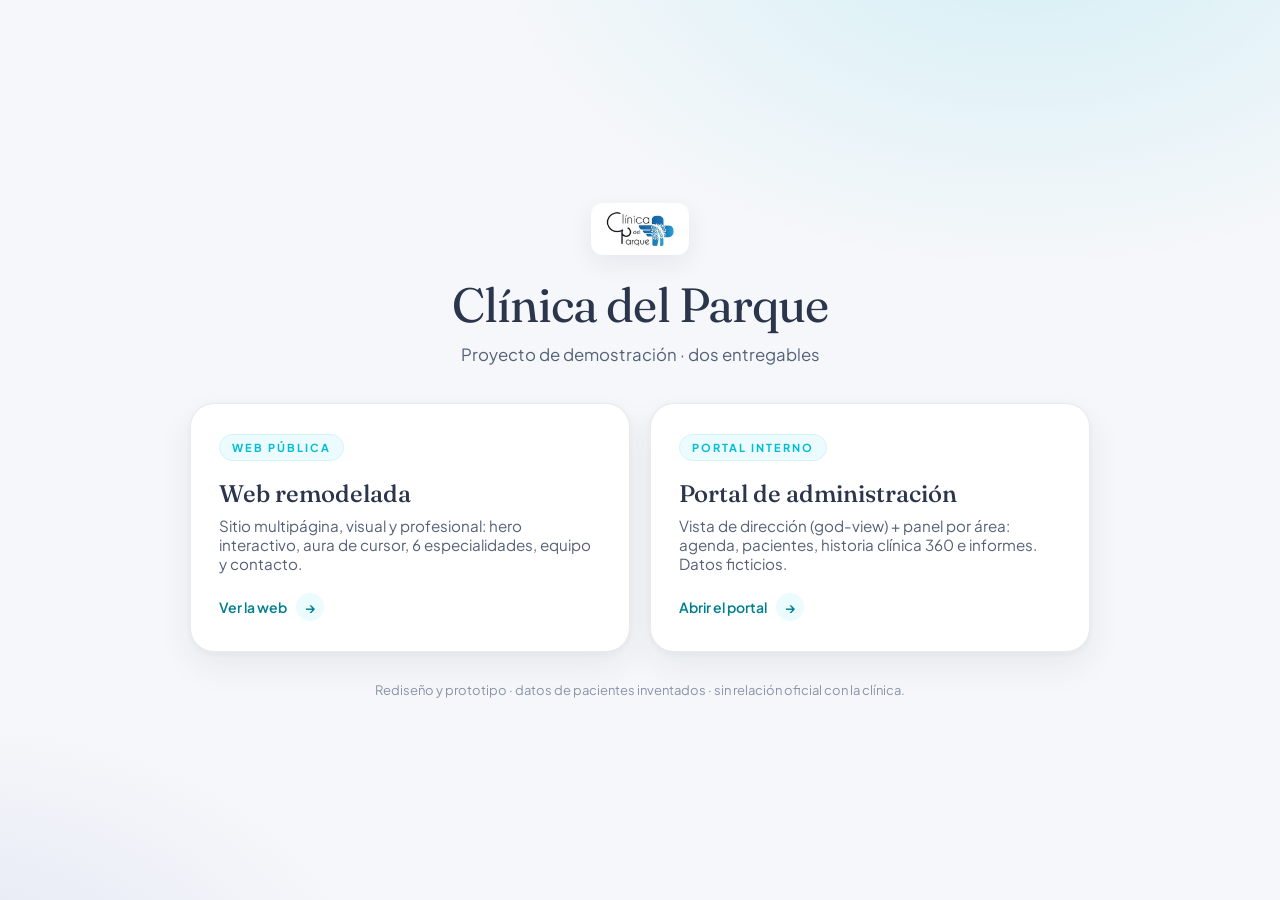
<file: index.html>
<!DOCTYPE html>
<html lang="es">
<head>
<meta charset="UTF-8">
<meta name="viewport" content="width=device-width, initial-scale=1">
<title>Clínica del Parque · Proyecto (web + portal)</title>
<link rel="preconnect" href="https://fonts.googleapis.com">
<link href="https://fonts.googleapis.com/css2?family=Fraunces:opsz,wght@9..144,400;9..144,500&family=Plus+Jakarta+Sans:wght@400;500;600;700&display=swap" rel="stylesheet">
<style>
  :root{--brand:#00BCD4;--navy:#2B354B;--ink:#1c2536;--ink2:#566178;--line:rgba(43,53,75,.1)}
  *{box-sizing:border-box;margin:0;padding:0}
  body{font-family:'Plus Jakarta Sans',system-ui,sans-serif;color:var(--ink);min-height:100vh;display:grid;place-items:center;padding:32px;
    background:radial-gradient(900px 600px at 80% -10%,rgba(0,188,212,.14),transparent 60%),radial-gradient(800px 500px at -5% 110%,rgba(63,81,181,.1),transparent 55%),#f5f7fa}
  .wrap{width:100%;max-width:900px}
  .head{text-align:center;margin-bottom:38px}
  .logo{height:52px;margin:0 auto 20px;display:block;background:#fff;border-radius:12px;padding:8px 12px;box-shadow:0 8px 24px rgba(43,53,75,.08)}
  h1{font-family:'Fraunces',serif;font-weight:400;font-size:clamp(2rem,5vw,3rem);color:var(--navy);letter-spacing:-.02em}
  .head p{color:var(--ink2);margin-top:10px;font-size:1.05rem}
  .cards{display:grid;grid-template-columns:1fr 1fr;gap:20px}
  @media(max-width:680px){.cards{grid-template-columns:1fr}}
  .card{background:#fff;border:1px solid var(--line);border-radius:24px;padding:30px 28px;text-decoration:none;color:inherit;
    box-shadow:0 2px 6px rgba(43,53,75,.04),0 14px 34px rgba(43,53,75,.07);transition:transform .5s cubic-bezier(.32,.72,0,1),box-shadow .5s}
  .card:hover{transform:translateY(-6px);box-shadow:0 20px 48px rgba(43,53,75,.14)}
  .tag{display:inline-block;font-size:11px;font-weight:700;letter-spacing:.18em;text-transform:uppercase;color:var(--brand);
    background:#ecfbfd;border:1px solid #d3f4f8;padding:6px 12px;border-radius:999px;margin-bottom:18px}
  .card h2{font-family:'Fraunces',serif;font-weight:500;font-size:1.5rem;color:var(--navy);margin-bottom:8px}
  .card p{color:var(--ink2);font-size:.95rem}
  .go{margin-top:20px;display:inline-flex;align-items:center;gap:9px;font-weight:600;font-size:14px;color:#017f92}
  .go .a{width:28px;height:28px;border-radius:50%;background:#ecfbfd;display:grid;place-items:center;transition:transform .4s}
  .card:hover .go .a{transform:translate(3px,-2px)}
  .note{text-align:center;margin-top:30px;font-size:13px;color:#8a94a6}
</style>
</head>
<body>
  <div class="wrap">
    <div class="head">
      <img class="logo" src="web/assets/logo.jpg" alt="Clínica del Parque">
      <h1>Clínica del Parque</h1>
      <p>Proyecto de demostración · dos entregables</p>
    </div>
    <div class="cards">
      <a class="card" href="web/index.html">
        <span class="tag">Web pública</span>
        <h2>Web remodelada</h2>
        <p>Sitio multipágina, visual y profesional: hero interactivo, aura de cursor, 6 especialidades, equipo y contacto.</p>
        <span class="go"><span>Ver la web</span><span class="a">→</span></span>
      </a>
      <a class="card" href="portal/index.html">
        <span class="tag">Portal interno</span>
        <h2>Portal de administración</h2>
        <p>Vista de dirección (god-view) + panel por área: agenda, pacientes, historia clínica 360 e informes. Datos ficticios.</p>
        <span class="go"><span>Abrir el portal</span><span class="a">→</span></span>
      </a>
    </div>
    <p class="note">Rediseño y prototipo · datos de pacientes inventados · sin relación oficial con la clínica.</p>
  </div>
</body>
</html>
</file>
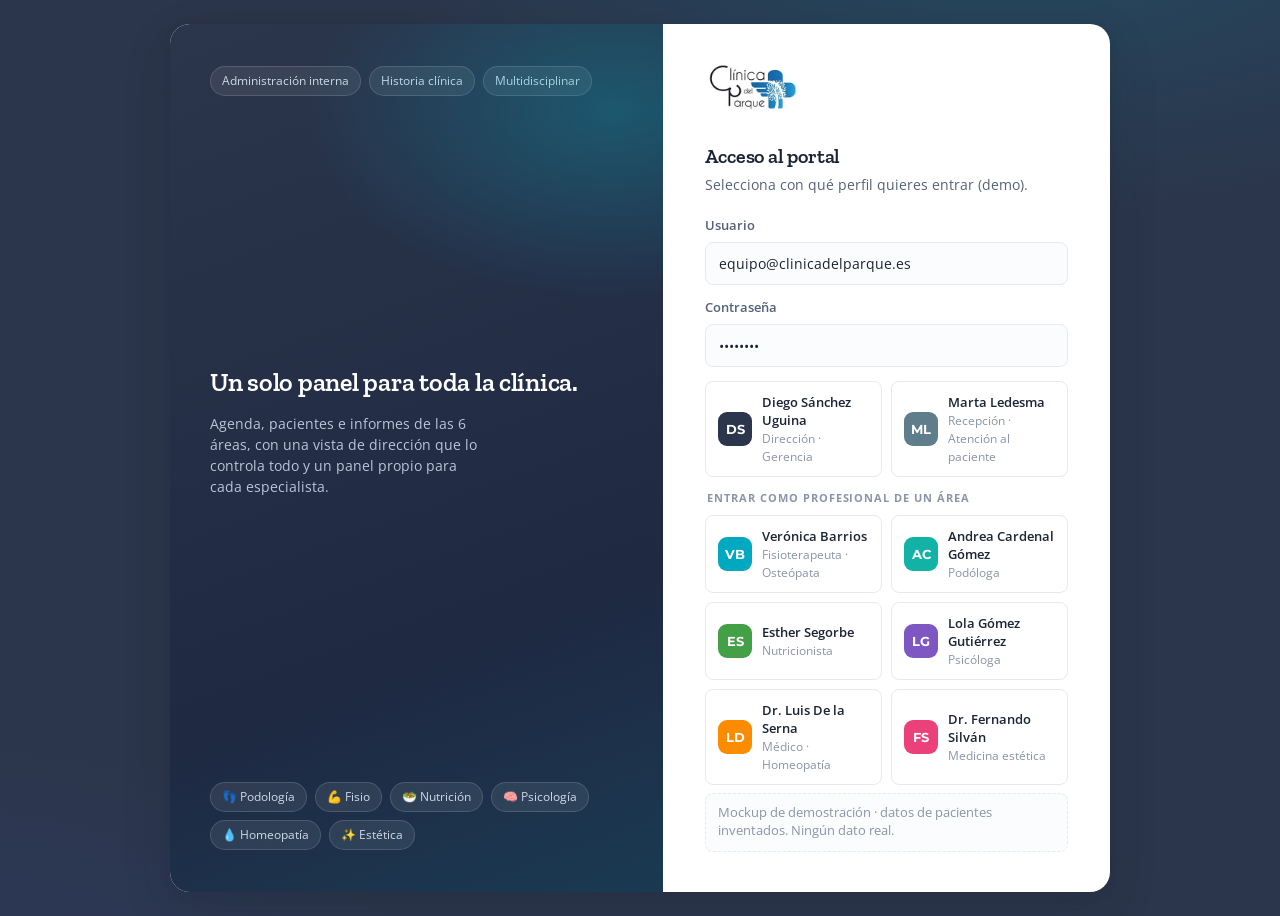
<file: portal/index.html>
<!DOCTYPE html>
<html lang="es">
<head>
  <meta charset="UTF-8" />
  <meta name="viewport" content="width=device-width, initial-scale=1.0" />
  <title>Clínica del Parque · Portal de administración</title>
  <link rel="preconnect" href="https://fonts.googleapis.com">
  <link rel="preconnect" href="https://fonts.gstatic.com" crossorigin>
  <link href="https://fonts.googleapis.com/css2?family=Zilla+Slab:wght@400;500;600;700&family=Open+Sans:wght@300;400;500;600;700&family=Montserrat:wght@400;500;600;700&display=swap" rel="stylesheet">
  <link rel="stylesheet" href="styles.css" />
</head>
<body>
  <div id="root"></div>
  <div id="drawer-root"></div>
  <div class="toast-wrap" id="toast-root"></div>

  <script src="data.js"></script>
  <script src="app.js"></script>
</body>
</html>
</file>
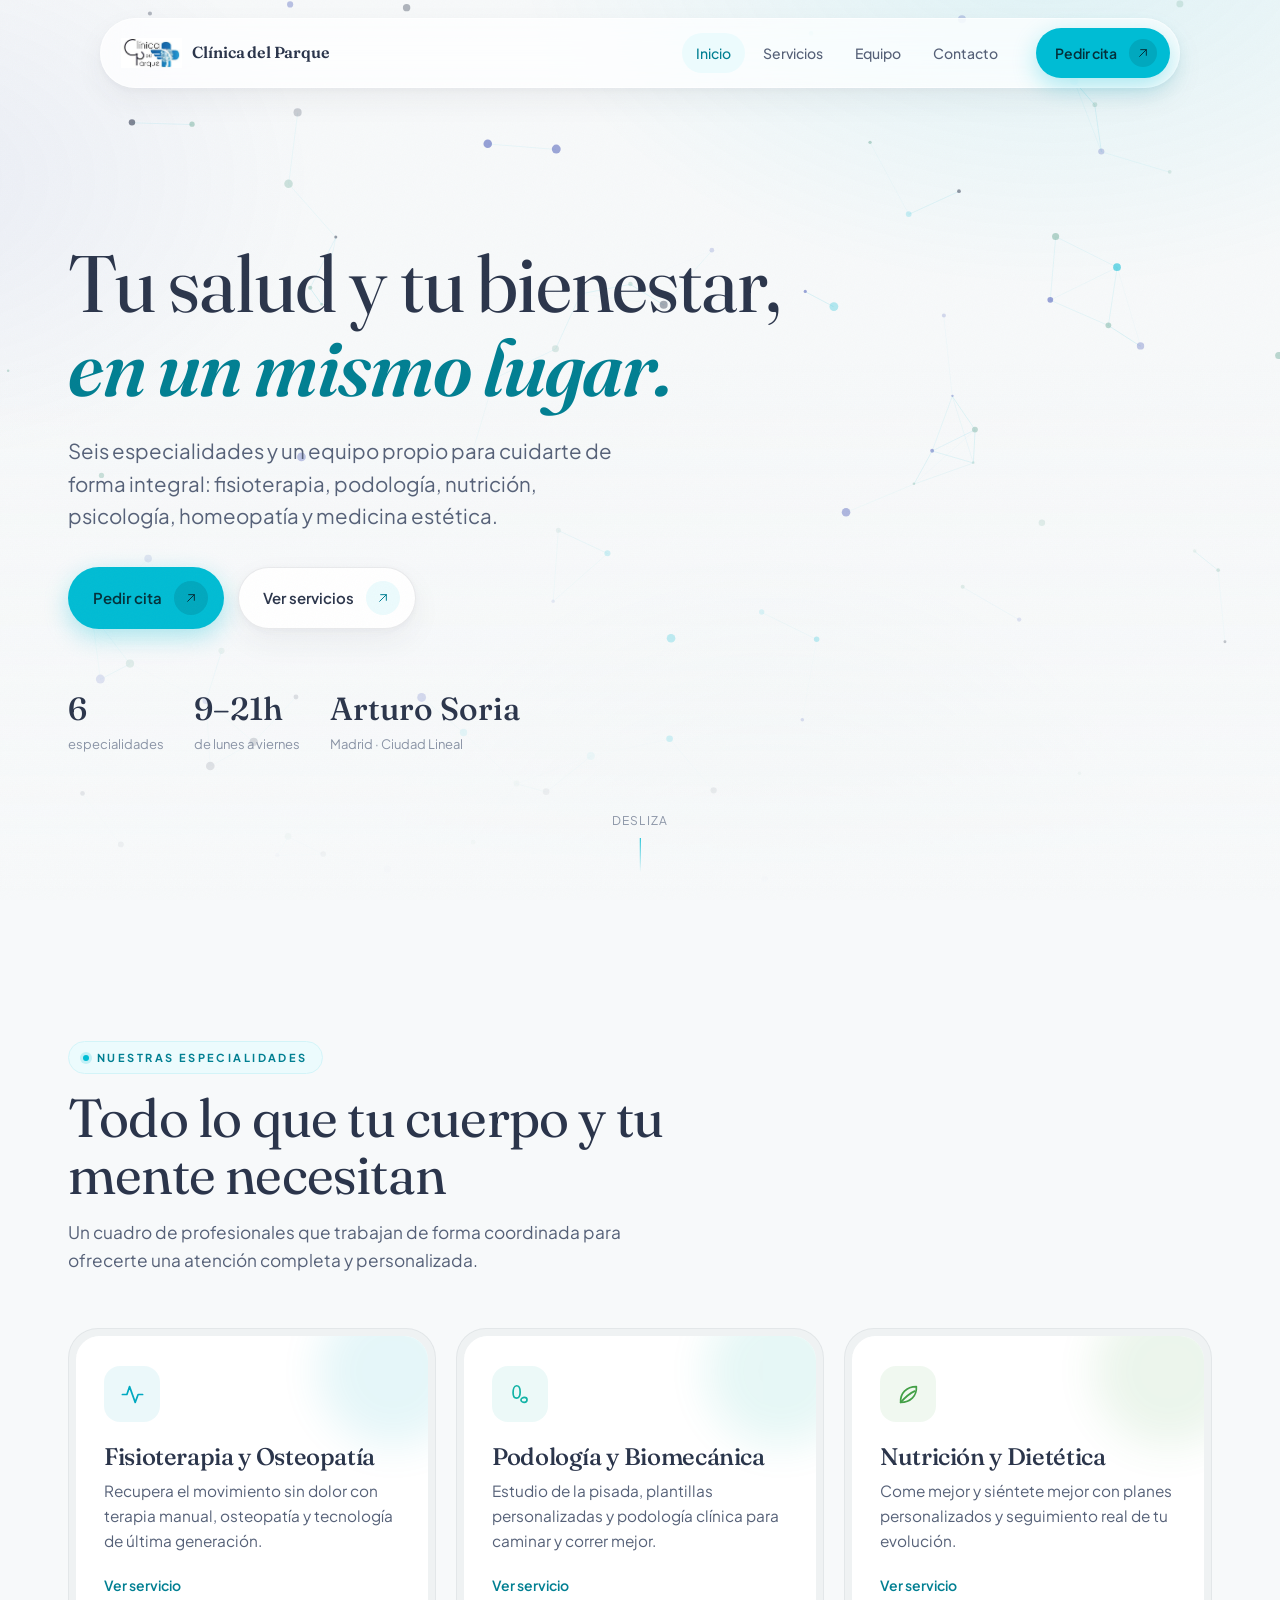
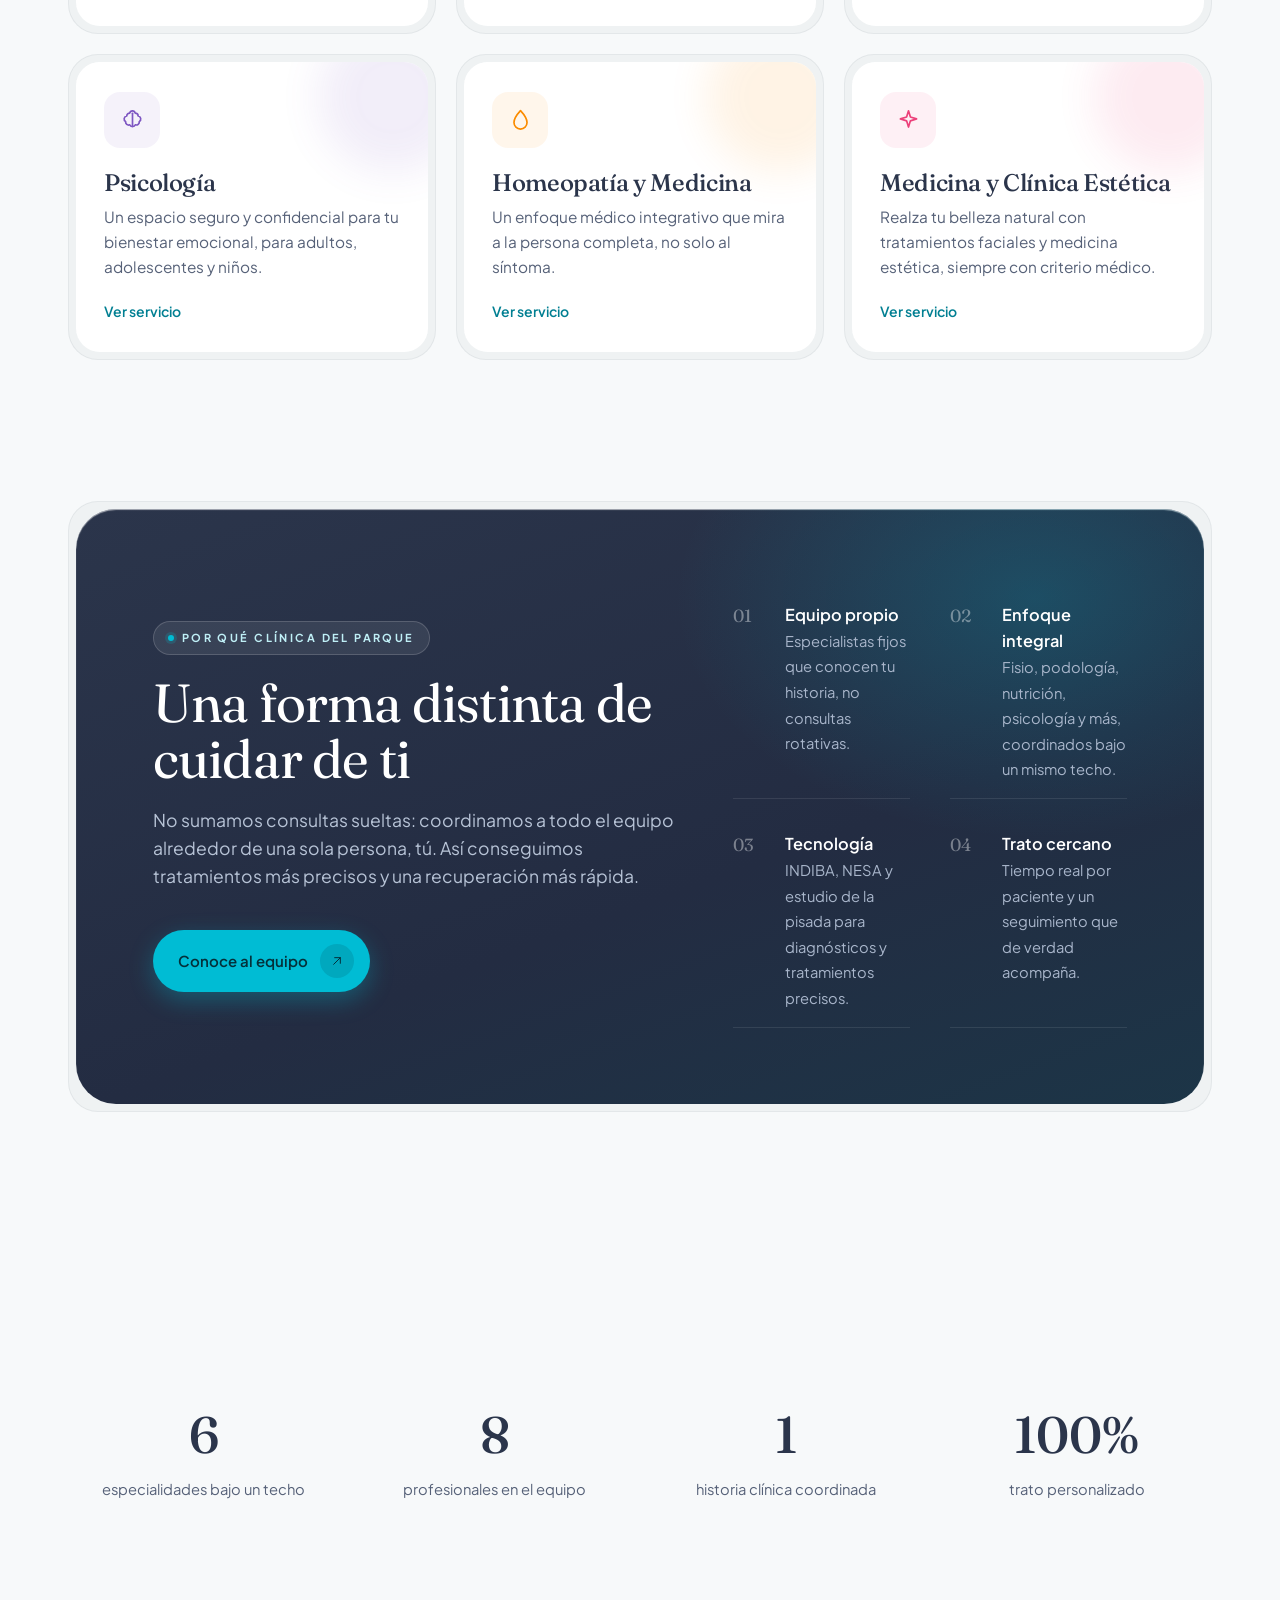
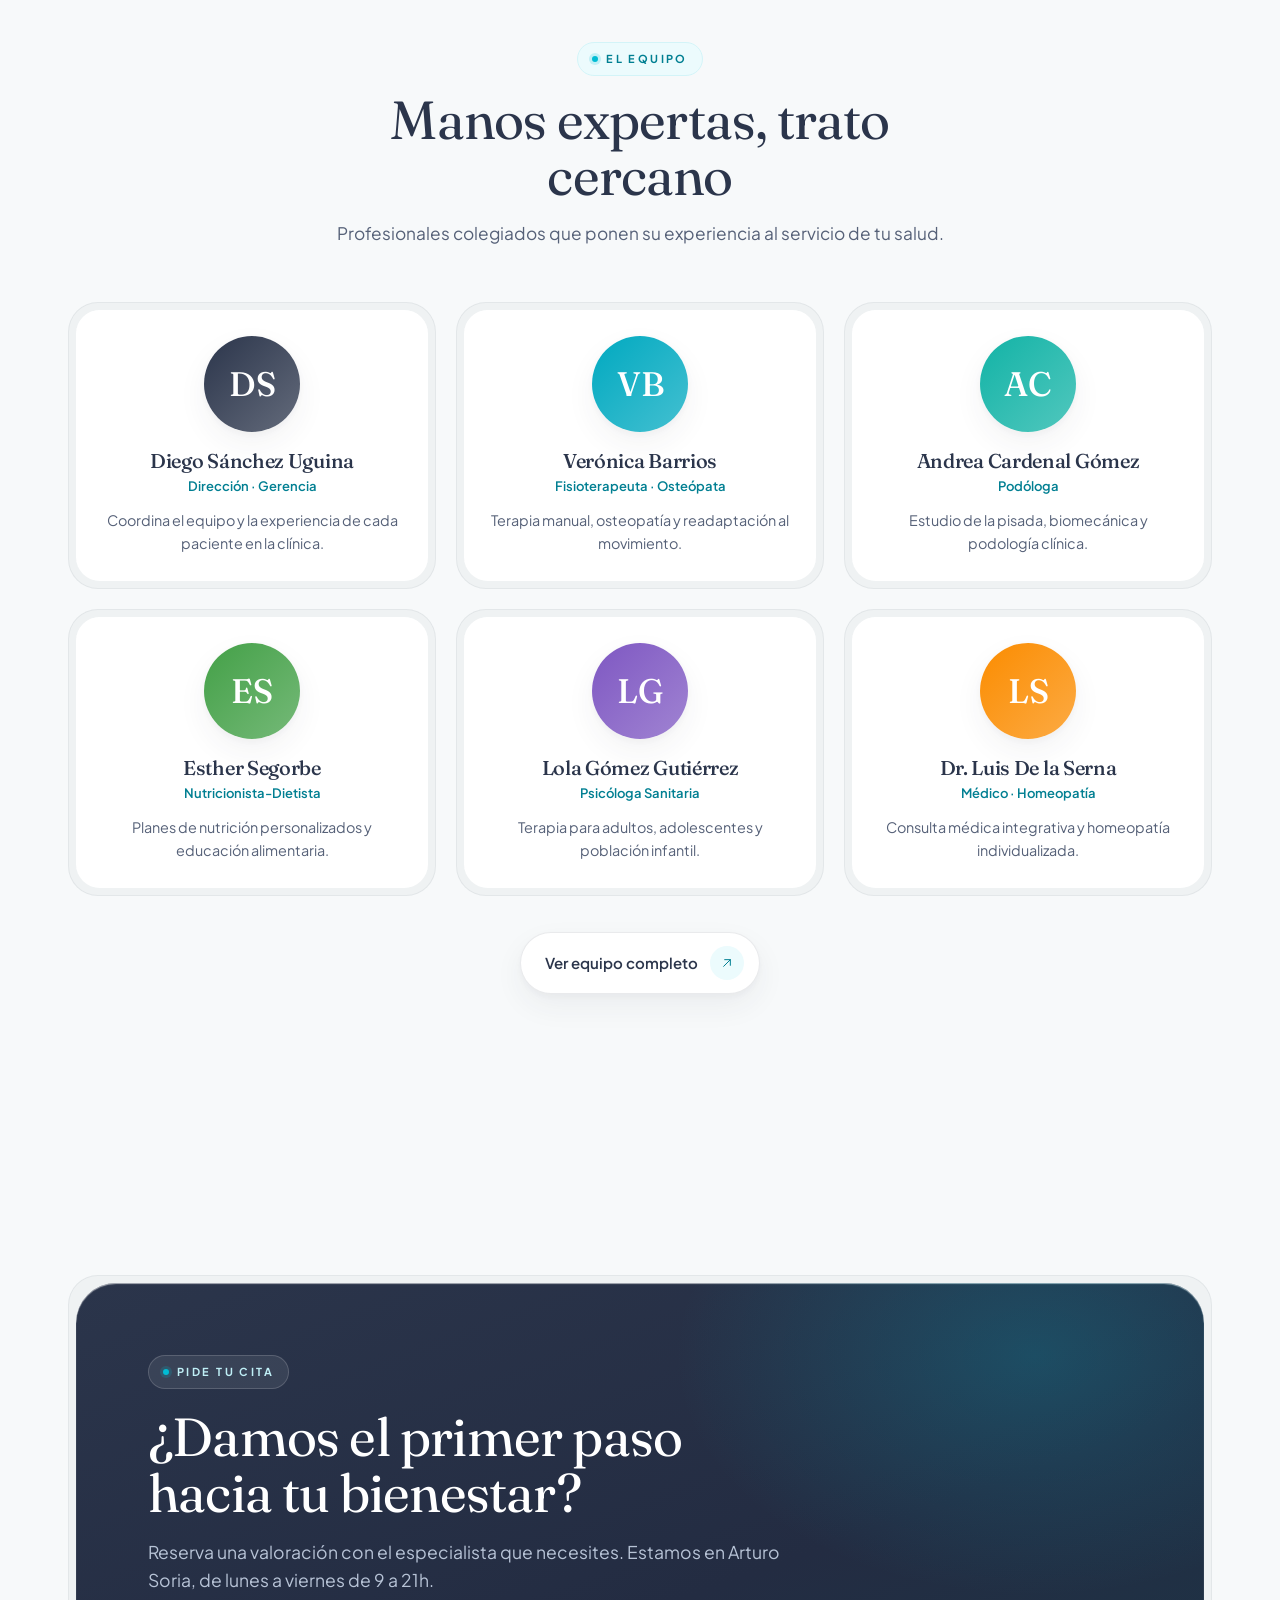
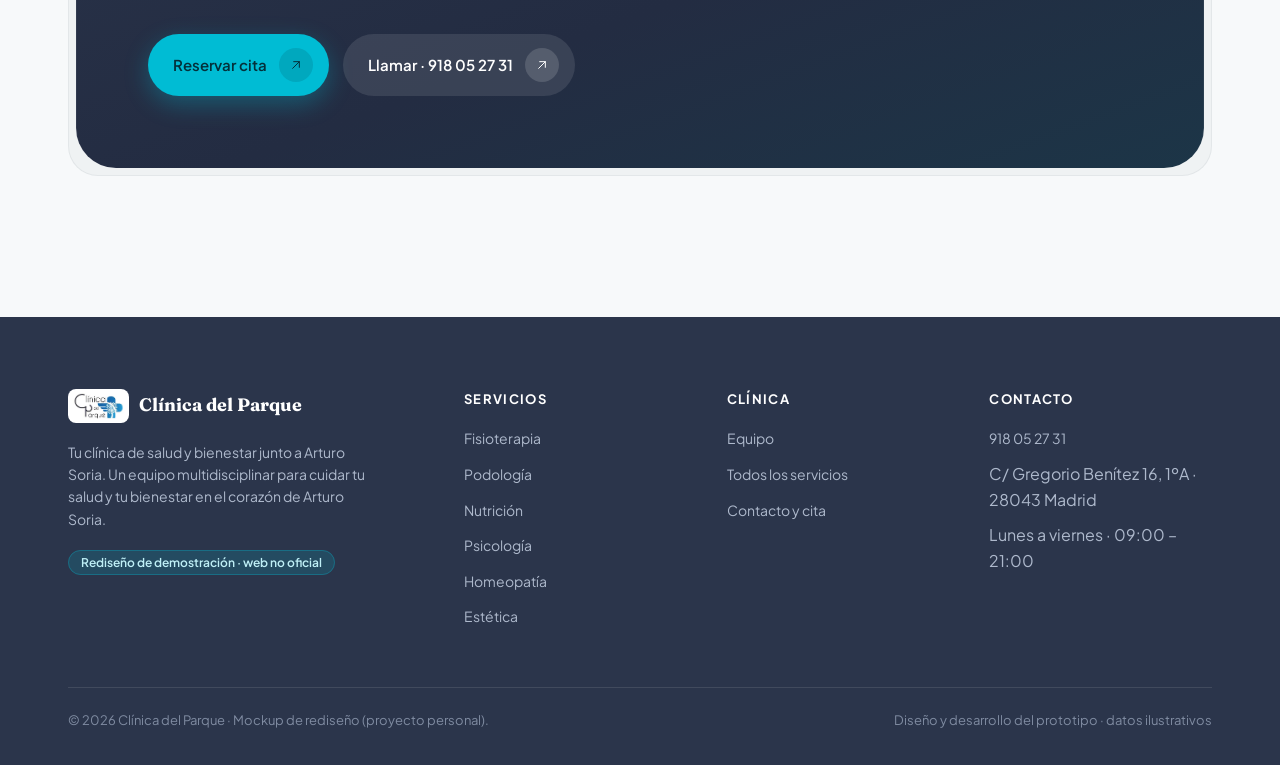
<file: web/index.html>
<!DOCTYPE html>
<html lang="es">
<head>
<meta charset="UTF-8">
<meta name="viewport" content="width=device-width, initial-scale=1">
<title>Clínica del Parque · Fisioterapia, podología, nutrición y más en Arturo Soria</title>
<meta name="description" content="Tu clínica de salud y bienestar junto a Arturo Soria. Fisioterapia, podología, nutrición, psicología, homeopatía y medicina estética en Arturo Soria, Madrid.">
<link rel="preconnect" href="https://fonts.googleapis.com">
<link rel="preconnect" href="https://fonts.gstatic.com" crossorigin>
<link href="https://fonts.googleapis.com/css2?family=Fraunces:ital,opsz,wght@0,9..144,400;0,9..144,500;1,9..144,400&family=Plus+Jakarta+Sans:wght@400;500;600;700&display=swap" rel="stylesheet">
<link rel="stylesheet" href="styles.css">
</head>
<body>

<div class="nav-wrap">
  <nav class="nav">
    <a class="nav-logo" href="index.html"><img src="assets/logo.jpg" alt="Clínica del Parque"><b>Clínica del Parque</b></a>
    <div class="nav-links"><a href="index.html" class="active">Inicio</a><a href="servicios.html" class="">Servicios</a><a href="equipo.html" class="">Equipo</a><a href="contacto.html" class="">Contacto</a></div>
    <div class="nav-cta"><a class="btn btn-primary" href="contacto.html">Pedir cita <span class="ic"><svg viewBox="0 0 24 24" fill="none" stroke="currentColor" stroke-width="1.5" stroke-linecap="round" stroke-linejoin="round"><path d="M7 17 17 7M8.5 7H17v8.5"/></svg></span></a></div>
    <button class="hamb" aria-label="Menú"><span></span><span></span></button>
  </nav>
</div>
<div class="menu-overlay"><a href="index.html">Inicio</a><a href="servicios.html">Servicios</a><a href="equipo.html">Equipo</a><a href="contacto.html">Contacto</a><a href="contacto.html">Pedir cita</a>
  <div class="mo-foot">918 05 27 31 · Gregorio Benítez 16 · Arturo Soria, Madrid</div>
</div>
<main>

<section class="hero">
  <canvas id="hero-canvas"></canvas>
  <div class="hero-veil"></div>
  <div class="container"><div class="hero-inner">
    <h1 class="display reveal in">Tu salud y tu bienestar, <span class="serif-italic kicker">en un mismo lugar.</span></h1>
    <p class="lead reveal in d1">Seis especialidades y un equipo propio para cuidarte de forma integral: fisioterapia, podología, nutrición, psicología, homeopatía y medicina estética.</p>
    <div class="hero-cta reveal in d2">
      <a class="btn btn-primary" href="contacto.html">Pedir cita <span class="ic"><svg viewBox="0 0 24 24" fill="none" stroke="currentColor" stroke-width="1.5" stroke-linecap="round" stroke-linejoin="round"><path d="M7 17 17 7M8.5 7H17v8.5"/></svg></span></a>
      <a class="btn btn-ghost" href="servicios.html">Ver servicios <span class="ic"><svg viewBox="0 0 24 24" fill="none" stroke="currentColor" stroke-width="1.5" stroke-linecap="round" stroke-linejoin="round"><path d="M7 17 17 7M8.5 7H17v8.5"/></svg></span></a>
    </div>
    <div class="hero-meta reveal in d3">
      <div class="hm"><b>6</b><span>especialidades</span></div>
      <div class="hm"><b>9–21h</b><span>de lunes a viernes</span></div>
      <div class="hm"><b>Arturo&nbsp;Soria</b><span>Madrid · Ciudad Lineal</span></div>
    </div>
  </div></div>
  <div class="scroll-hint"><span>Desliza</span><span class="ln"></span></div>
</section>

<section class="section"><div class="container">
  <div class="sec-head"><span class="eyebrow reveal"><span class="dot"></span>Nuestras especialidades</span>
    <h2 class="title reveal" style="margin-top:16px">Todo lo que tu cuerpo y tu mente necesitan</h2>
    <p class="reveal d1">Un cuadro de profesionales que trabajan de forma coordinada para ofrecerte una atención completa y personalizada.</p></div>
  <div class="svc-grid"><a class="bezel reveal d1" href="fisioterapia.html">
  <div class="core svc">
    <div class="glow" style="background:#00A9C0"></div>
    <div class="svc-ic" style="background:#00A9C014;color:#00A9C0"><svg viewBox="0 0 24 24" fill="none" stroke="currentColor" stroke-width="1.5" stroke-linecap="round" stroke-linejoin="round"><path d="M3 12h4l2.4-7 5 14L17 12h4"/></svg></div>
    <h3>Fisioterapia y Osteopatía</h3>
    <p>Recupera el movimiento sin dolor con terapia manual, osteopatía y tecnología de última generación.</p>
    <span class="svc-link">Ver servicio <span class="ar"><svg viewBox="0 0 24 24" fill="none" stroke="currentColor" stroke-width="1.5" stroke-linecap="round" stroke-linejoin="round"><path d="M7 17 17 7M8.5 7H17v8.5"/></svg></span></span>
  </div>
</a><a class="bezel reveal d2" href="podologia.html">
  <div class="core svc">
    <div class="glow" style="background:#12b3a6"></div>
    <div class="svc-ic" style="background:#12b3a614;color:#12b3a6"><svg viewBox="0 0 24 24" fill="none" stroke="currentColor" stroke-width="1.5" stroke-linecap="round" stroke-linejoin="round"><path d="M8.5 4.2c2.2 0 3.2 2.4 3.2 5.6 0 3-1.1 5.4-3.2 5.4S5.4 13 5.4 10.4 6.3 4.2 8.5 4.2Z"/><path d="M15.5 14.5c1.5 0 2.3 1 2.3 2.2s-.9 2.3-2.4 2.3-3-1-3-2.2 1.6-2.3 3.1-2.3Z"/></svg></div>
    <h3>Podología y Biomecánica</h3>
    <p>Estudio de la pisada, plantillas personalizadas y podología clínica para caminar y correr mejor.</p>
    <span class="svc-link">Ver servicio <span class="ar"><svg viewBox="0 0 24 24" fill="none" stroke="currentColor" stroke-width="1.5" stroke-linecap="round" stroke-linejoin="round"><path d="M7 17 17 7M8.5 7H17v8.5"/></svg></span></span>
  </div>
</a><a class="bezel reveal d3" href="nutricion.html">
  <div class="core svc">
    <div class="glow" style="background:#43a047"></div>
    <div class="svc-ic" style="background:#43a04714;color:#43a047"><svg viewBox="0 0 24 24" fill="none" stroke="currentColor" stroke-width="1.5" stroke-linecap="round" stroke-linejoin="round"><path d="M5 19c-.5-8 5-14 14-14 .5 8-5 14-14 14Z"/><path d="M5 19C9.5 14 13 11 17.5 9"/></svg></div>
    <h3>Nutrición y Dietética</h3>
    <p>Come mejor y siéntete mejor con planes personalizados y seguimiento real de tu evolución.</p>
    <span class="svc-link">Ver servicio <span class="ar"><svg viewBox="0 0 24 24" fill="none" stroke="currentColor" stroke-width="1.5" stroke-linecap="round" stroke-linejoin="round"><path d="M7 17 17 7M8.5 7H17v8.5"/></svg></span></span>
  </div>
</a><a class="bezel reveal d1" href="psicologia.html">
  <div class="core svc">
    <div class="glow" style="background:#7E57C2"></div>
    <div class="svc-ic" style="background:#7E57C214;color:#7E57C2"><svg viewBox="0 0 24 24" fill="none" stroke="currentColor" stroke-width="1.5" stroke-linecap="round" stroke-linejoin="round"><path d="M9.5 5.4A2.6 2.6 0 0 0 6.9 8a2.7 2.7 0 0 0-1 5 2.6 2.6 0 0 0 3.6 2.8 2.7 2.7 0 0 0 5 0A2.6 2.6 0 0 0 18 13a2.7 2.7 0 0 0-1-5 2.6 2.6 0 0 0-2.6-2.6 2.5 2.5 0 0 0-4.9 0Z"/><path d="M12 5.6v11"/></svg></div>
    <h3>Psicología</h3>
    <p>Un espacio seguro y confidencial para tu bienestar emocional, para adultos, adolescentes y niños.</p>
    <span class="svc-link">Ver servicio <span class="ar"><svg viewBox="0 0 24 24" fill="none" stroke="currentColor" stroke-width="1.5" stroke-linecap="round" stroke-linejoin="round"><path d="M7 17 17 7M8.5 7H17v8.5"/></svg></span></span>
  </div>
</a><a class="bezel reveal d2" href="homeopatia.html">
  <div class="core svc">
    <div class="glow" style="background:#FB8C00"></div>
    <div class="svc-ic" style="background:#FB8C0014;color:#FB8C00"><svg viewBox="0 0 24 24" fill="none" stroke="currentColor" stroke-width="1.5" stroke-linecap="round" stroke-linejoin="round"><path d="M12 3.2s5.8 6.3 5.8 10.6a5.8 5.8 0 0 1-11.6 0C6.2 9.5 12 3.2 12 3.2Z"/></svg></div>
    <h3>Homeopatía y Medicina</h3>
    <p>Un enfoque médico integrativo que mira a la persona completa, no solo al síntoma.</p>
    <span class="svc-link">Ver servicio <span class="ar"><svg viewBox="0 0 24 24" fill="none" stroke="currentColor" stroke-width="1.5" stroke-linecap="round" stroke-linejoin="round"><path d="M7 17 17 7M8.5 7H17v8.5"/></svg></span></span>
  </div>
</a><a class="bezel reveal d3" href="estetica.html">
  <div class="core svc">
    <div class="glow" style="background:#EC407A"></div>
    <div class="svc-ic" style="background:#EC407A14;color:#EC407A"><svg viewBox="0 0 24 24" fill="none" stroke="currentColor" stroke-width="1.5" stroke-linecap="round" stroke-linejoin="round"><path d="m12 3.4 1.7 5.5 5.5 1.7-5.5 1.7L12 17.8l-1.7-5.5L4.8 10.6l5.5-1.7L12 3.4Z"/></svg></div>
    <h3>Medicina y Clínica Estética</h3>
    <p>Realza tu belleza natural con tratamientos faciales y medicina estética, siempre con criterio médico.</p>
    <span class="svc-link">Ver servicio <span class="ar"><svg viewBox="0 0 24 24" fill="none" stroke="currentColor" stroke-width="1.5" stroke-linecap="round" stroke-linejoin="round"><path d="M7 17 17 7M8.5 7H17v8.5"/></svg></span></span>
  </div>
</a></div>
</div></section>

<section class="section" style="padding-top:0"><div class="container">
  <div class="bezel reveal"><div class="core band-dark" style="padding:clamp(44px,6vw,80px)">
    <div class="split" style="align-items:center;gap:48px;position:relative">
      <div>
        <span class="eyebrow light"><span class="dot"></span>Por qué Clínica del Parque</span>
        <h2 class="title" style="margin:20px 0 18px">Una forma distinta de cuidar de ti</h2>
        <p style="font-size:1.1rem">No sumamos consultas sueltas: coordinamos a todo el equipo alrededor de una sola persona, tú. Así conseguimos tratamientos más precisos y una recuperación más rápida.</p>
        <div class="mt-cta"><a class="btn btn-primary" href="equipo.html">Conoce al equipo <span class="ic"><svg viewBox="0 0 24 24" fill="none" stroke="currentColor" stroke-width="1.5" stroke-linecap="round" stroke-linejoin="round"><path d="M7 17 17 7M8.5 7H17v8.5"/></svg></span></a></div>
      </div>
      <div class="feat"><div class="fi"><span class="fn">01</span><div><b>Equipo propio</b><span>Especialistas fijos que conocen tu historia, no consultas rotativas.</span></div></div><div class="fi"><span class="fn">02</span><div><b>Enfoque integral</b><span>Fisio, podología, nutrición, psicología y más, coordinados bajo un mismo techo.</span></div></div><div class="fi"><span class="fn">03</span><div><b>Tecnología</b><span>INDIBA, NESA y estudio de la pisada para diagnósticos y tratamientos precisos.</span></div></div><div class="fi"><span class="fn">04</span><div><b>Trato cercano</b><span>Tiempo real por paciente y un seguimiento que de verdad acompaña.</span></div></div></div>
    </div>
  </div></div>
</div></section>

<section class="section"><div class="container">
  <div class="stats">
    <div class="st reveal"><b>6</b><span>especialidades bajo un techo</span></div>
    <div class="st reveal d1"><b>8</b><span>profesionales en el equipo</span></div>
    <div class="st reveal d2"><b>1</b><span>historia clínica coordinada</span></div>
    <div class="st reveal d3"><b>100%</b><span>trato personalizado</span></div>
  </div>
</div></section>

<section class="section" style="padding-top:0"><div class="container">
  <div class="sec-head center"><span class="eyebrow reveal"><span class="dot"></span>El equipo</span>
    <h2 class="title reveal" style="margin-top:16px">Manos expertas, trato cercano</h2>
    <p class="reveal d1">Profesionales colegiados que ponen su experiencia al servicio de tu salud.</p></div>
  <div class="team-grid"><div class="bezel reveal d1"><div class="core member">
    <div class="ph" style="background:linear-gradient(135deg,#2B354B,#2B354Bbb)">DS</div>
    <h3>Diego Sánchez Uguina</h3><div class="role">Dirección · Gerencia</div><p>Coordina el equipo y la experiencia de cada paciente en la clínica.</p>
  </div></div><div class="bezel reveal d2"><div class="core member">
    <div class="ph" style="background:linear-gradient(135deg,#00A9C0,#00A9C0bb)">VB</div>
    <h3>Verónica Barrios</h3><div class="role">Fisioterapeuta · Osteópata</div><p>Terapia manual, osteopatía y readaptación al movimiento.</p>
  </div></div><div class="bezel reveal d3"><div class="core member">
    <div class="ph" style="background:linear-gradient(135deg,#12b3a6,#12b3a6bb)">AC</div>
    <h3>Andrea Cardenal Gómez</h3><div class="role">Podóloga</div><p>Estudio de la pisada, biomecánica y podología clínica.</p>
  </div></div><div class="bezel reveal d1"><div class="core member">
    <div class="ph" style="background:linear-gradient(135deg,#43a047,#43a047bb)">ES</div>
    <h3>Esther Segorbe</h3><div class="role">Nutricionista-Dietista</div><p>Planes de nutrición personalizados y educación alimentaria.</p>
  </div></div><div class="bezel reveal d2"><div class="core member">
    <div class="ph" style="background:linear-gradient(135deg,#7E57C2,#7E57C2bb)">LG</div>
    <h3>Lola Gómez Gutiérrez</h3><div class="role">Psicóloga Sanitaria</div><p>Terapia para adultos, adolescentes y población infantil.</p>
  </div></div><div class="bezel reveal d3"><div class="core member">
    <div class="ph" style="background:linear-gradient(135deg,#FB8C00,#FB8C00bb)">LS</div>
    <h3>Dr. Luis De la Serna</h3><div class="role">Médico · Homeopatía</div><p>Consulta médica integrativa y homeopatía individualizada.</p>
  </div></div></div>
  <div class="mt-cta center" style="margin-top:36px"><a class="btn btn-ghost" href="equipo.html">Ver equipo completo <span class="ic"><svg viewBox="0 0 24 24" fill="none" stroke="currentColor" stroke-width="1.5" stroke-linecap="round" stroke-linejoin="round"><path d="M7 17 17 7M8.5 7H17v8.5"/></svg></span></a></div>
</div></section>


<section class="section"><div class="container">
  <div class="bezel reveal"><div class="core band-dark" style="padding:clamp(40px,6vw,72px)">
    <div style="max-width:640px;position:relative">
      <span class="eyebrow light"><span class="dot"></span>Pide tu cita</span>
      <h2 class="title" style="margin:20px 0 16px">¿Damos el primer paso hacia tu bienestar?</h2>
      <p style="font-size:1.1rem">Reserva una valoración con el especialista que necesites. Estamos en Arturo Soria, de lunes a viernes de 9 a 21h.</p>
      <div class="mt-cta">
        <a class="btn btn-primary" href="contacto.html">Reservar cita <span class="ic"><svg viewBox="0 0 24 24" fill="none" stroke="currentColor" stroke-width="1.5" stroke-linecap="round" stroke-linejoin="round"><path d="M7 17 17 7M8.5 7H17v8.5"/></svg></span></a>
        <a class="btn btn-dark" href="tel:+34918052731" style="background:rgba(255,255,255,.1)">Llamar · 918 05 27 31 <span class="ic"><svg viewBox="0 0 24 24" fill="none" stroke="currentColor" stroke-width="1.5" stroke-linecap="round" stroke-linejoin="round"><path d="M7 17 17 7M8.5 7H17v8.5"/></svg></span></a>
      </div>
    </div>
  </div></div>
</div></section>

</main>

<footer class="site">
  <div class="container">
    <div class="f-grid">
      <div>
        <div class="fl-logo"><img src="assets/logo.jpg" alt="" style="height:34px;background:#fff;border-radius:8px;padding:4px"><b>Clínica del Parque</b></div>
        <p>Tu clínica de salud y bienestar junto a Arturo Soria. Un equipo multidisciplinar para cuidar tu salud y tu bienestar en el corazón de Arturo Soria.</p>
        <div style="margin-top:18px"><span class="demo-badge">Rediseño de demostración · web no oficial</span></div>
      </div>
      <div><h4>Servicios</h4><ul><li><a href="fisioterapia.html">Fisioterapia</a></li><li><a href="podologia.html">Podología</a></li><li><a href="nutricion.html">Nutrición</a></li><li><a href="psicologia.html">Psicología</a></li><li><a href="homeopatia.html">Homeopatía</a></li><li><a href="estetica.html">Estética</a></li></ul></div>
      <div><h4>Clínica</h4><ul>
        <li><a href="equipo.html">Equipo</a></li>
        <li><a href="servicios.html">Todos los servicios</a></li>
        <li><a href="contacto.html">Contacto y cita</a></li>
      </ul></div>
      <div><h4>Contacto</h4><ul>
        <li><a href="tel:+34918052731">918 05 27 31</a></li>
        <li>C/ Gregorio Benítez 16, 1ºA · 28043 Madrid</li>
        <li>Lunes a viernes · 09:00 – 21:00</li>
      </ul></div>
    </div>
    <div class="f-bottom">
      <span>© <span data-year>2026</span> Clínica del Parque · Mockup de rediseño (proyecto personal).</span>
      <span>Diseño y desarrollo del prototipo · datos ilustrativos</span>
    </div>
  </div>
</footer>
<script src="main.js"></script>
</body>
</html>
</file>
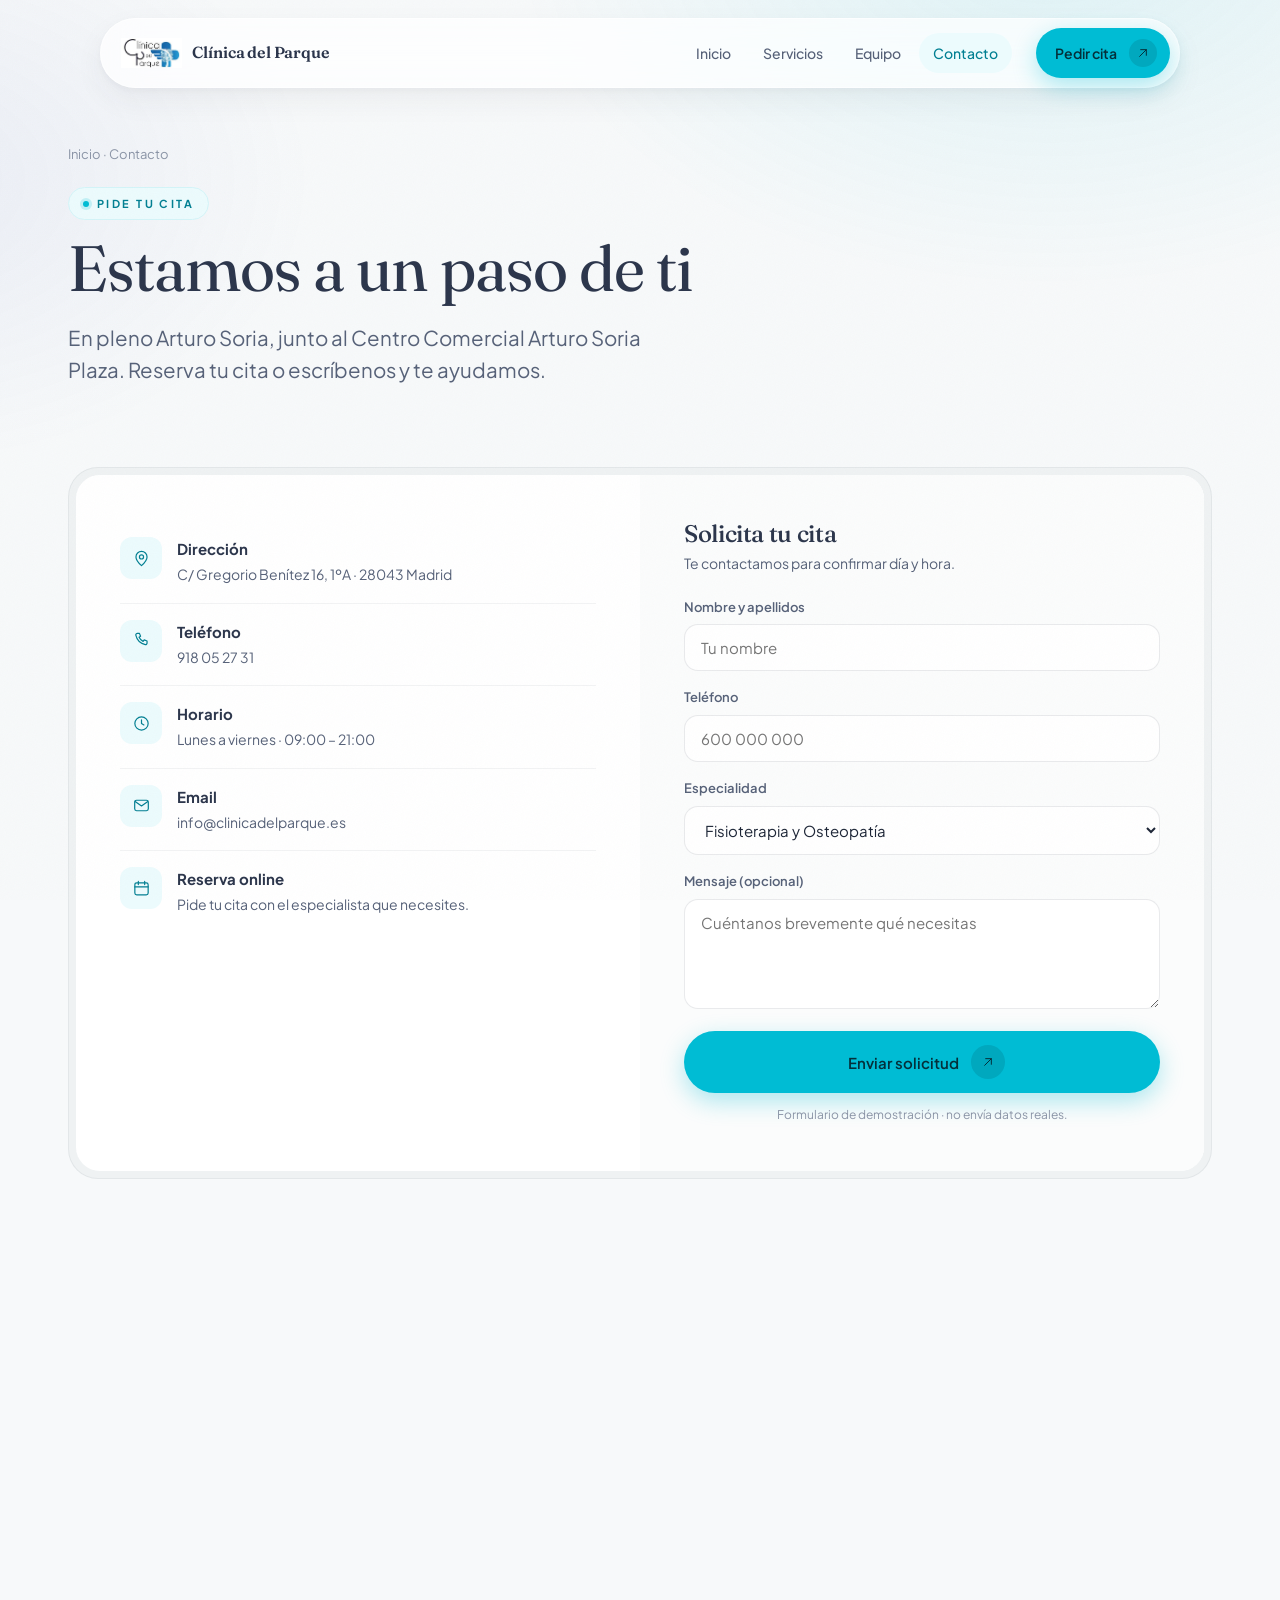
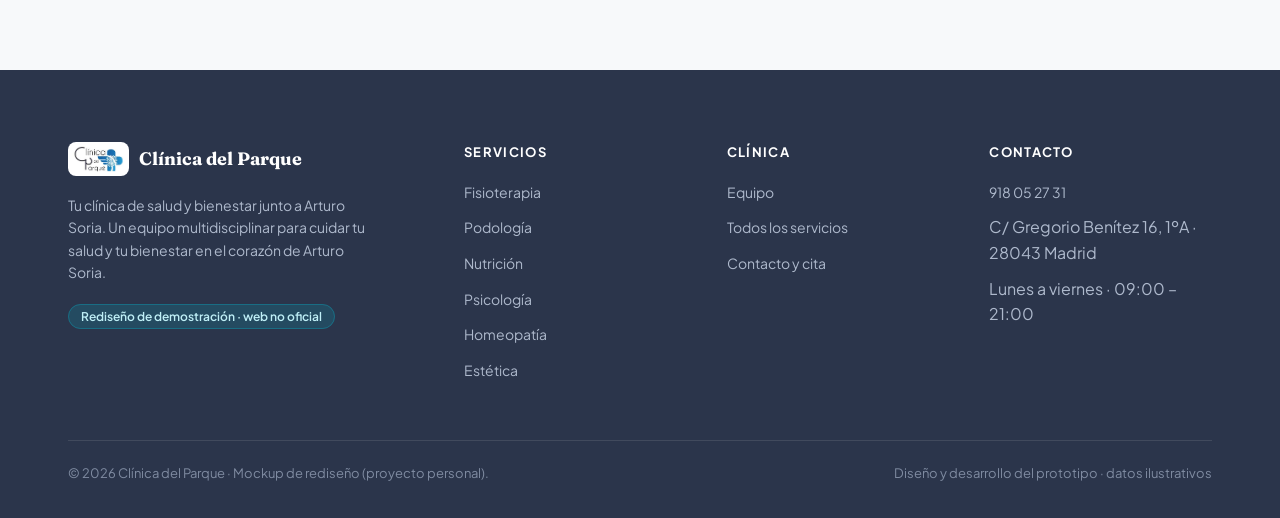
<file: web/contacto.html>
<!DOCTYPE html>
<html lang="es">
<head>
<meta charset="UTF-8">
<meta name="viewport" content="width=device-width, initial-scale=1">
<title>Contacto y cita · Clínica del Parque</title>
<meta name="description" content="Pide tu cita en Clínica del Parque. C/ Gregorio Benítez 16, 1ºA · 28043 Madrid. Teléfono 918 05 27 31.">
<link rel="preconnect" href="https://fonts.googleapis.com">
<link rel="preconnect" href="https://fonts.gstatic.com" crossorigin>
<link href="https://fonts.googleapis.com/css2?family=Fraunces:ital,opsz,wght@0,9..144,400;0,9..144,500;1,9..144,400&family=Plus+Jakarta+Sans:wght@400;500;600;700&display=swap" rel="stylesheet">
<link rel="stylesheet" href="styles.css">
</head>
<body>

<div class="nav-wrap">
  <nav class="nav">
    <a class="nav-logo" href="index.html"><img src="assets/logo.jpg" alt="Clínica del Parque"><b>Clínica del Parque</b></a>
    <div class="nav-links"><a href="index.html" class="">Inicio</a><a href="servicios.html" class="">Servicios</a><a href="equipo.html" class="">Equipo</a><a href="contacto.html" class="active">Contacto</a></div>
    <div class="nav-cta"><a class="btn btn-primary" href="contacto.html">Pedir cita <span class="ic"><svg viewBox="0 0 24 24" fill="none" stroke="currentColor" stroke-width="1.5" stroke-linecap="round" stroke-linejoin="round"><path d="M7 17 17 7M8.5 7H17v8.5"/></svg></span></a></div>
    <button class="hamb" aria-label="Menú"><span></span><span></span></button>
  </nav>
</div>
<div class="menu-overlay"><a href="index.html">Inicio</a><a href="servicios.html">Servicios</a><a href="equipo.html">Equipo</a><a href="contacto.html">Contacto</a><a href="contacto.html">Pedir cita</a>
  <div class="mo-foot">918 05 27 31 · Gregorio Benítez 16 · Arturo Soria, Madrid</div>
</div>
<main>

<section class="page-hero"><div class="container">
  <div class="breadcrumb"><a href="index.html">Inicio</a> · Contacto</div>
  <span class="eyebrow reveal in"><span class="dot"></span>Pide tu cita</span>
  <h1 class="reveal in">Estamos a un paso de ti</h1>
  <p class="lead reveal in d1">En pleno Arturo Soria, junto al Centro Comercial Arturo Soria Plaza. Reserva tu cita o escríbenos y te ayudamos.</p>
</div></section>
<section class="section" style="padding-top:20px"><div class="container">
  <div class="bezel reveal"><div class="core contact-card">
    <div class="contact-info">
      <div class="ci"><div class="cic"><svg viewBox="0 0 24 24" fill="none" stroke="currentColor" stroke-width="1.5" stroke-linecap="round" stroke-linejoin="round"><path d="M12 21s7-6.3 7-11a7 7 0 1 0-14 0c0 4.7 7 11 7 11Z"/><circle cx="12" cy="10" r="2.6"/></svg></div><div><b>Dirección</b><span>C/ Gregorio Benítez 16, 1ºA · 28043 Madrid</span></div></div>
      <div class="ci"><div class="cic"><svg viewBox="0 0 24 24" fill="none" stroke="currentColor" stroke-width="1.5" stroke-linecap="round" stroke-linejoin="round"><path d="M6.8 3h2.6l1.4 3.6-1.9 1.4a11.5 11.5 0 0 0 5.1 5.1l1.4-1.9L19 12.6v2.6a2 2 0 0 1-2.2 2A16 16 0 0 1 4.8 5.2 2 2 0 0 1 6.8 3Z"/></svg></div><div><b>Teléfono</b><span><a href="tel:+34918052731">918 05 27 31</a></span></div></div>
      <div class="ci"><div class="cic"><svg viewBox="0 0 24 24" fill="none" stroke="currentColor" stroke-width="1.5" stroke-linecap="round" stroke-linejoin="round"><circle cx="12" cy="12" r="8.4"/><path d="M12 7.5V12l3 1.8"/></svg></div><div><b>Horario</b><span>Lunes a viernes · 09:00 – 21:00</span></div></div>
      <div class="ci"><div class="cic"><svg viewBox="0 0 24 24" fill="none" stroke="currentColor" stroke-width="1.5" stroke-linecap="round" stroke-linejoin="round"><rect x="3.4" y="5.4" width="17.2" height="13.2" rx="2.4"/><path d="m4 7 8 5.6L20 7"/></svg></div><div><b>Email</b><span>info@clinicadelparque.es</span></div></div>
      <div class="ci"><div class="cic"><svg viewBox="0 0 24 24" fill="none" stroke="currentColor" stroke-width="1.5" stroke-linecap="round" stroke-linejoin="round"><rect x="3.6" y="5" width="16.8" height="15" rx="2.4"/><path d="M8 3v4M16 3v4M3.6 10h16.8"/></svg></div><div><b>Reserva online</b><span>Pide tu cita con el especialista que necesites.</span></div></div>
    </div>
    <div class="contact-form">
      <h3 style="font-size:1.5rem;margin-bottom:6px">Solicita tu cita</h3>
      <p style="color:var(--ink-2);font-size:14px;margin-bottom:22px">Te contactamos para confirmar día y hora.</p>
      <form data-demo>
        <div class="field"><label>Nombre y apellidos</label><input required placeholder="Tu nombre"></div>
        <div class="field"><label>Teléfono</label><input required placeholder="600 000 000"></div>
        <div class="field"><label>Especialidad</label><select><option>Fisioterapia y Osteopatía</option><option>Podología y Biomecánica</option><option>Nutrición y Dietética</option><option>Psicología</option><option>Homeopatía y Medicina</option><option>Medicina y Clínica Estética</option></select></div>
        <div class="field"><label>Mensaje (opcional)</label><textarea placeholder="Cuéntanos brevemente qué necesitas"></textarea></div>
        <button type="submit" class="btn btn-primary" style="width:100%;justify-content:center"><span class="lbl">Enviar solicitud</span> <span class="ic"><svg viewBox="0 0 24 24" fill="none" stroke="currentColor" stroke-width="1.5" stroke-linecap="round" stroke-linejoin="round"><path d="M7 17 17 7M8.5 7H17v8.5"/></svg></span></button>
        <p style="color:var(--ink-3);font-size:12px;margin-top:12px;text-align:center">Formulario de demostración · no envía datos reales.</p>
      </form>
    </div>
  </div></div>
  <div style="margin-top:24px" class="reveal">
    <iframe class="map-embed" loading="lazy" referrerpolicy="no-referrer-when-downgrade"
      src="https://www.google.com/maps?q=Calle%20Gregorio%20Ben%C3%ADtez%2016%2C%20Madrid&output=embed"></iframe>
  </div>
</div></section>

</main>

<footer class="site">
  <div class="container">
    <div class="f-grid">
      <div>
        <div class="fl-logo"><img src="assets/logo.jpg" alt="" style="height:34px;background:#fff;border-radius:8px;padding:4px"><b>Clínica del Parque</b></div>
        <p>Tu clínica de salud y bienestar junto a Arturo Soria. Un equipo multidisciplinar para cuidar tu salud y tu bienestar en el corazón de Arturo Soria.</p>
        <div style="margin-top:18px"><span class="demo-badge">Rediseño de demostración · web no oficial</span></div>
      </div>
      <div><h4>Servicios</h4><ul><li><a href="fisioterapia.html">Fisioterapia</a></li><li><a href="podologia.html">Podología</a></li><li><a href="nutricion.html">Nutrición</a></li><li><a href="psicologia.html">Psicología</a></li><li><a href="homeopatia.html">Homeopatía</a></li><li><a href="estetica.html">Estética</a></li></ul></div>
      <div><h4>Clínica</h4><ul>
        <li><a href="equipo.html">Equipo</a></li>
        <li><a href="servicios.html">Todos los servicios</a></li>
        <li><a href="contacto.html">Contacto y cita</a></li>
      </ul></div>
      <div><h4>Contacto</h4><ul>
        <li><a href="tel:+34918052731">918 05 27 31</a></li>
        <li>C/ Gregorio Benítez 16, 1ºA · 28043 Madrid</li>
        <li>Lunes a viernes · 09:00 – 21:00</li>
      </ul></div>
    </div>
    <div class="f-bottom">
      <span>© <span data-year>2026</span> Clínica del Parque · Mockup de rediseño (proyecto personal).</span>
      <span>Diseño y desarrollo del prototipo · datos ilustrativos</span>
    </div>
  </div>
</footer>
<script src="main.js"></script>
</body>
</html>
</file>
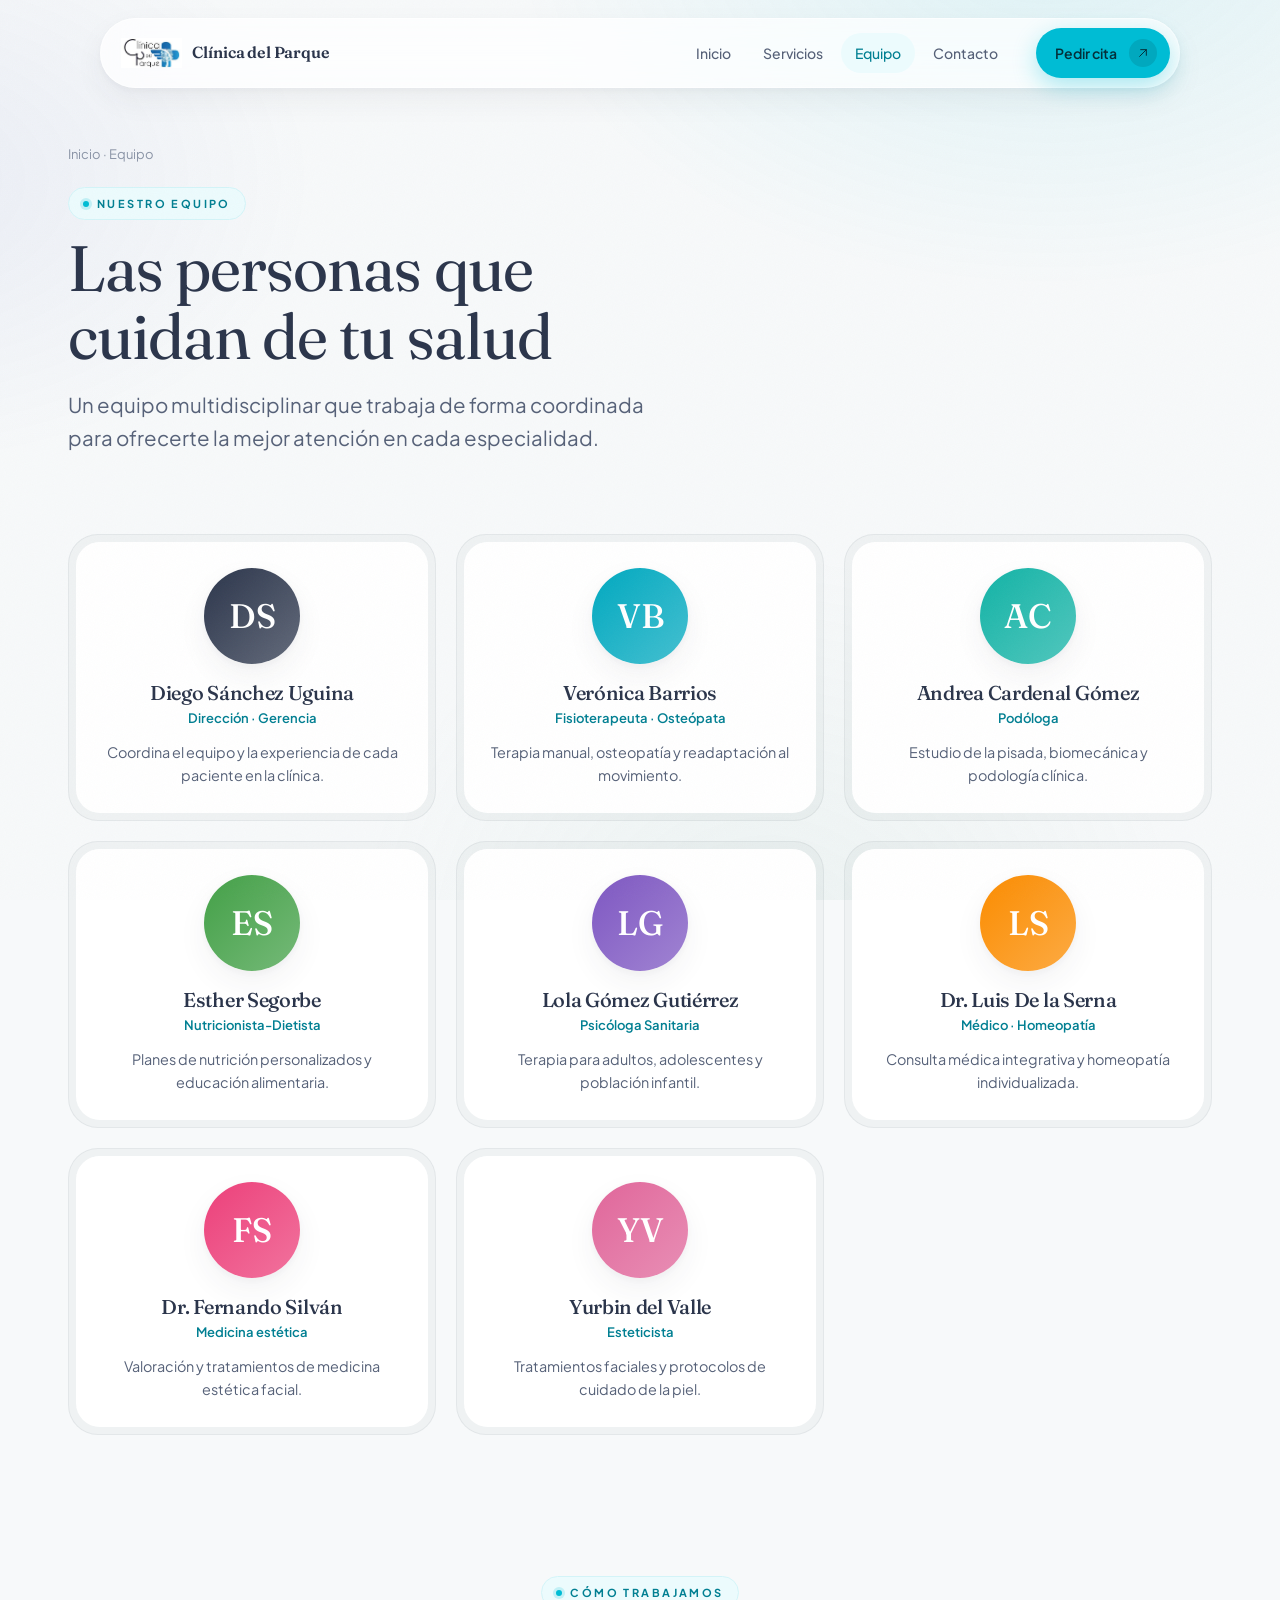
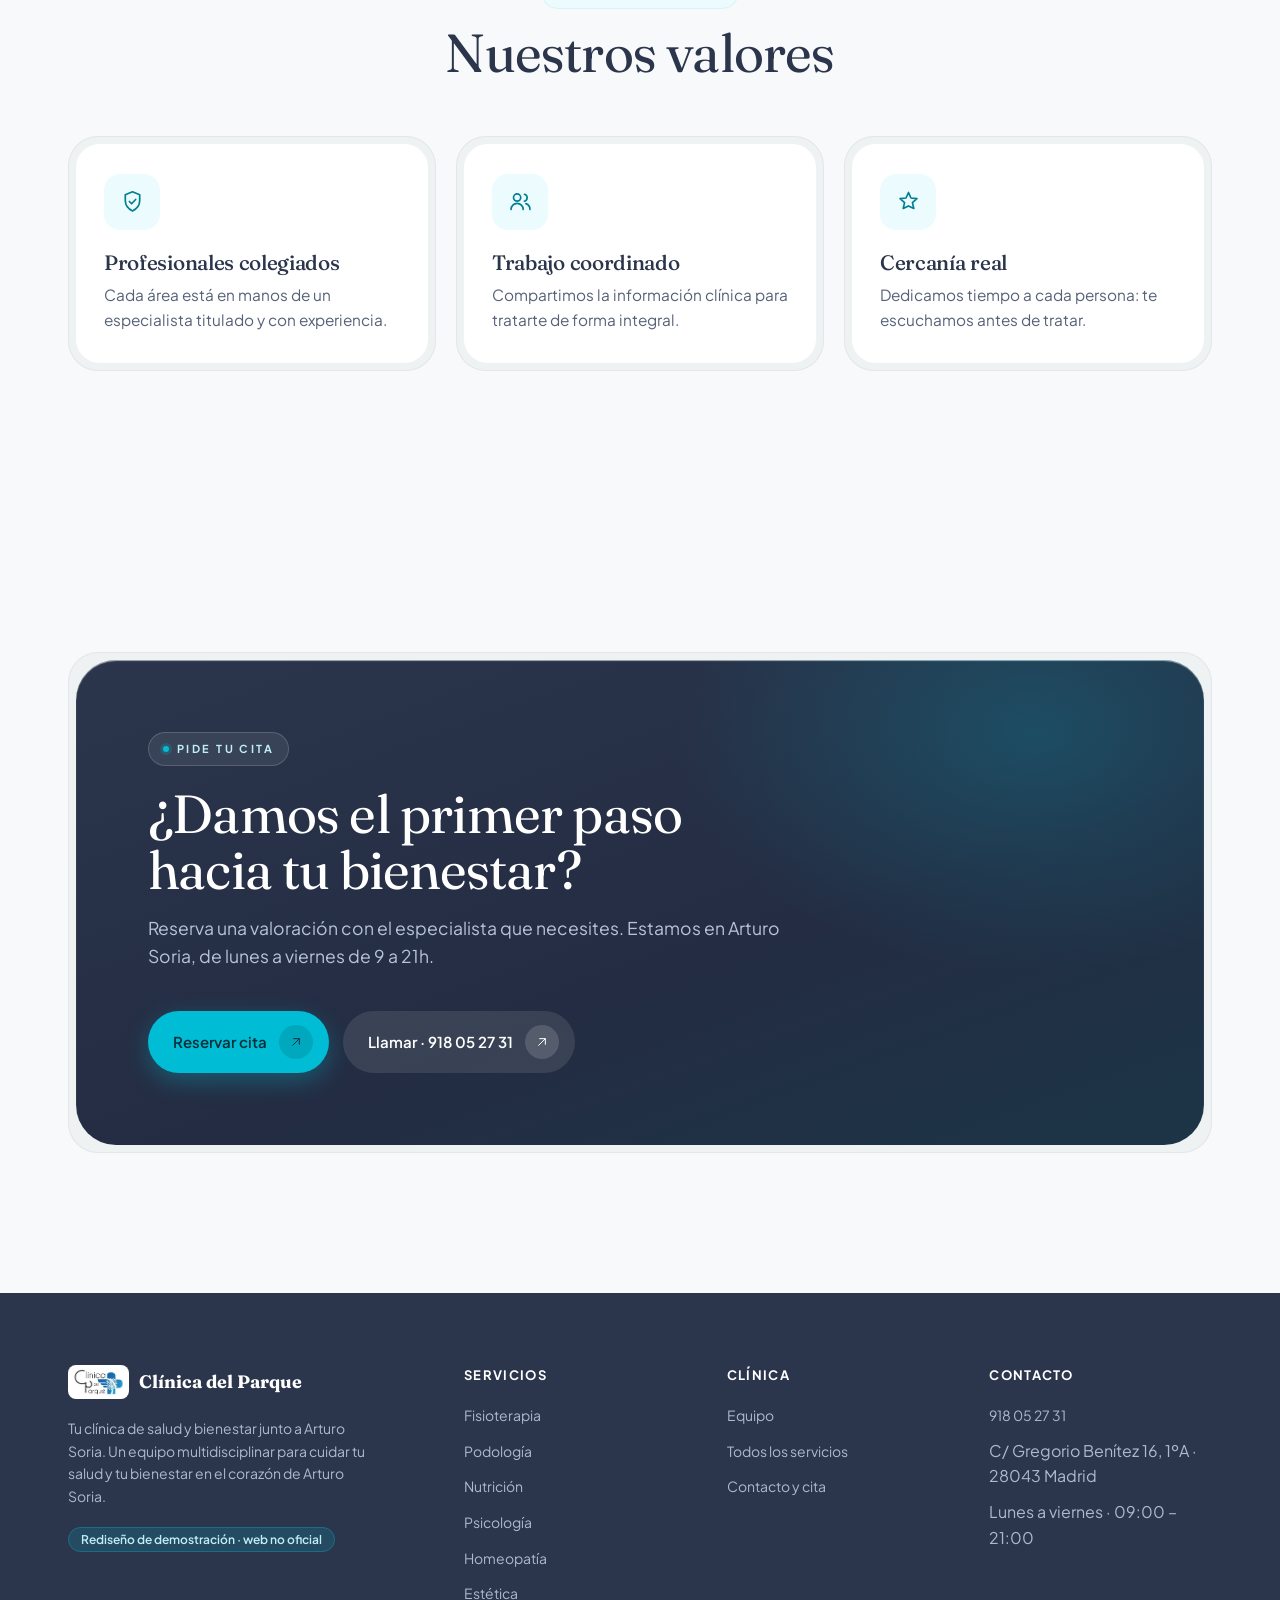
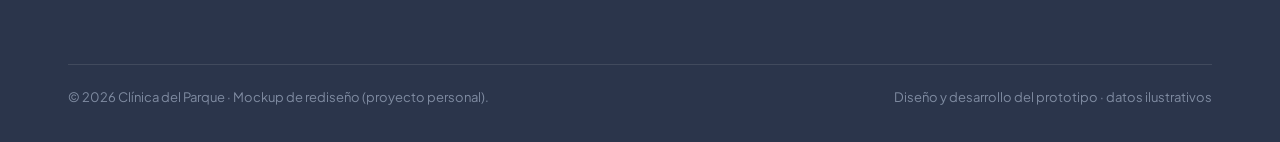
<file: web/equipo.html>
<!DOCTYPE html>
<html lang="es">
<head>
<meta charset="UTF-8">
<meta name="viewport" content="width=device-width, initial-scale=1">
<title>Equipo · Clínica del Parque</title>
<meta name="description" content="Conoce al equipo multidisciplinar de Clínica del Parque: fisioterapia, podología, nutrición, psicología, homeopatía y estética.">
<link rel="preconnect" href="https://fonts.googleapis.com">
<link rel="preconnect" href="https://fonts.gstatic.com" crossorigin>
<link href="https://fonts.googleapis.com/css2?family=Fraunces:ital,opsz,wght@0,9..144,400;0,9..144,500;1,9..144,400&family=Plus+Jakarta+Sans:wght@400;500;600;700&display=swap" rel="stylesheet">
<link rel="stylesheet" href="styles.css">
</head>
<body>

<div class="nav-wrap">
  <nav class="nav">
    <a class="nav-logo" href="index.html"><img src="assets/logo.jpg" alt="Clínica del Parque"><b>Clínica del Parque</b></a>
    <div class="nav-links"><a href="index.html" class="">Inicio</a><a href="servicios.html" class="">Servicios</a><a href="equipo.html" class="active">Equipo</a><a href="contacto.html" class="">Contacto</a></div>
    <div class="nav-cta"><a class="btn btn-primary" href="contacto.html">Pedir cita <span class="ic"><svg viewBox="0 0 24 24" fill="none" stroke="currentColor" stroke-width="1.5" stroke-linecap="round" stroke-linejoin="round"><path d="M7 17 17 7M8.5 7H17v8.5"/></svg></span></a></div>
    <button class="hamb" aria-label="Menú"><span></span><span></span></button>
  </nav>
</div>
<div class="menu-overlay"><a href="index.html">Inicio</a><a href="servicios.html">Servicios</a><a href="equipo.html">Equipo</a><a href="contacto.html">Contacto</a><a href="contacto.html">Pedir cita</a>
  <div class="mo-foot">918 05 27 31 · Gregorio Benítez 16 · Arturo Soria, Madrid</div>
</div>
<main>

<section class="page-hero"><div class="container">
  <div class="breadcrumb"><a href="index.html">Inicio</a> · Equipo</div>
  <span class="eyebrow reveal in"><span class="dot"></span>Nuestro equipo</span>
  <h1 class="reveal in">Las personas que cuidan de tu salud</h1>
  <p class="lead reveal in d1">Un equipo multidisciplinar que trabaja de forma coordinada para ofrecerte la mejor atención en cada especialidad.</p>
</div></section>
<section class="section" style="padding-top:20px"><div class="container">
  <div class="team-grid"><div class="bezel reveal d1"><div class="core member">
    <div class="ph" style="background:linear-gradient(135deg,#2B354B,#2B354Bbb)">DS</div>
    <h3>Diego Sánchez Uguina</h3><div class="role">Dirección · Gerencia</div><p>Coordina el equipo y la experiencia de cada paciente en la clínica.</p>
  </div></div><div class="bezel reveal d2"><div class="core member">
    <div class="ph" style="background:linear-gradient(135deg,#00A9C0,#00A9C0bb)">VB</div>
    <h3>Verónica Barrios</h3><div class="role">Fisioterapeuta · Osteópata</div><p>Terapia manual, osteopatía y readaptación al movimiento.</p>
  </div></div><div class="bezel reveal d3"><div class="core member">
    <div class="ph" style="background:linear-gradient(135deg,#12b3a6,#12b3a6bb)">AC</div>
    <h3>Andrea Cardenal Gómez</h3><div class="role">Podóloga</div><p>Estudio de la pisada, biomecánica y podología clínica.</p>
  </div></div><div class="bezel reveal d1"><div class="core member">
    <div class="ph" style="background:linear-gradient(135deg,#43a047,#43a047bb)">ES</div>
    <h3>Esther Segorbe</h3><div class="role">Nutricionista-Dietista</div><p>Planes de nutrición personalizados y educación alimentaria.</p>
  </div></div><div class="bezel reveal d2"><div class="core member">
    <div class="ph" style="background:linear-gradient(135deg,#7E57C2,#7E57C2bb)">LG</div>
    <h3>Lola Gómez Gutiérrez</h3><div class="role">Psicóloga Sanitaria</div><p>Terapia para adultos, adolescentes y población infantil.</p>
  </div></div><div class="bezel reveal d3"><div class="core member">
    <div class="ph" style="background:linear-gradient(135deg,#FB8C00,#FB8C00bb)">LS</div>
    <h3>Dr. Luis De la Serna</h3><div class="role">Médico · Homeopatía</div><p>Consulta médica integrativa y homeopatía individualizada.</p>
  </div></div><div class="bezel reveal d1"><div class="core member">
    <div class="ph" style="background:linear-gradient(135deg,#EC407A,#EC407Abb)">FS</div>
    <h3>Dr. Fernando Silván</h3><div class="role">Medicina estética</div><p>Valoración y tratamientos de medicina estética facial.</p>
  </div></div><div class="bezel reveal d2"><div class="core member">
    <div class="ph" style="background:linear-gradient(135deg,#e0669a,#e0669abb)">YV</div>
    <h3>Yurbin del Valle</h3><div class="role">Esteticista</div><p>Tratamientos faciales y protocolos de cuidado de la piel.</p>
  </div></div></div>
</div></section>
<section class="section" style="padding-top:0"><div class="container">
  <div class="sec-head center"><span class="eyebrow reveal"><span class="dot"></span>Cómo trabajamos</span>
    <h2 class="title reveal" style="margin-top:16px">Nuestros valores</h2></div>
  <div class="svc-grid"><div class="bezel reveal d1"><div class="core svc" style="min-height:auto">
      <div class="svc-ic" style="background:var(--brand-050);color:var(--brand-700)"><svg viewBox="0 0 24 24" fill="none" stroke="currentColor" stroke-width="1.5" stroke-linecap="round" stroke-linejoin="round"><path d="M12 3.4 5.6 6v5.2c0 4.2 2.8 7.5 6.4 9.2 3.6-1.7 6.4-5 6.4-9.2V6L12 3.4Z"/><path d="m9.2 12 2 2 3.6-3.8"/></svg></div>
      <h3 style="font-size:1.3rem">Profesionales colegiados</h3><p>Cada área está en manos de un especialista titulado y con experiencia.</p></div></div><div class="bezel reveal d2"><div class="core svc" style="min-height:auto">
      <div class="svc-ic" style="background:var(--brand-050);color:var(--brand-700)"><svg viewBox="0 0 24 24" fill="none" stroke="currentColor" stroke-width="1.5" stroke-linecap="round" stroke-linejoin="round"><circle cx="9" cy="8.5" r="3.2"/><path d="M3.6 19a5.4 5.4 0 0 1 10.8 0"/><path d="M15.5 5.6a3.2 3.2 0 0 1 0 6.2M20.4 19a5.4 5.4 0 0 0-3.6-5.1"/></svg></div>
      <h3 style="font-size:1.3rem">Trabajo coordinado</h3><p>Compartimos la información clínica para tratarte de forma integral.</p></div></div><div class="bezel reveal d3"><div class="core svc" style="min-height:auto">
      <div class="svc-ic" style="background:var(--brand-050);color:var(--brand-700)"><svg viewBox="0 0 24 24" fill="none" stroke="currentColor" stroke-width="1.5" stroke-linecap="round" stroke-linejoin="round"><path d="m12 4 2.2 4.9 5.3.5-4 3.6 1.2 5.2L12 15.9 7.3 18.2l1.2-5.2-4-3.6 5.3-.5L12 4Z"/></svg></div>
      <h3 style="font-size:1.3rem">Cercanía real</h3><p>Dedicamos tiempo a cada persona: te escuchamos antes de tratar.</p></div></div></div>
</div></section>

<section class="section"><div class="container">
  <div class="bezel reveal"><div class="core band-dark" style="padding:clamp(40px,6vw,72px)">
    <div style="max-width:640px;position:relative">
      <span class="eyebrow light"><span class="dot"></span>Pide tu cita</span>
      <h2 class="title" style="margin:20px 0 16px">¿Damos el primer paso hacia tu bienestar?</h2>
      <p style="font-size:1.1rem">Reserva una valoración con el especialista que necesites. Estamos en Arturo Soria, de lunes a viernes de 9 a 21h.</p>
      <div class="mt-cta">
        <a class="btn btn-primary" href="contacto.html">Reservar cita <span class="ic"><svg viewBox="0 0 24 24" fill="none" stroke="currentColor" stroke-width="1.5" stroke-linecap="round" stroke-linejoin="round"><path d="M7 17 17 7M8.5 7H17v8.5"/></svg></span></a>
        <a class="btn btn-dark" href="tel:+34918052731" style="background:rgba(255,255,255,.1)">Llamar · 918 05 27 31 <span class="ic"><svg viewBox="0 0 24 24" fill="none" stroke="currentColor" stroke-width="1.5" stroke-linecap="round" stroke-linejoin="round"><path d="M7 17 17 7M8.5 7H17v8.5"/></svg></span></a>
      </div>
    </div>
  </div></div>
</div></section>

</main>

<footer class="site">
  <div class="container">
    <div class="f-grid">
      <div>
        <div class="fl-logo"><img src="assets/logo.jpg" alt="" style="height:34px;background:#fff;border-radius:8px;padding:4px"><b>Clínica del Parque</b></div>
        <p>Tu clínica de salud y bienestar junto a Arturo Soria. Un equipo multidisciplinar para cuidar tu salud y tu bienestar en el corazón de Arturo Soria.</p>
        <div style="margin-top:18px"><span class="demo-badge">Rediseño de demostración · web no oficial</span></div>
      </div>
      <div><h4>Servicios</h4><ul><li><a href="fisioterapia.html">Fisioterapia</a></li><li><a href="podologia.html">Podología</a></li><li><a href="nutricion.html">Nutrición</a></li><li><a href="psicologia.html">Psicología</a></li><li><a href="homeopatia.html">Homeopatía</a></li><li><a href="estetica.html">Estética</a></li></ul></div>
      <div><h4>Clínica</h4><ul>
        <li><a href="equipo.html">Equipo</a></li>
        <li><a href="servicios.html">Todos los servicios</a></li>
        <li><a href="contacto.html">Contacto y cita</a></li>
      </ul></div>
      <div><h4>Contacto</h4><ul>
        <li><a href="tel:+34918052731">918 05 27 31</a></li>
        <li>C/ Gregorio Benítez 16, 1ºA · 28043 Madrid</li>
        <li>Lunes a viernes · 09:00 – 21:00</li>
      </ul></div>
    </div>
    <div class="f-bottom">
      <span>© <span data-year>2026</span> Clínica del Parque · Mockup de rediseño (proyecto personal).</span>
      <span>Diseño y desarrollo del prototipo · datos ilustrativos</span>
    </div>
  </div>
</footer>
<script src="main.js"></script>
</body>
</html>
</file>
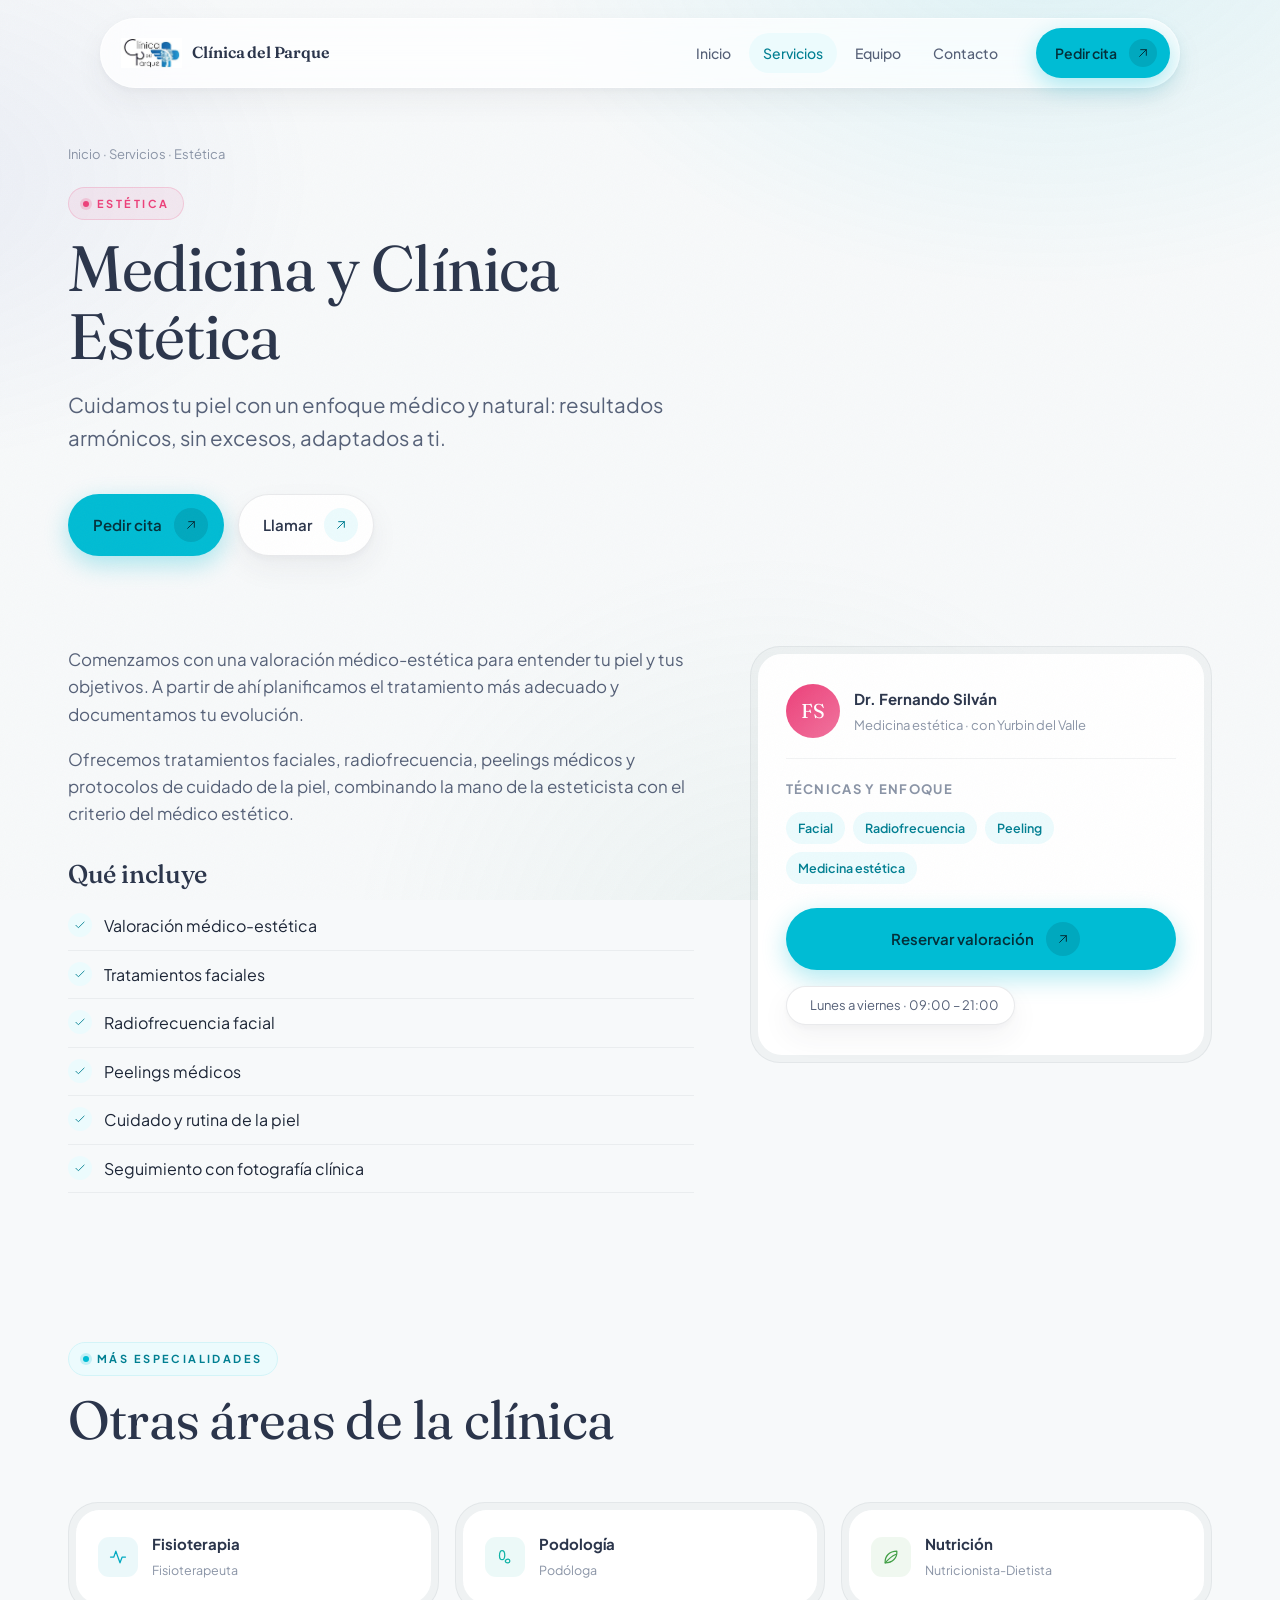
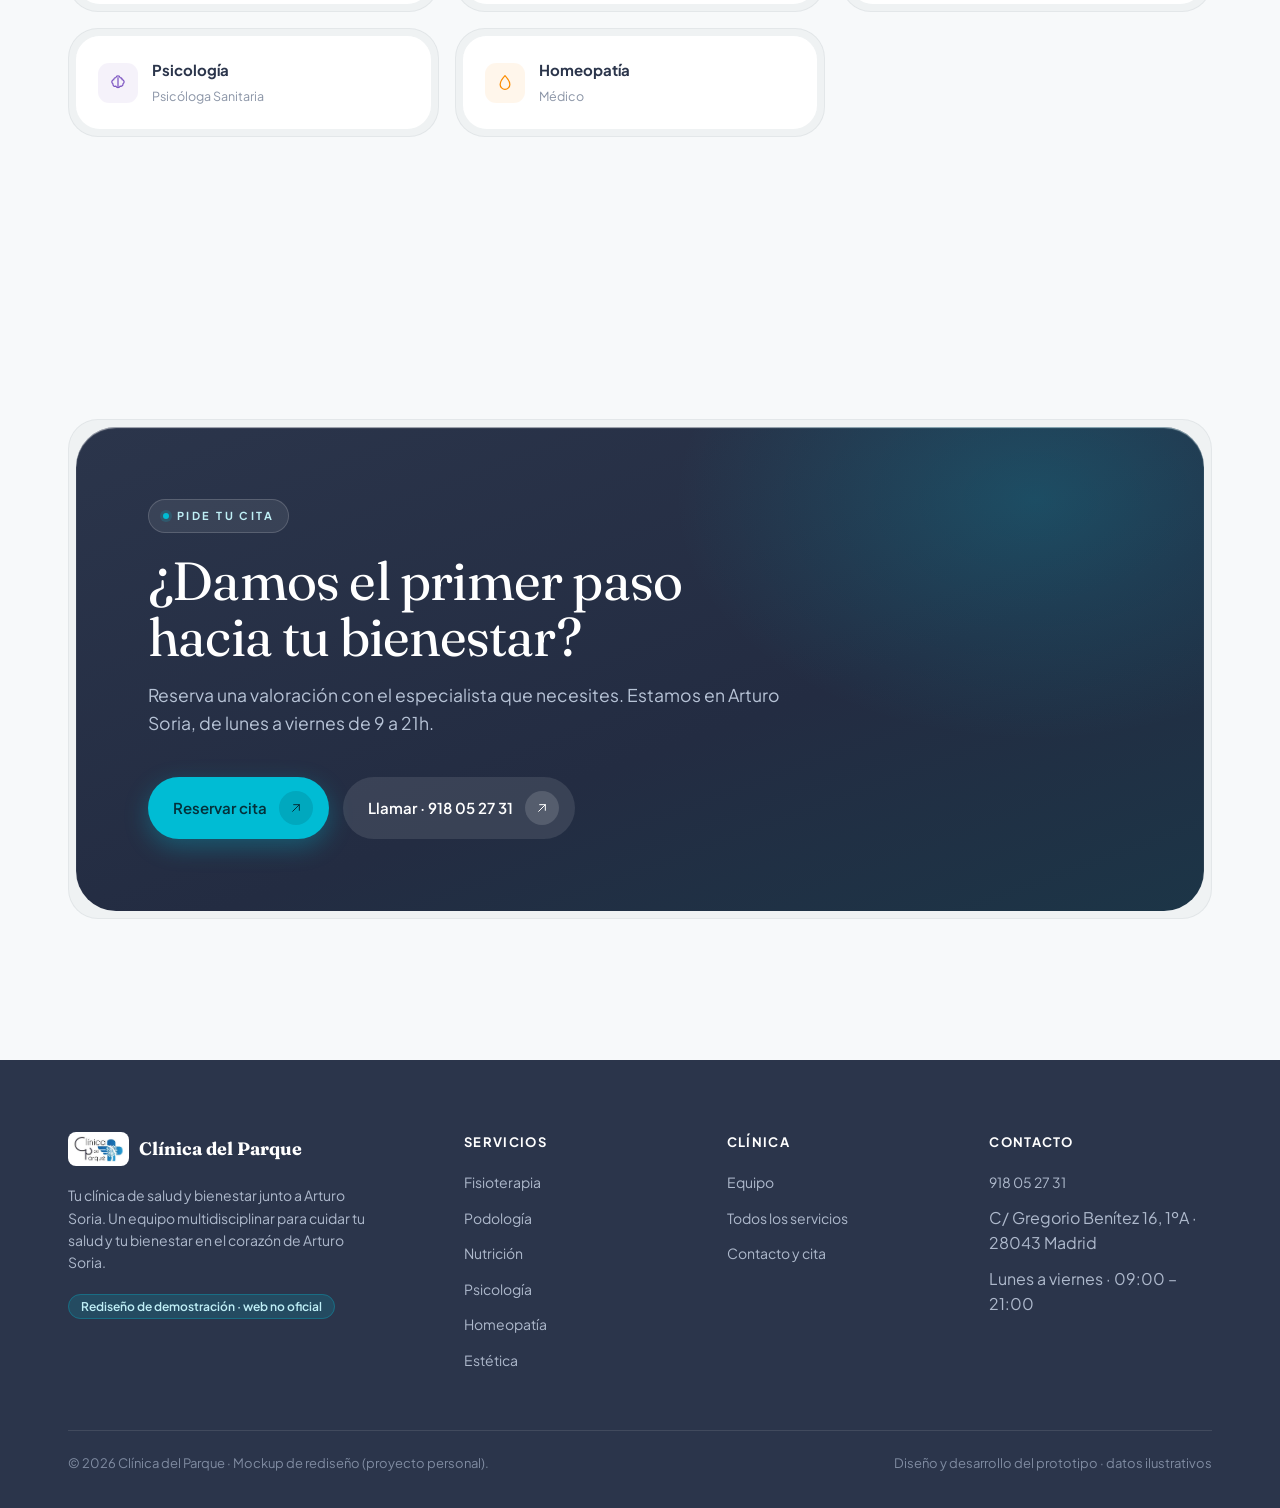
<file: web/estetica.html>
<!DOCTYPE html>
<html lang="es">
<head>
<meta charset="UTF-8">
<meta name="viewport" content="width=device-width, initial-scale=1">
<title>Medicina y Clínica Estética en Arturo Soria · Clínica del Parque</title>
<meta name="description" content="Realza tu belleza natural con tratamientos faciales y medicina estética, siempre con criterio médico.">
<link rel="preconnect" href="https://fonts.googleapis.com">
<link rel="preconnect" href="https://fonts.gstatic.com" crossorigin>
<link href="https://fonts.googleapis.com/css2?family=Fraunces:ital,opsz,wght@0,9..144,400;0,9..144,500;1,9..144,400&family=Plus+Jakarta+Sans:wght@400;500;600;700&display=swap" rel="stylesheet">
<link rel="stylesheet" href="styles.css">
</head>
<body>

<div class="nav-wrap">
  <nav class="nav">
    <a class="nav-logo" href="index.html"><img src="assets/logo.jpg" alt="Clínica del Parque"><b>Clínica del Parque</b></a>
    <div class="nav-links"><a href="index.html" class="">Inicio</a><a href="servicios.html" class="active">Servicios</a><a href="equipo.html" class="">Equipo</a><a href="contacto.html" class="">Contacto</a></div>
    <div class="nav-cta"><a class="btn btn-primary" href="contacto.html">Pedir cita <span class="ic"><svg viewBox="0 0 24 24" fill="none" stroke="currentColor" stroke-width="1.5" stroke-linecap="round" stroke-linejoin="round"><path d="M7 17 17 7M8.5 7H17v8.5"/></svg></span></a></div>
    <button class="hamb" aria-label="Menú"><span></span><span></span></button>
  </nav>
</div>
<div class="menu-overlay"><a href="index.html">Inicio</a><a href="servicios.html">Servicios</a><a href="equipo.html">Equipo</a><a href="contacto.html">Contacto</a><a href="contacto.html">Pedir cita</a>
  <div class="mo-foot">918 05 27 31 · Gregorio Benítez 16 · Arturo Soria, Madrid</div>
</div>
<main>

<section class="page-hero"><div class="container">
  <div class="breadcrumb"><a href="index.html">Inicio</a> · <a href="servicios.html">Servicios</a> · Estética</div>
  <span class="eyebrow reveal in" style="color:#EC407A;background:#EC407A12;border-color:#EC407A30">
    <span class="dot" style="background:#EC407A;box-shadow:0 0 0 3px #EC407A30"></span>Estética</span>
  <h1 class="reveal in">Medicina y Clínica Estética</h1>
  <p class="lead reveal in d1">Cuidamos tu piel con un enfoque médico y natural: resultados armónicos, sin excesos, adaptados a ti.</p>
  <div class="mt-cta reveal in d2"><a class="btn btn-primary" href="contacto.html">Pedir cita <span class="ic"><svg viewBox="0 0 24 24" fill="none" stroke="currentColor" stroke-width="1.5" stroke-linecap="round" stroke-linejoin="round"><path d="M7 17 17 7M8.5 7H17v8.5"/></svg></span></a>
    <a class="btn btn-ghost" href="tel:+34918052731">Llamar <span class="ic"><svg viewBox="0 0 24 24" fill="none" stroke="currentColor" stroke-width="1.5" stroke-linecap="round" stroke-linejoin="round"><path d="M7 17 17 7M8.5 7H17v8.5"/></svg></span></a></div>
</div></section>

<section class="section" style="padding-top:30px"><div class="container">
  <div class="split">
    <div class="prose reveal">
      <p>Comenzamos con una valoración médico-estética para entender tu piel y tus objetivos. A partir de ahí planificamos el tratamiento más adecuado y documentamos tu evolución.</p><p>Ofrecemos tratamientos faciales, radiofrecuencia, peelings médicos y protocolos de cuidado de la piel, combinando la mano de la esteticista con el criterio del médico estético.</p>
      <h3>Qué incluye</h3>
      <ul class="check-list"><li><span class="ck"><svg viewBox="0 0 24 24" fill="none" stroke="currentColor" stroke-width="1.5" stroke-linecap="round" stroke-linejoin="round"><path d="m5 12.5 4.2 4.2L19 7"/></svg></span>Valoración médico-estética</li><li><span class="ck"><svg viewBox="0 0 24 24" fill="none" stroke="currentColor" stroke-width="1.5" stroke-linecap="round" stroke-linejoin="round"><path d="m5 12.5 4.2 4.2L19 7"/></svg></span>Tratamientos faciales</li><li><span class="ck"><svg viewBox="0 0 24 24" fill="none" stroke="currentColor" stroke-width="1.5" stroke-linecap="round" stroke-linejoin="round"><path d="m5 12.5 4.2 4.2L19 7"/></svg></span>Radiofrecuencia facial</li><li><span class="ck"><svg viewBox="0 0 24 24" fill="none" stroke="currentColor" stroke-width="1.5" stroke-linecap="round" stroke-linejoin="round"><path d="m5 12.5 4.2 4.2L19 7"/></svg></span>Peelings médicos</li><li><span class="ck"><svg viewBox="0 0 24 24" fill="none" stroke="currentColor" stroke-width="1.5" stroke-linecap="round" stroke-linejoin="round"><path d="m5 12.5 4.2 4.2L19 7"/></svg></span>Cuidado y rutina de la piel</li><li><span class="ck"><svg viewBox="0 0 24 24" fill="none" stroke="currentColor" stroke-width="1.5" stroke-linecap="round" stroke-linejoin="round"><path d="m5 12.5 4.2 4.2L19 7"/></svg></span>Seguimiento con fotografía clínica</li></ul>
    </div>
    <div class="bezel reveal d1"><div class="core aside-card">
      <div class="pro"><div class="ph" style="background:linear-gradient(135deg,#EC407A,#EC407Abb)">FS</div>
        <div><b>Dr. Fernando Silván</b><span>Medicina estética · con Yurbin del Valle</span></div></div>
      <div style="font-size:13px;font-weight:700;text-transform:uppercase;letter-spacing:.1em;color:var(--ink-3);margin-bottom:12px">Técnicas y enfoque</div>
      <div class="tags"><span class="t">Facial</span><span class="t">Radiofrecuencia</span><span class="t">Peeling</span><span class="t">Medicina estética</span></div>
      <div style="margin-top:24px"><a class="btn btn-primary" href="contacto.html" style="width:100%;justify-content:center">Reservar valoración <span class="ic"><svg viewBox="0 0 24 24" fill="none" stroke="currentColor" stroke-width="1.5" stroke-linecap="round" stroke-linejoin="round"><path d="M7 17 17 7M8.5 7H17v8.5"/></svg></span></a></div>
      <div class="pill-note" style="margin-top:16px"><span style="color:#EC407A"><svg viewBox="0 0 24 24" fill="none" stroke="currentColor" stroke-width="1.5" stroke-linecap="round" stroke-linejoin="round"><circle cx="12" cy="12" r="8.4"/><path d="M12 7.5V12l3 1.8"/></svg></span>Lunes a viernes · 09:00 – 21:00</div>
    </div></div>
  </div>
</div></section>

<section class="section" style="padding-top:0"><div class="container">
      <div class="sec-head"><span class="eyebrow"><span class="dot"></span>Más especialidades</span>
        <h2 class="title" style="margin-top:16px">Otras áreas de la clínica</h2></div>
      <div class="related"><a class="bezel reveal" href="fisioterapia.html"><div class="core rel">
          <div class="ri" style="background:#00A9C014;color:#00A9C0"><svg viewBox="0 0 24 24" fill="none" stroke="currentColor" stroke-width="1.5" stroke-linecap="round" stroke-linejoin="round"><path d="M3 12h4l2.4-7 5 14L17 12h4"/></svg></div>
          <div><b>Fisioterapia</b><span>Fisioterapeuta</span></div></div></a><a class="bezel reveal" href="podologia.html"><div class="core rel">
          <div class="ri" style="background:#12b3a614;color:#12b3a6"><svg viewBox="0 0 24 24" fill="none" stroke="currentColor" stroke-width="1.5" stroke-linecap="round" stroke-linejoin="round"><path d="M8.5 4.2c2.2 0 3.2 2.4 3.2 5.6 0 3-1.1 5.4-3.2 5.4S5.4 13 5.4 10.4 6.3 4.2 8.5 4.2Z"/><path d="M15.5 14.5c1.5 0 2.3 1 2.3 2.2s-.9 2.3-2.4 2.3-3-1-3-2.2 1.6-2.3 3.1-2.3Z"/></svg></div>
          <div><b>Podología</b><span>Podóloga</span></div></div></a><a class="bezel reveal" href="nutricion.html"><div class="core rel">
          <div class="ri" style="background:#43a04714;color:#43a047"><svg viewBox="0 0 24 24" fill="none" stroke="currentColor" stroke-width="1.5" stroke-linecap="round" stroke-linejoin="round"><path d="M5 19c-.5-8 5-14 14-14 .5 8-5 14-14 14Z"/><path d="M5 19C9.5 14 13 11 17.5 9"/></svg></div>
          <div><b>Nutrición</b><span>Nutricionista-Dietista</span></div></div></a><a class="bezel reveal" href="psicologia.html"><div class="core rel">
          <div class="ri" style="background:#7E57C214;color:#7E57C2"><svg viewBox="0 0 24 24" fill="none" stroke="currentColor" stroke-width="1.5" stroke-linecap="round" stroke-linejoin="round"><path d="M9.5 5.4A2.6 2.6 0 0 0 6.9 8a2.7 2.7 0 0 0-1 5 2.6 2.6 0 0 0 3.6 2.8 2.7 2.7 0 0 0 5 0A2.6 2.6 0 0 0 18 13a2.7 2.7 0 0 0-1-5 2.6 2.6 0 0 0-2.6-2.6 2.5 2.5 0 0 0-4.9 0Z"/><path d="M12 5.6v11"/></svg></div>
          <div><b>Psicología</b><span>Psicóloga Sanitaria</span></div></div></a><a class="bezel reveal" href="homeopatia.html"><div class="core rel">
          <div class="ri" style="background:#FB8C0014;color:#FB8C00"><svg viewBox="0 0 24 24" fill="none" stroke="currentColor" stroke-width="1.5" stroke-linecap="round" stroke-linejoin="round"><path d="M12 3.2s5.8 6.3 5.8 10.6a5.8 5.8 0 0 1-11.6 0C6.2 9.5 12 3.2 12 3.2Z"/></svg></div>
          <div><b>Homeopatía</b><span>Médico</span></div></div></a></div></div></section>

<section class="section"><div class="container">
  <div class="bezel reveal"><div class="core band-dark" style="padding:clamp(40px,6vw,72px)">
    <div style="max-width:640px;position:relative">
      <span class="eyebrow light"><span class="dot"></span>Pide tu cita</span>
      <h2 class="title" style="margin:20px 0 16px">¿Damos el primer paso hacia tu bienestar?</h2>
      <p style="font-size:1.1rem">Reserva una valoración con el especialista que necesites. Estamos en Arturo Soria, de lunes a viernes de 9 a 21h.</p>
      <div class="mt-cta">
        <a class="btn btn-primary" href="contacto.html">Reservar cita <span class="ic"><svg viewBox="0 0 24 24" fill="none" stroke="currentColor" stroke-width="1.5" stroke-linecap="round" stroke-linejoin="round"><path d="M7 17 17 7M8.5 7H17v8.5"/></svg></span></a>
        <a class="btn btn-dark" href="tel:+34918052731" style="background:rgba(255,255,255,.1)">Llamar · 918 05 27 31 <span class="ic"><svg viewBox="0 0 24 24" fill="none" stroke="currentColor" stroke-width="1.5" stroke-linecap="round" stroke-linejoin="round"><path d="M7 17 17 7M8.5 7H17v8.5"/></svg></span></a>
      </div>
    </div>
  </div></div>
</div></section>

</main>

<footer class="site">
  <div class="container">
    <div class="f-grid">
      <div>
        <div class="fl-logo"><img src="assets/logo.jpg" alt="" style="height:34px;background:#fff;border-radius:8px;padding:4px"><b>Clínica del Parque</b></div>
        <p>Tu clínica de salud y bienestar junto a Arturo Soria. Un equipo multidisciplinar para cuidar tu salud y tu bienestar en el corazón de Arturo Soria.</p>
        <div style="margin-top:18px"><span class="demo-badge">Rediseño de demostración · web no oficial</span></div>
      </div>
      <div><h4>Servicios</h4><ul><li><a href="fisioterapia.html">Fisioterapia</a></li><li><a href="podologia.html">Podología</a></li><li><a href="nutricion.html">Nutrición</a></li><li><a href="psicologia.html">Psicología</a></li><li><a href="homeopatia.html">Homeopatía</a></li><li><a href="estetica.html">Estética</a></li></ul></div>
      <div><h4>Clínica</h4><ul>
        <li><a href="equipo.html">Equipo</a></li>
        <li><a href="servicios.html">Todos los servicios</a></li>
        <li><a href="contacto.html">Contacto y cita</a></li>
      </ul></div>
      <div><h4>Contacto</h4><ul>
        <li><a href="tel:+34918052731">918 05 27 31</a></li>
        <li>C/ Gregorio Benítez 16, 1ºA · 28043 Madrid</li>
        <li>Lunes a viernes · 09:00 – 21:00</li>
      </ul></div>
    </div>
    <div class="f-bottom">
      <span>© <span data-year>2026</span> Clínica del Parque · Mockup de rediseño (proyecto personal).</span>
      <span>Diseño y desarrollo del prototipo · datos ilustrativos</span>
    </div>
  </div>
</footer>
<script src="main.js"></script>
</body>
</html>
</file>
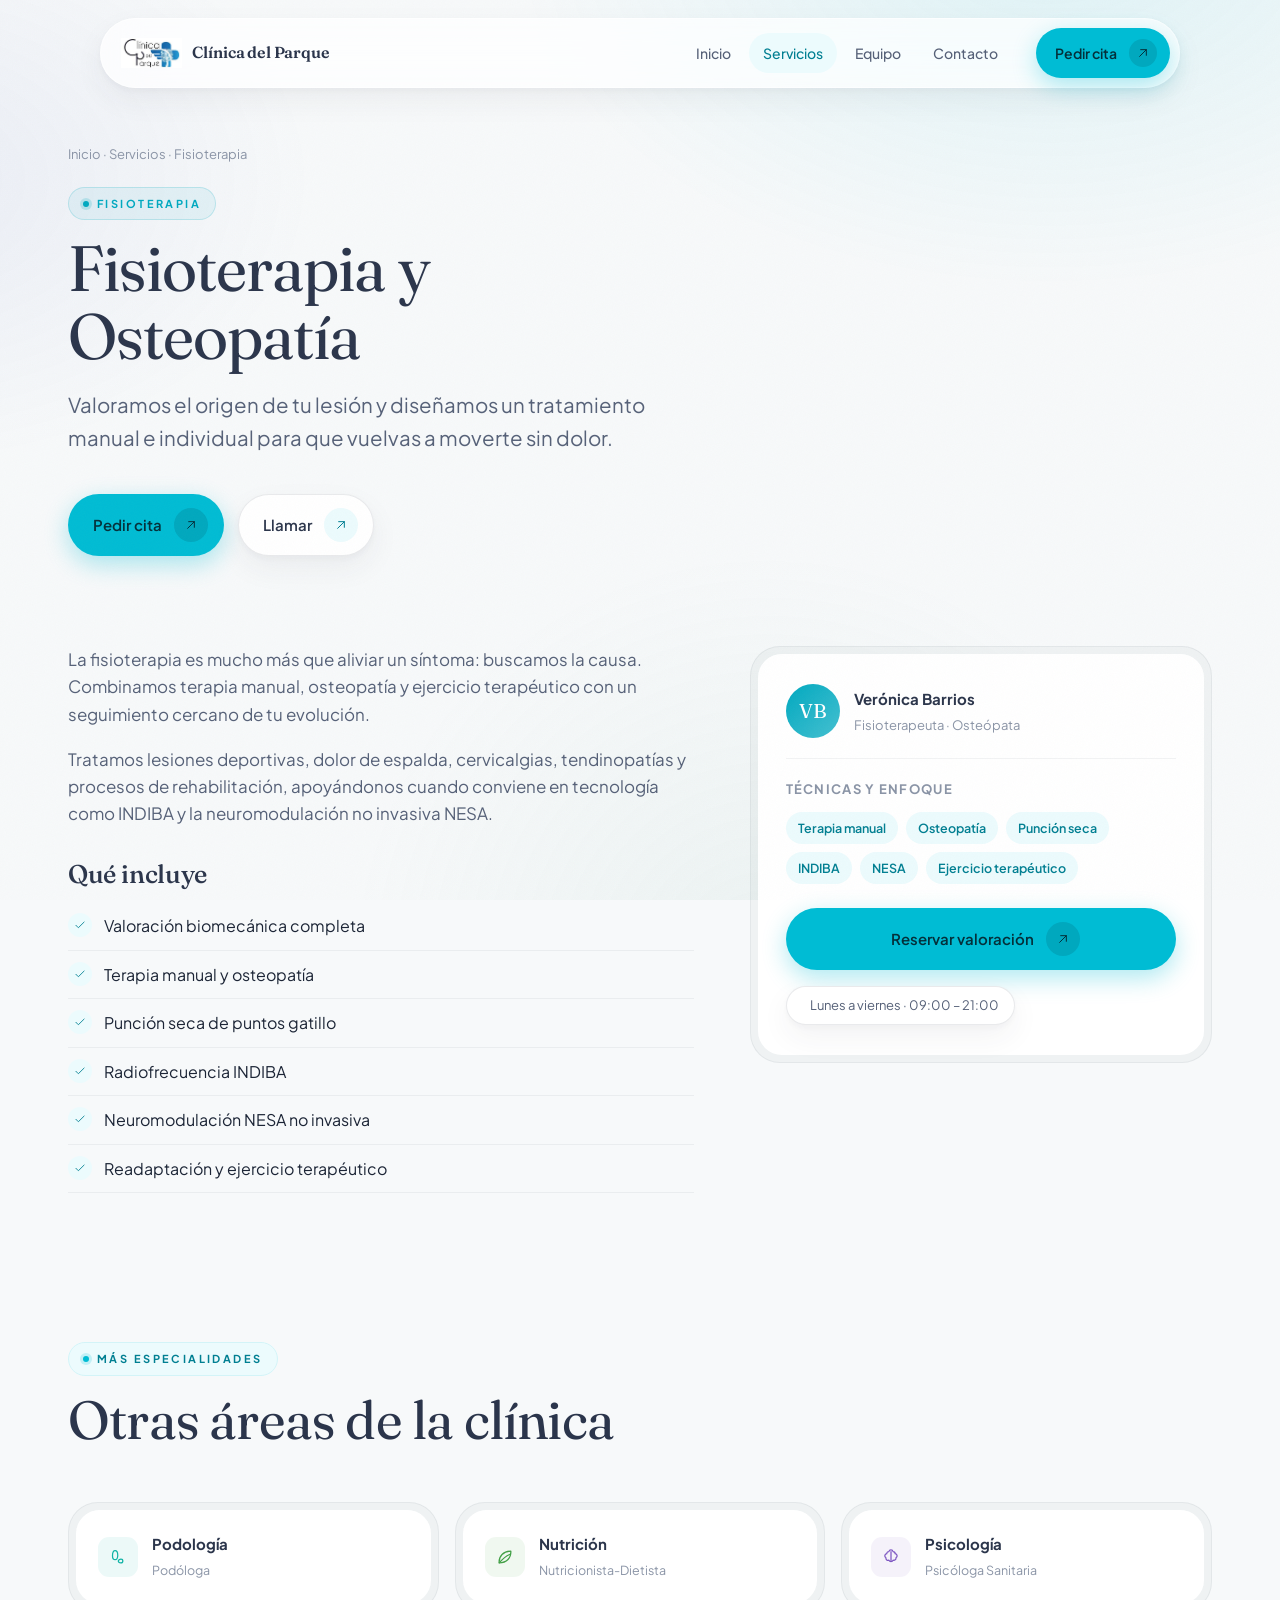
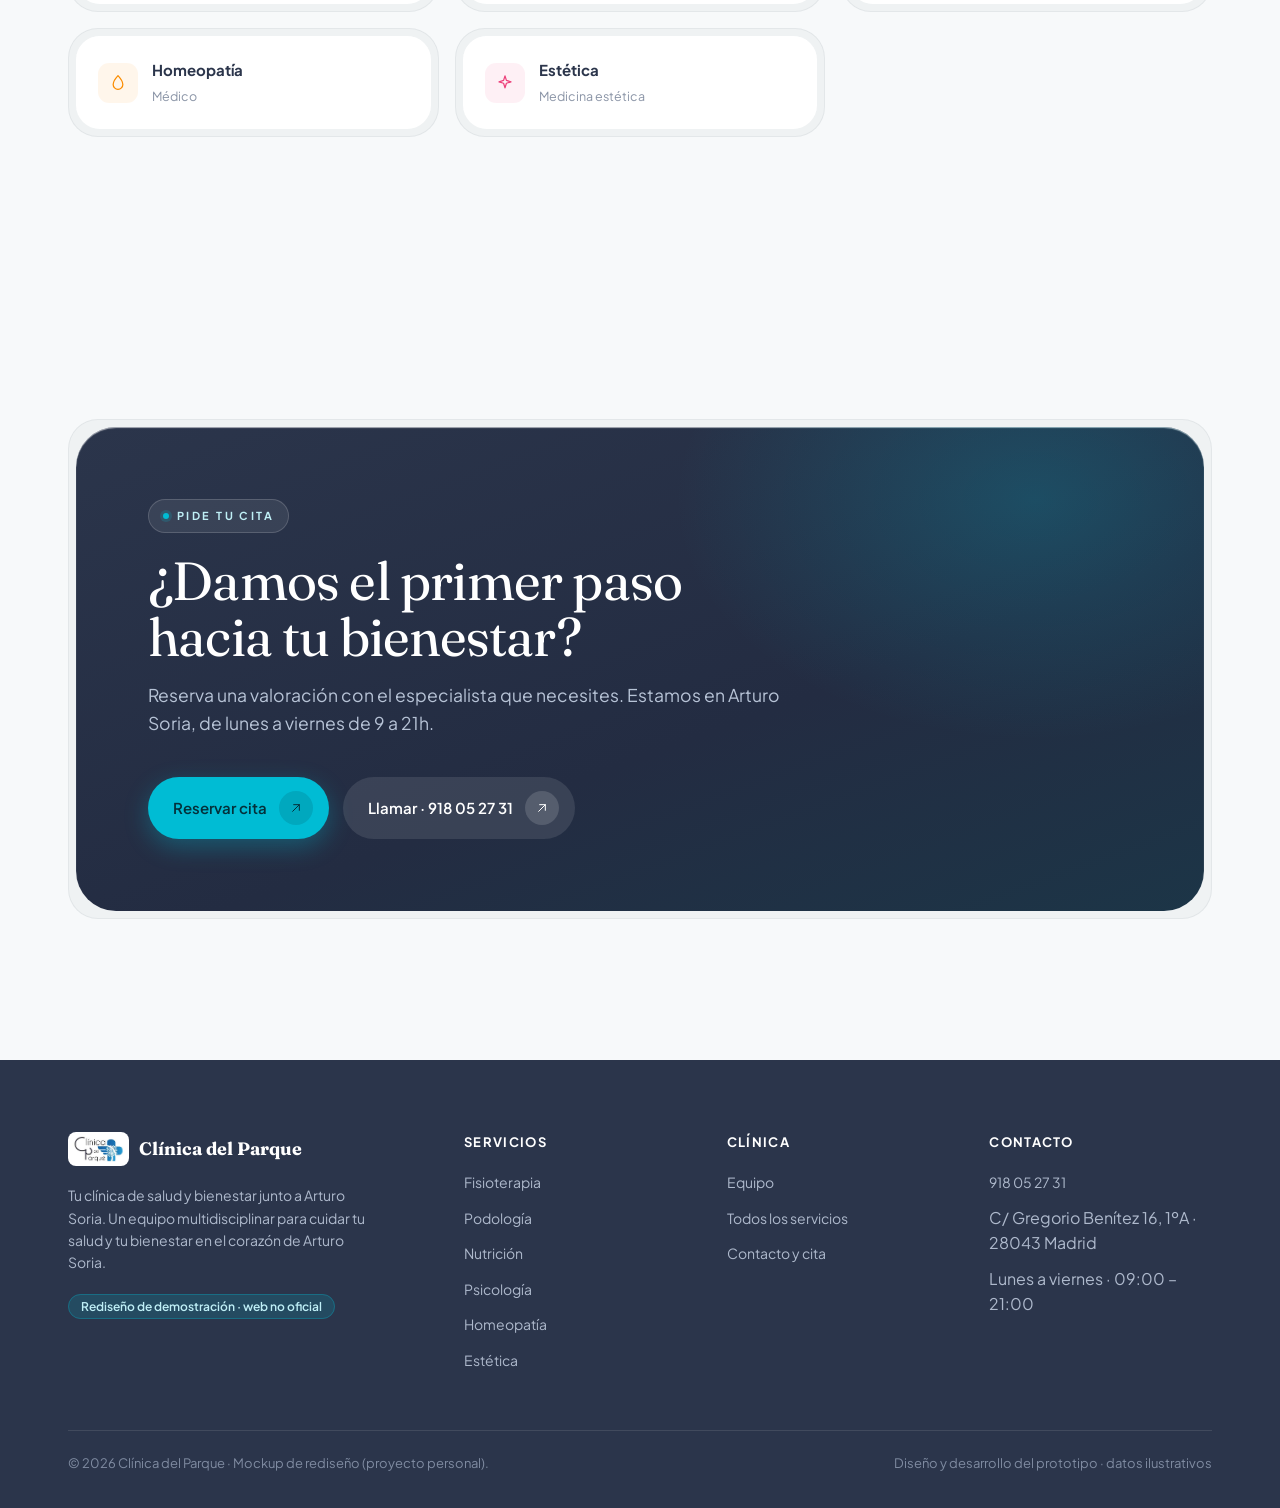
<file: web/fisioterapia.html>
<!DOCTYPE html>
<html lang="es">
<head>
<meta charset="UTF-8">
<meta name="viewport" content="width=device-width, initial-scale=1">
<title>Fisioterapia y Osteopatía en Arturo Soria · Clínica del Parque</title>
<meta name="description" content="Recupera el movimiento sin dolor con terapia manual, osteopatía y tecnología de última generación.">
<link rel="preconnect" href="https://fonts.googleapis.com">
<link rel="preconnect" href="https://fonts.gstatic.com" crossorigin>
<link href="https://fonts.googleapis.com/css2?family=Fraunces:ital,opsz,wght@0,9..144,400;0,9..144,500;1,9..144,400&family=Plus+Jakarta+Sans:wght@400;500;600;700&display=swap" rel="stylesheet">
<link rel="stylesheet" href="styles.css">
</head>
<body>

<div class="nav-wrap">
  <nav class="nav">
    <a class="nav-logo" href="index.html"><img src="assets/logo.jpg" alt="Clínica del Parque"><b>Clínica del Parque</b></a>
    <div class="nav-links"><a href="index.html" class="">Inicio</a><a href="servicios.html" class="active">Servicios</a><a href="equipo.html" class="">Equipo</a><a href="contacto.html" class="">Contacto</a></div>
    <div class="nav-cta"><a class="btn btn-primary" href="contacto.html">Pedir cita <span class="ic"><svg viewBox="0 0 24 24" fill="none" stroke="currentColor" stroke-width="1.5" stroke-linecap="round" stroke-linejoin="round"><path d="M7 17 17 7M8.5 7H17v8.5"/></svg></span></a></div>
    <button class="hamb" aria-label="Menú"><span></span><span></span></button>
  </nav>
</div>
<div class="menu-overlay"><a href="index.html">Inicio</a><a href="servicios.html">Servicios</a><a href="equipo.html">Equipo</a><a href="contacto.html">Contacto</a><a href="contacto.html">Pedir cita</a>
  <div class="mo-foot">918 05 27 31 · Gregorio Benítez 16 · Arturo Soria, Madrid</div>
</div>
<main>

<section class="page-hero"><div class="container">
  <div class="breadcrumb"><a href="index.html">Inicio</a> · <a href="servicios.html">Servicios</a> · Fisioterapia</div>
  <span class="eyebrow reveal in" style="color:#00A9C0;background:#00A9C012;border-color:#00A9C030">
    <span class="dot" style="background:#00A9C0;box-shadow:0 0 0 3px #00A9C030"></span>Fisioterapia</span>
  <h1 class="reveal in">Fisioterapia y Osteopatía</h1>
  <p class="lead reveal in d1">Valoramos el origen de tu lesión y diseñamos un tratamiento manual e individual para que vuelvas a moverte sin dolor.</p>
  <div class="mt-cta reveal in d2"><a class="btn btn-primary" href="contacto.html">Pedir cita <span class="ic"><svg viewBox="0 0 24 24" fill="none" stroke="currentColor" stroke-width="1.5" stroke-linecap="round" stroke-linejoin="round"><path d="M7 17 17 7M8.5 7H17v8.5"/></svg></span></a>
    <a class="btn btn-ghost" href="tel:+34918052731">Llamar <span class="ic"><svg viewBox="0 0 24 24" fill="none" stroke="currentColor" stroke-width="1.5" stroke-linecap="round" stroke-linejoin="round"><path d="M7 17 17 7M8.5 7H17v8.5"/></svg></span></a></div>
</div></section>

<section class="section" style="padding-top:30px"><div class="container">
  <div class="split">
    <div class="prose reveal">
      <p>La fisioterapia es mucho más que aliviar un síntoma: buscamos la causa. Combinamos terapia manual, osteopatía y ejercicio terapéutico con un seguimiento cercano de tu evolución.</p><p>Tratamos lesiones deportivas, dolor de espalda, cervicalgias, tendinopatías y procesos de rehabilitación, apoyándonos cuando conviene en tecnología como INDIBA y la neuromodulación no invasiva NESA.</p>
      <h3>Qué incluye</h3>
      <ul class="check-list"><li><span class="ck"><svg viewBox="0 0 24 24" fill="none" stroke="currentColor" stroke-width="1.5" stroke-linecap="round" stroke-linejoin="round"><path d="m5 12.5 4.2 4.2L19 7"/></svg></span>Valoración biomecánica completa</li><li><span class="ck"><svg viewBox="0 0 24 24" fill="none" stroke="currentColor" stroke-width="1.5" stroke-linecap="round" stroke-linejoin="round"><path d="m5 12.5 4.2 4.2L19 7"/></svg></span>Terapia manual y osteopatía</li><li><span class="ck"><svg viewBox="0 0 24 24" fill="none" stroke="currentColor" stroke-width="1.5" stroke-linecap="round" stroke-linejoin="round"><path d="m5 12.5 4.2 4.2L19 7"/></svg></span>Punción seca de puntos gatillo</li><li><span class="ck"><svg viewBox="0 0 24 24" fill="none" stroke="currentColor" stroke-width="1.5" stroke-linecap="round" stroke-linejoin="round"><path d="m5 12.5 4.2 4.2L19 7"/></svg></span>Radiofrecuencia INDIBA</li><li><span class="ck"><svg viewBox="0 0 24 24" fill="none" stroke="currentColor" stroke-width="1.5" stroke-linecap="round" stroke-linejoin="round"><path d="m5 12.5 4.2 4.2L19 7"/></svg></span>Neuromodulación NESA no invasiva</li><li><span class="ck"><svg viewBox="0 0 24 24" fill="none" stroke="currentColor" stroke-width="1.5" stroke-linecap="round" stroke-linejoin="round"><path d="m5 12.5 4.2 4.2L19 7"/></svg></span>Readaptación y ejercicio terapéutico</li></ul>
    </div>
    <div class="bezel reveal d1"><div class="core aside-card">
      <div class="pro"><div class="ph" style="background:linear-gradient(135deg,#00A9C0,#00A9C0bb)">VB</div>
        <div><b>Verónica Barrios</b><span>Fisioterapeuta · Osteópata</span></div></div>
      <div style="font-size:13px;font-weight:700;text-transform:uppercase;letter-spacing:.1em;color:var(--ink-3);margin-bottom:12px">Técnicas y enfoque</div>
      <div class="tags"><span class="t">Terapia manual</span><span class="t">Osteopatía</span><span class="t">Punción seca</span><span class="t">INDIBA</span><span class="t">NESA</span><span class="t">Ejercicio terapéutico</span></div>
      <div style="margin-top:24px"><a class="btn btn-primary" href="contacto.html" style="width:100%;justify-content:center">Reservar valoración <span class="ic"><svg viewBox="0 0 24 24" fill="none" stroke="currentColor" stroke-width="1.5" stroke-linecap="round" stroke-linejoin="round"><path d="M7 17 17 7M8.5 7H17v8.5"/></svg></span></a></div>
      <div class="pill-note" style="margin-top:16px"><span style="color:#00A9C0"><svg viewBox="0 0 24 24" fill="none" stroke="currentColor" stroke-width="1.5" stroke-linecap="round" stroke-linejoin="round"><circle cx="12" cy="12" r="8.4"/><path d="M12 7.5V12l3 1.8"/></svg></span>Lunes a viernes · 09:00 – 21:00</div>
    </div></div>
  </div>
</div></section>

<section class="section" style="padding-top:0"><div class="container">
      <div class="sec-head"><span class="eyebrow"><span class="dot"></span>Más especialidades</span>
        <h2 class="title" style="margin-top:16px">Otras áreas de la clínica</h2></div>
      <div class="related"><a class="bezel reveal" href="podologia.html"><div class="core rel">
          <div class="ri" style="background:#12b3a614;color:#12b3a6"><svg viewBox="0 0 24 24" fill="none" stroke="currentColor" stroke-width="1.5" stroke-linecap="round" stroke-linejoin="round"><path d="M8.5 4.2c2.2 0 3.2 2.4 3.2 5.6 0 3-1.1 5.4-3.2 5.4S5.4 13 5.4 10.4 6.3 4.2 8.5 4.2Z"/><path d="M15.5 14.5c1.5 0 2.3 1 2.3 2.2s-.9 2.3-2.4 2.3-3-1-3-2.2 1.6-2.3 3.1-2.3Z"/></svg></div>
          <div><b>Podología</b><span>Podóloga</span></div></div></a><a class="bezel reveal" href="nutricion.html"><div class="core rel">
          <div class="ri" style="background:#43a04714;color:#43a047"><svg viewBox="0 0 24 24" fill="none" stroke="currentColor" stroke-width="1.5" stroke-linecap="round" stroke-linejoin="round"><path d="M5 19c-.5-8 5-14 14-14 .5 8-5 14-14 14Z"/><path d="M5 19C9.5 14 13 11 17.5 9"/></svg></div>
          <div><b>Nutrición</b><span>Nutricionista-Dietista</span></div></div></a><a class="bezel reveal" href="psicologia.html"><div class="core rel">
          <div class="ri" style="background:#7E57C214;color:#7E57C2"><svg viewBox="0 0 24 24" fill="none" stroke="currentColor" stroke-width="1.5" stroke-linecap="round" stroke-linejoin="round"><path d="M9.5 5.4A2.6 2.6 0 0 0 6.9 8a2.7 2.7 0 0 0-1 5 2.6 2.6 0 0 0 3.6 2.8 2.7 2.7 0 0 0 5 0A2.6 2.6 0 0 0 18 13a2.7 2.7 0 0 0-1-5 2.6 2.6 0 0 0-2.6-2.6 2.5 2.5 0 0 0-4.9 0Z"/><path d="M12 5.6v11"/></svg></div>
          <div><b>Psicología</b><span>Psicóloga Sanitaria</span></div></div></a><a class="bezel reveal" href="homeopatia.html"><div class="core rel">
          <div class="ri" style="background:#FB8C0014;color:#FB8C00"><svg viewBox="0 0 24 24" fill="none" stroke="currentColor" stroke-width="1.5" stroke-linecap="round" stroke-linejoin="round"><path d="M12 3.2s5.8 6.3 5.8 10.6a5.8 5.8 0 0 1-11.6 0C6.2 9.5 12 3.2 12 3.2Z"/></svg></div>
          <div><b>Homeopatía</b><span>Médico</span></div></div></a><a class="bezel reveal" href="estetica.html"><div class="core rel">
          <div class="ri" style="background:#EC407A14;color:#EC407A"><svg viewBox="0 0 24 24" fill="none" stroke="currentColor" stroke-width="1.5" stroke-linecap="round" stroke-linejoin="round"><path d="m12 3.4 1.7 5.5 5.5 1.7-5.5 1.7L12 17.8l-1.7-5.5L4.8 10.6l5.5-1.7L12 3.4Z"/></svg></div>
          <div><b>Estética</b><span>Medicina estética</span></div></div></a></div></div></section>

<section class="section"><div class="container">
  <div class="bezel reveal"><div class="core band-dark" style="padding:clamp(40px,6vw,72px)">
    <div style="max-width:640px;position:relative">
      <span class="eyebrow light"><span class="dot"></span>Pide tu cita</span>
      <h2 class="title" style="margin:20px 0 16px">¿Damos el primer paso hacia tu bienestar?</h2>
      <p style="font-size:1.1rem">Reserva una valoración con el especialista que necesites. Estamos en Arturo Soria, de lunes a viernes de 9 a 21h.</p>
      <div class="mt-cta">
        <a class="btn btn-primary" href="contacto.html">Reservar cita <span class="ic"><svg viewBox="0 0 24 24" fill="none" stroke="currentColor" stroke-width="1.5" stroke-linecap="round" stroke-linejoin="round"><path d="M7 17 17 7M8.5 7H17v8.5"/></svg></span></a>
        <a class="btn btn-dark" href="tel:+34918052731" style="background:rgba(255,255,255,.1)">Llamar · 918 05 27 31 <span class="ic"><svg viewBox="0 0 24 24" fill="none" stroke="currentColor" stroke-width="1.5" stroke-linecap="round" stroke-linejoin="round"><path d="M7 17 17 7M8.5 7H17v8.5"/></svg></span></a>
      </div>
    </div>
  </div></div>
</div></section>

</main>

<footer class="site">
  <div class="container">
    <div class="f-grid">
      <div>
        <div class="fl-logo"><img src="assets/logo.jpg" alt="" style="height:34px;background:#fff;border-radius:8px;padding:4px"><b>Clínica del Parque</b></div>
        <p>Tu clínica de salud y bienestar junto a Arturo Soria. Un equipo multidisciplinar para cuidar tu salud y tu bienestar en el corazón de Arturo Soria.</p>
        <div style="margin-top:18px"><span class="demo-badge">Rediseño de demostración · web no oficial</span></div>
      </div>
      <div><h4>Servicios</h4><ul><li><a href="fisioterapia.html">Fisioterapia</a></li><li><a href="podologia.html">Podología</a></li><li><a href="nutricion.html">Nutrición</a></li><li><a href="psicologia.html">Psicología</a></li><li><a href="homeopatia.html">Homeopatía</a></li><li><a href="estetica.html">Estética</a></li></ul></div>
      <div><h4>Clínica</h4><ul>
        <li><a href="equipo.html">Equipo</a></li>
        <li><a href="servicios.html">Todos los servicios</a></li>
        <li><a href="contacto.html">Contacto y cita</a></li>
      </ul></div>
      <div><h4>Contacto</h4><ul>
        <li><a href="tel:+34918052731">918 05 27 31</a></li>
        <li>C/ Gregorio Benítez 16, 1ºA · 28043 Madrid</li>
        <li>Lunes a viernes · 09:00 – 21:00</li>
      </ul></div>
    </div>
    <div class="f-bottom">
      <span>© <span data-year>2026</span> Clínica del Parque · Mockup de rediseño (proyecto personal).</span>
      <span>Diseño y desarrollo del prototipo · datos ilustrativos</span>
    </div>
  </div>
</footer>
<script src="main.js"></script>
</body>
</html>
</file>
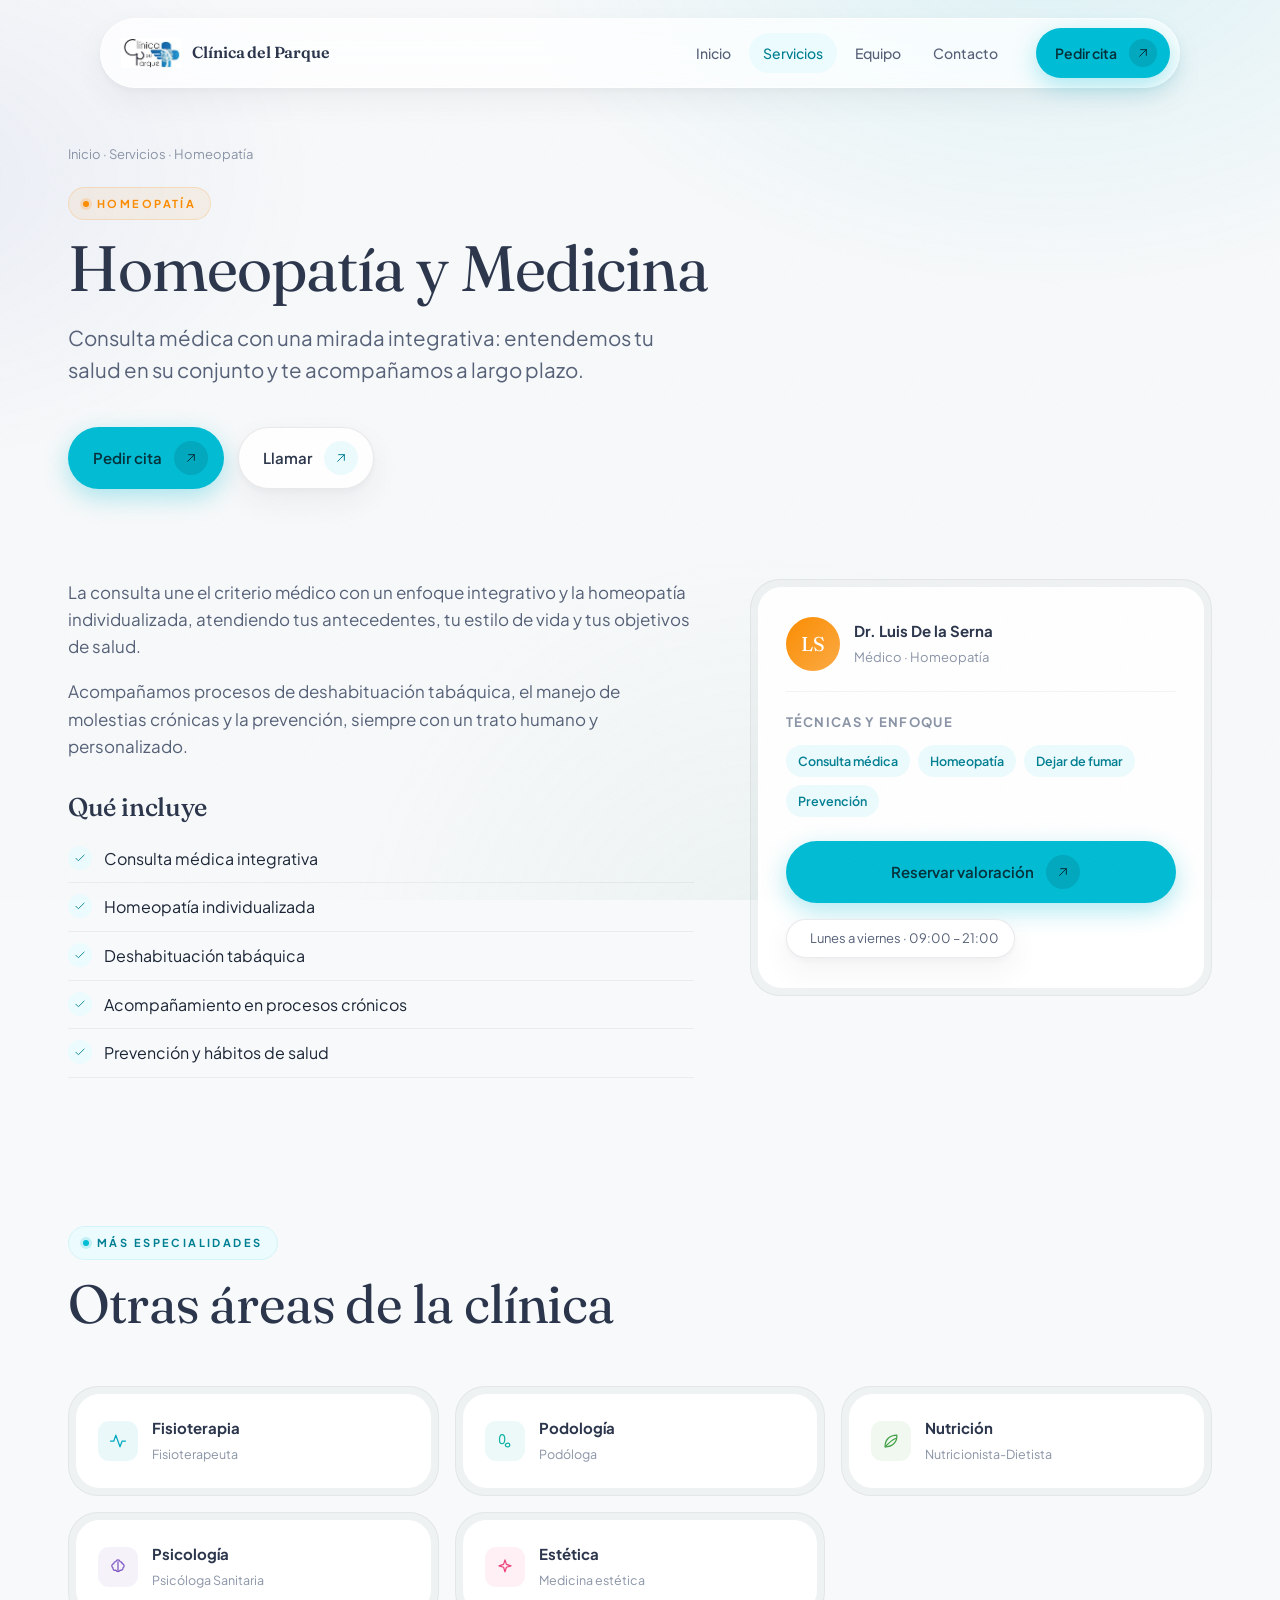
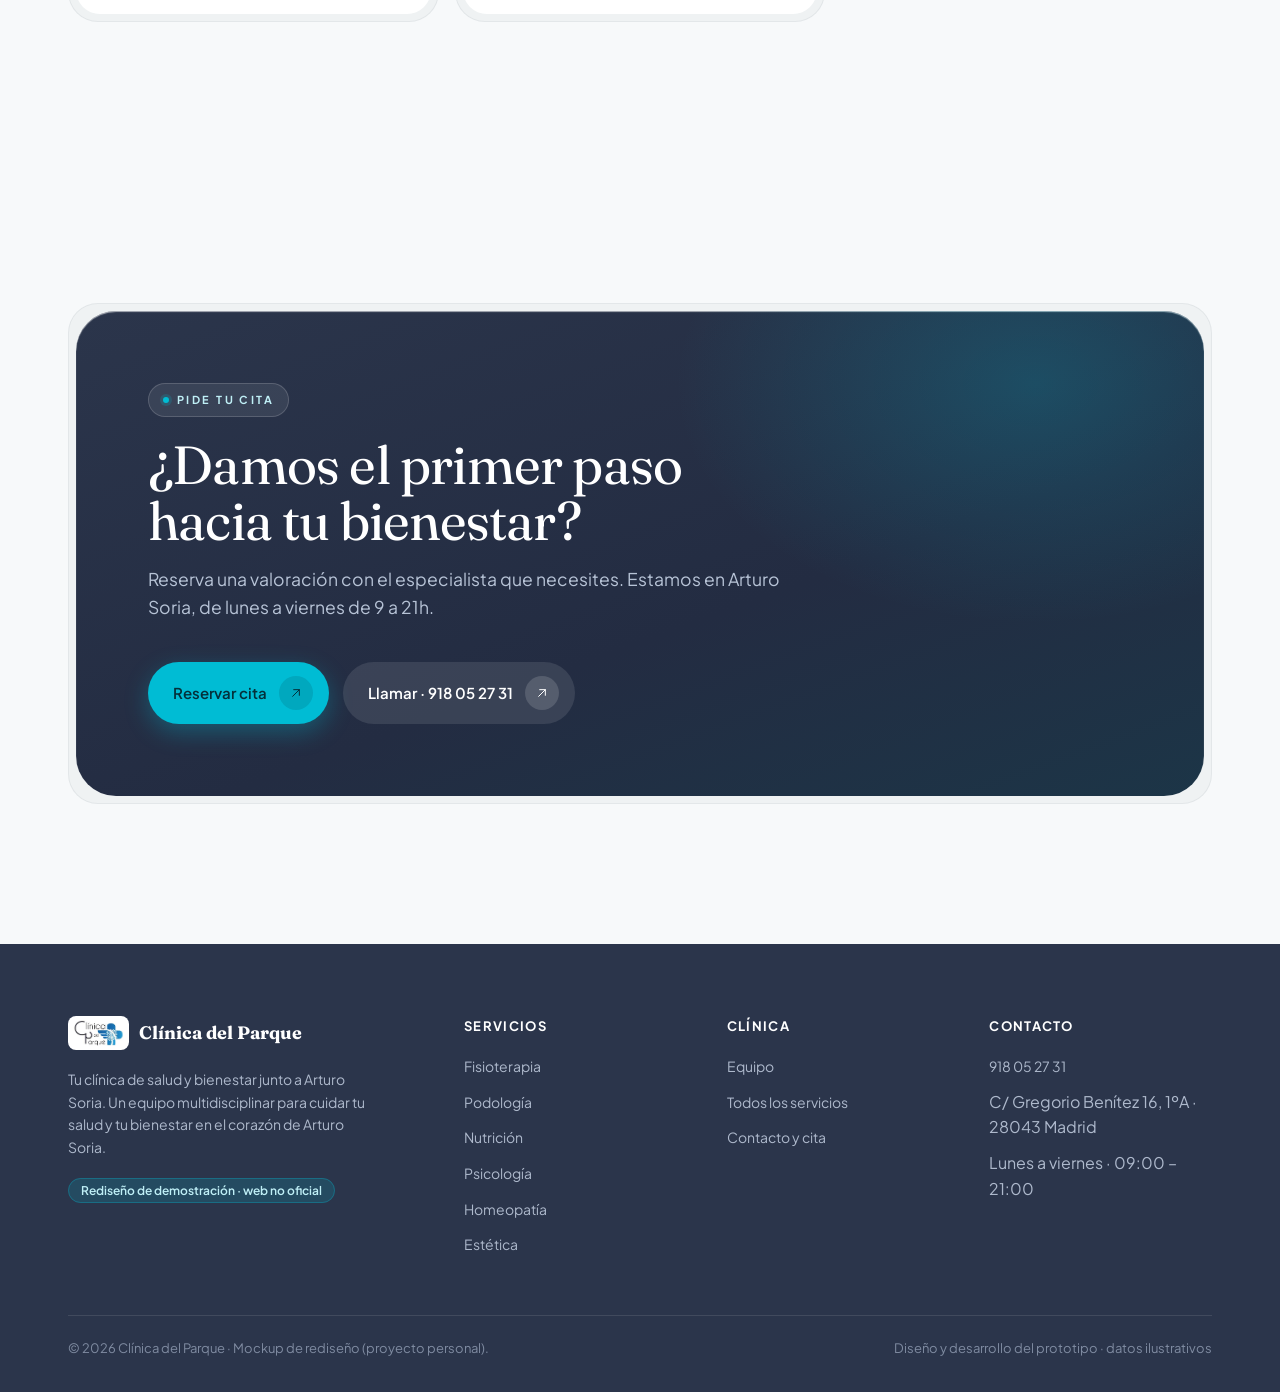
<file: web/homeopatia.html>
<!DOCTYPE html>
<html lang="es">
<head>
<meta charset="UTF-8">
<meta name="viewport" content="width=device-width, initial-scale=1">
<title>Homeopatía y Medicina en Arturo Soria · Clínica del Parque</title>
<meta name="description" content="Un enfoque médico integrativo que mira a la persona completa, no solo al síntoma.">
<link rel="preconnect" href="https://fonts.googleapis.com">
<link rel="preconnect" href="https://fonts.gstatic.com" crossorigin>
<link href="https://fonts.googleapis.com/css2?family=Fraunces:ital,opsz,wght@0,9..144,400;0,9..144,500;1,9..144,400&family=Plus+Jakarta+Sans:wght@400;500;600;700&display=swap" rel="stylesheet">
<link rel="stylesheet" href="styles.css">
</head>
<body>

<div class="nav-wrap">
  <nav class="nav">
    <a class="nav-logo" href="index.html"><img src="assets/logo.jpg" alt="Clínica del Parque"><b>Clínica del Parque</b></a>
    <div class="nav-links"><a href="index.html" class="">Inicio</a><a href="servicios.html" class="active">Servicios</a><a href="equipo.html" class="">Equipo</a><a href="contacto.html" class="">Contacto</a></div>
    <div class="nav-cta"><a class="btn btn-primary" href="contacto.html">Pedir cita <span class="ic"><svg viewBox="0 0 24 24" fill="none" stroke="currentColor" stroke-width="1.5" stroke-linecap="round" stroke-linejoin="round"><path d="M7 17 17 7M8.5 7H17v8.5"/></svg></span></a></div>
    <button class="hamb" aria-label="Menú"><span></span><span></span></button>
  </nav>
</div>
<div class="menu-overlay"><a href="index.html">Inicio</a><a href="servicios.html">Servicios</a><a href="equipo.html">Equipo</a><a href="contacto.html">Contacto</a><a href="contacto.html">Pedir cita</a>
  <div class="mo-foot">918 05 27 31 · Gregorio Benítez 16 · Arturo Soria, Madrid</div>
</div>
<main>

<section class="page-hero"><div class="container">
  <div class="breadcrumb"><a href="index.html">Inicio</a> · <a href="servicios.html">Servicios</a> · Homeopatía</div>
  <span class="eyebrow reveal in" style="color:#FB8C00;background:#FB8C0012;border-color:#FB8C0030">
    <span class="dot" style="background:#FB8C00;box-shadow:0 0 0 3px #FB8C0030"></span>Homeopatía</span>
  <h1 class="reveal in">Homeopatía y Medicina</h1>
  <p class="lead reveal in d1">Consulta médica con una mirada integrativa: entendemos tu salud en su conjunto y te acompañamos a largo plazo.</p>
  <div class="mt-cta reveal in d2"><a class="btn btn-primary" href="contacto.html">Pedir cita <span class="ic"><svg viewBox="0 0 24 24" fill="none" stroke="currentColor" stroke-width="1.5" stroke-linecap="round" stroke-linejoin="round"><path d="M7 17 17 7M8.5 7H17v8.5"/></svg></span></a>
    <a class="btn btn-ghost" href="tel:+34918052731">Llamar <span class="ic"><svg viewBox="0 0 24 24" fill="none" stroke="currentColor" stroke-width="1.5" stroke-linecap="round" stroke-linejoin="round"><path d="M7 17 17 7M8.5 7H17v8.5"/></svg></span></a></div>
</div></section>

<section class="section" style="padding-top:30px"><div class="container">
  <div class="split">
    <div class="prose reveal">
      <p>La consulta une el criterio médico con un enfoque integrativo y la homeopatía individualizada, atendiendo tus antecedentes, tu estilo de vida y tus objetivos de salud.</p><p>Acompañamos procesos de deshabituación tabáquica, el manejo de molestias crónicas y la prevención, siempre con un trato humano y personalizado.</p>
      <h3>Qué incluye</h3>
      <ul class="check-list"><li><span class="ck"><svg viewBox="0 0 24 24" fill="none" stroke="currentColor" stroke-width="1.5" stroke-linecap="round" stroke-linejoin="round"><path d="m5 12.5 4.2 4.2L19 7"/></svg></span>Consulta médica integrativa</li><li><span class="ck"><svg viewBox="0 0 24 24" fill="none" stroke="currentColor" stroke-width="1.5" stroke-linecap="round" stroke-linejoin="round"><path d="m5 12.5 4.2 4.2L19 7"/></svg></span>Homeopatía individualizada</li><li><span class="ck"><svg viewBox="0 0 24 24" fill="none" stroke="currentColor" stroke-width="1.5" stroke-linecap="round" stroke-linejoin="round"><path d="m5 12.5 4.2 4.2L19 7"/></svg></span>Deshabituación tabáquica</li><li><span class="ck"><svg viewBox="0 0 24 24" fill="none" stroke="currentColor" stroke-width="1.5" stroke-linecap="round" stroke-linejoin="round"><path d="m5 12.5 4.2 4.2L19 7"/></svg></span>Acompañamiento en procesos crónicos</li><li><span class="ck"><svg viewBox="0 0 24 24" fill="none" stroke="currentColor" stroke-width="1.5" stroke-linecap="round" stroke-linejoin="round"><path d="m5 12.5 4.2 4.2L19 7"/></svg></span>Prevención y hábitos de salud</li></ul>
    </div>
    <div class="bezel reveal d1"><div class="core aside-card">
      <div class="pro"><div class="ph" style="background:linear-gradient(135deg,#FB8C00,#FB8C00bb)">LS</div>
        <div><b>Dr. Luis De la Serna</b><span>Médico · Homeopatía</span></div></div>
      <div style="font-size:13px;font-weight:700;text-transform:uppercase;letter-spacing:.1em;color:var(--ink-3);margin-bottom:12px">Técnicas y enfoque</div>
      <div class="tags"><span class="t">Consulta médica</span><span class="t">Homeopatía</span><span class="t">Dejar de fumar</span><span class="t">Prevención</span></div>
      <div style="margin-top:24px"><a class="btn btn-primary" href="contacto.html" style="width:100%;justify-content:center">Reservar valoración <span class="ic"><svg viewBox="0 0 24 24" fill="none" stroke="currentColor" stroke-width="1.5" stroke-linecap="round" stroke-linejoin="round"><path d="M7 17 17 7M8.5 7H17v8.5"/></svg></span></a></div>
      <div class="pill-note" style="margin-top:16px"><span style="color:#FB8C00"><svg viewBox="0 0 24 24" fill="none" stroke="currentColor" stroke-width="1.5" stroke-linecap="round" stroke-linejoin="round"><circle cx="12" cy="12" r="8.4"/><path d="M12 7.5V12l3 1.8"/></svg></span>Lunes a viernes · 09:00 – 21:00</div>
    </div></div>
  </div>
</div></section>

<section class="section" style="padding-top:0"><div class="container">
      <div class="sec-head"><span class="eyebrow"><span class="dot"></span>Más especialidades</span>
        <h2 class="title" style="margin-top:16px">Otras áreas de la clínica</h2></div>
      <div class="related"><a class="bezel reveal" href="fisioterapia.html"><div class="core rel">
          <div class="ri" style="background:#00A9C014;color:#00A9C0"><svg viewBox="0 0 24 24" fill="none" stroke="currentColor" stroke-width="1.5" stroke-linecap="round" stroke-linejoin="round"><path d="M3 12h4l2.4-7 5 14L17 12h4"/></svg></div>
          <div><b>Fisioterapia</b><span>Fisioterapeuta</span></div></div></a><a class="bezel reveal" href="podologia.html"><div class="core rel">
          <div class="ri" style="background:#12b3a614;color:#12b3a6"><svg viewBox="0 0 24 24" fill="none" stroke="currentColor" stroke-width="1.5" stroke-linecap="round" stroke-linejoin="round"><path d="M8.5 4.2c2.2 0 3.2 2.4 3.2 5.6 0 3-1.1 5.4-3.2 5.4S5.4 13 5.4 10.4 6.3 4.2 8.5 4.2Z"/><path d="M15.5 14.5c1.5 0 2.3 1 2.3 2.2s-.9 2.3-2.4 2.3-3-1-3-2.2 1.6-2.3 3.1-2.3Z"/></svg></div>
          <div><b>Podología</b><span>Podóloga</span></div></div></a><a class="bezel reveal" href="nutricion.html"><div class="core rel">
          <div class="ri" style="background:#43a04714;color:#43a047"><svg viewBox="0 0 24 24" fill="none" stroke="currentColor" stroke-width="1.5" stroke-linecap="round" stroke-linejoin="round"><path d="M5 19c-.5-8 5-14 14-14 .5 8-5 14-14 14Z"/><path d="M5 19C9.5 14 13 11 17.5 9"/></svg></div>
          <div><b>Nutrición</b><span>Nutricionista-Dietista</span></div></div></a><a class="bezel reveal" href="psicologia.html"><div class="core rel">
          <div class="ri" style="background:#7E57C214;color:#7E57C2"><svg viewBox="0 0 24 24" fill="none" stroke="currentColor" stroke-width="1.5" stroke-linecap="round" stroke-linejoin="round"><path d="M9.5 5.4A2.6 2.6 0 0 0 6.9 8a2.7 2.7 0 0 0-1 5 2.6 2.6 0 0 0 3.6 2.8 2.7 2.7 0 0 0 5 0A2.6 2.6 0 0 0 18 13a2.7 2.7 0 0 0-1-5 2.6 2.6 0 0 0-2.6-2.6 2.5 2.5 0 0 0-4.9 0Z"/><path d="M12 5.6v11"/></svg></div>
          <div><b>Psicología</b><span>Psicóloga Sanitaria</span></div></div></a><a class="bezel reveal" href="estetica.html"><div class="core rel">
          <div class="ri" style="background:#EC407A14;color:#EC407A"><svg viewBox="0 0 24 24" fill="none" stroke="currentColor" stroke-width="1.5" stroke-linecap="round" stroke-linejoin="round"><path d="m12 3.4 1.7 5.5 5.5 1.7-5.5 1.7L12 17.8l-1.7-5.5L4.8 10.6l5.5-1.7L12 3.4Z"/></svg></div>
          <div><b>Estética</b><span>Medicina estética</span></div></div></a></div></div></section>

<section class="section"><div class="container">
  <div class="bezel reveal"><div class="core band-dark" style="padding:clamp(40px,6vw,72px)">
    <div style="max-width:640px;position:relative">
      <span class="eyebrow light"><span class="dot"></span>Pide tu cita</span>
      <h2 class="title" style="margin:20px 0 16px">¿Damos el primer paso hacia tu bienestar?</h2>
      <p style="font-size:1.1rem">Reserva una valoración con el especialista que necesites. Estamos en Arturo Soria, de lunes a viernes de 9 a 21h.</p>
      <div class="mt-cta">
        <a class="btn btn-primary" href="contacto.html">Reservar cita <span class="ic"><svg viewBox="0 0 24 24" fill="none" stroke="currentColor" stroke-width="1.5" stroke-linecap="round" stroke-linejoin="round"><path d="M7 17 17 7M8.5 7H17v8.5"/></svg></span></a>
        <a class="btn btn-dark" href="tel:+34918052731" style="background:rgba(255,255,255,.1)">Llamar · 918 05 27 31 <span class="ic"><svg viewBox="0 0 24 24" fill="none" stroke="currentColor" stroke-width="1.5" stroke-linecap="round" stroke-linejoin="round"><path d="M7 17 17 7M8.5 7H17v8.5"/></svg></span></a>
      </div>
    </div>
  </div></div>
</div></section>

</main>

<footer class="site">
  <div class="container">
    <div class="f-grid">
      <div>
        <div class="fl-logo"><img src="assets/logo.jpg" alt="" style="height:34px;background:#fff;border-radius:8px;padding:4px"><b>Clínica del Parque</b></div>
        <p>Tu clínica de salud y bienestar junto a Arturo Soria. Un equipo multidisciplinar para cuidar tu salud y tu bienestar en el corazón de Arturo Soria.</p>
        <div style="margin-top:18px"><span class="demo-badge">Rediseño de demostración · web no oficial</span></div>
      </div>
      <div><h4>Servicios</h4><ul><li><a href="fisioterapia.html">Fisioterapia</a></li><li><a href="podologia.html">Podología</a></li><li><a href="nutricion.html">Nutrición</a></li><li><a href="psicologia.html">Psicología</a></li><li><a href="homeopatia.html">Homeopatía</a></li><li><a href="estetica.html">Estética</a></li></ul></div>
      <div><h4>Clínica</h4><ul>
        <li><a href="equipo.html">Equipo</a></li>
        <li><a href="servicios.html">Todos los servicios</a></li>
        <li><a href="contacto.html">Contacto y cita</a></li>
      </ul></div>
      <div><h4>Contacto</h4><ul>
        <li><a href="tel:+34918052731">918 05 27 31</a></li>
        <li>C/ Gregorio Benítez 16, 1ºA · 28043 Madrid</li>
        <li>Lunes a viernes · 09:00 – 21:00</li>
      </ul></div>
    </div>
    <div class="f-bottom">
      <span>© <span data-year>2026</span> Clínica del Parque · Mockup de rediseño (proyecto personal).</span>
      <span>Diseño y desarrollo del prototipo · datos ilustrativos</span>
    </div>
  </div>
</footer>
<script src="main.js"></script>
</body>
</html>
</file>
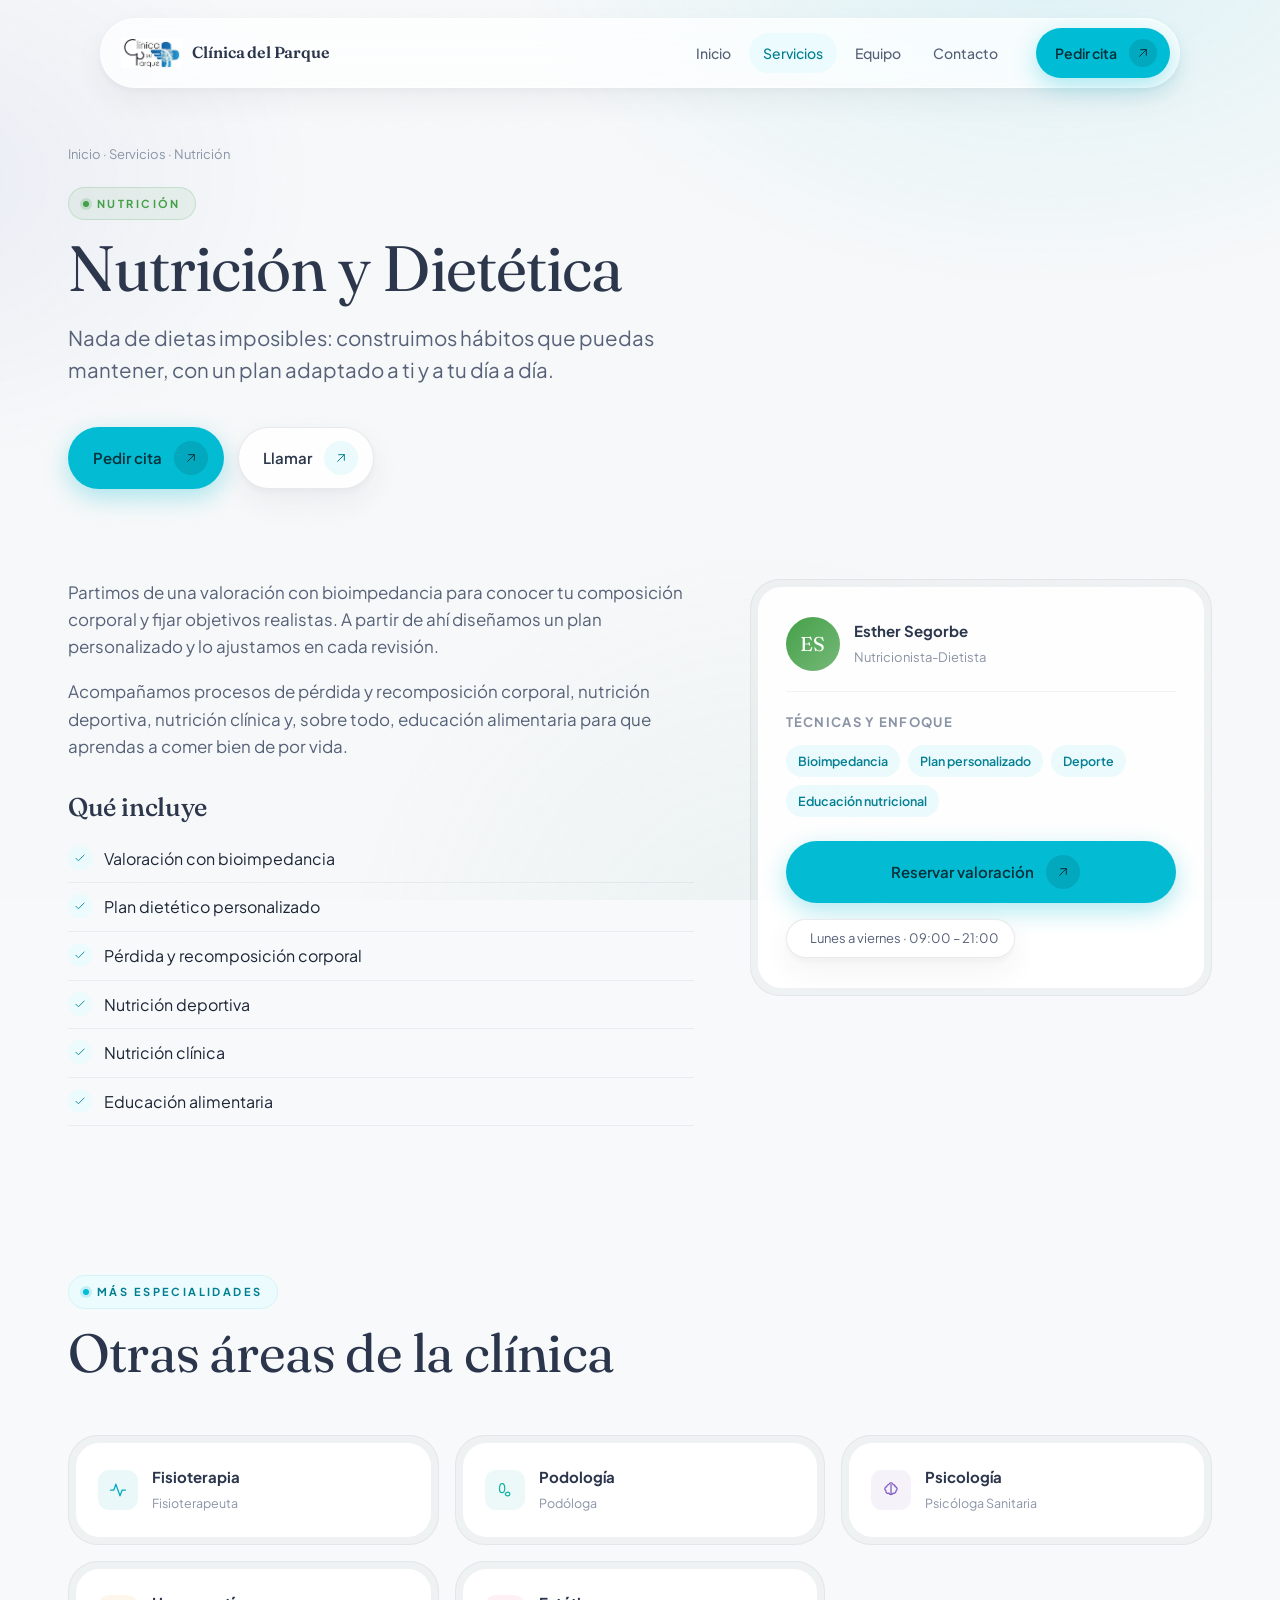
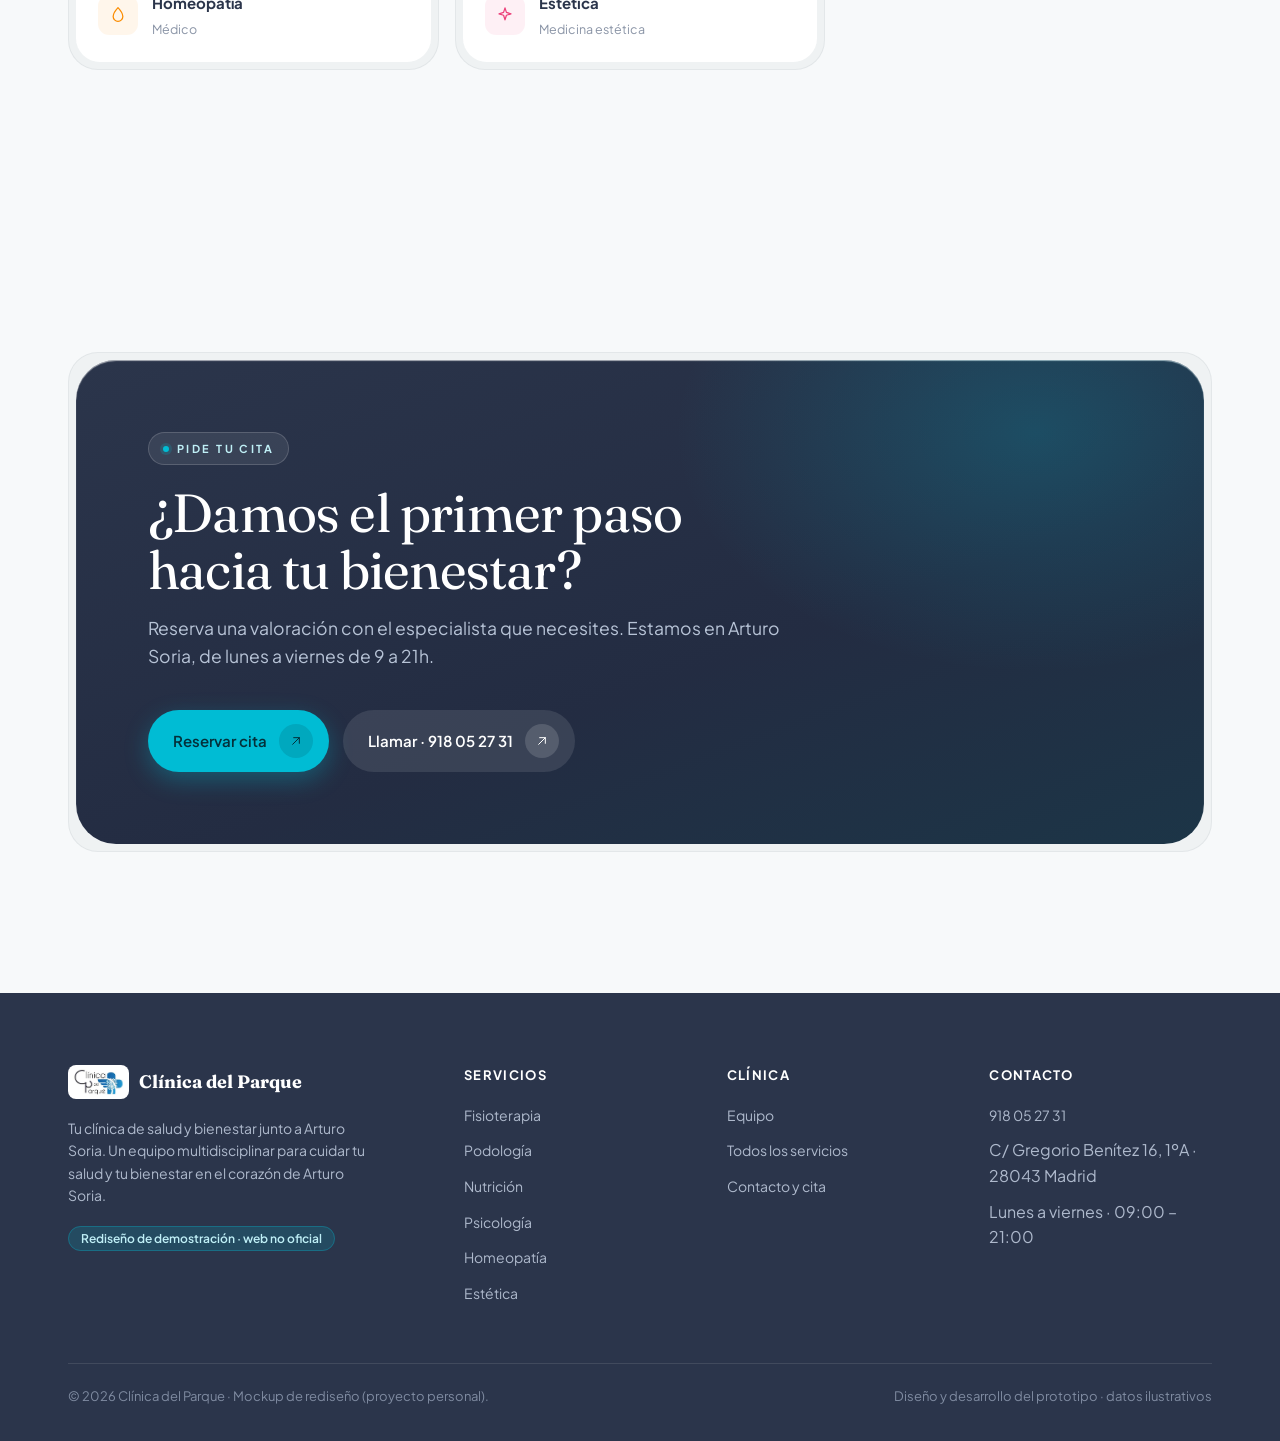
<file: web/nutricion.html>
<!DOCTYPE html>
<html lang="es">
<head>
<meta charset="UTF-8">
<meta name="viewport" content="width=device-width, initial-scale=1">
<title>Nutrición y Dietética en Arturo Soria · Clínica del Parque</title>
<meta name="description" content="Come mejor y siéntete mejor con planes personalizados y seguimiento real de tu evolución.">
<link rel="preconnect" href="https://fonts.googleapis.com">
<link rel="preconnect" href="https://fonts.gstatic.com" crossorigin>
<link href="https://fonts.googleapis.com/css2?family=Fraunces:ital,opsz,wght@0,9..144,400;0,9..144,500;1,9..144,400&family=Plus+Jakarta+Sans:wght@400;500;600;700&display=swap" rel="stylesheet">
<link rel="stylesheet" href="styles.css">
</head>
<body>

<div class="nav-wrap">
  <nav class="nav">
    <a class="nav-logo" href="index.html"><img src="assets/logo.jpg" alt="Clínica del Parque"><b>Clínica del Parque</b></a>
    <div class="nav-links"><a href="index.html" class="">Inicio</a><a href="servicios.html" class="active">Servicios</a><a href="equipo.html" class="">Equipo</a><a href="contacto.html" class="">Contacto</a></div>
    <div class="nav-cta"><a class="btn btn-primary" href="contacto.html">Pedir cita <span class="ic"><svg viewBox="0 0 24 24" fill="none" stroke="currentColor" stroke-width="1.5" stroke-linecap="round" stroke-linejoin="round"><path d="M7 17 17 7M8.5 7H17v8.5"/></svg></span></a></div>
    <button class="hamb" aria-label="Menú"><span></span><span></span></button>
  </nav>
</div>
<div class="menu-overlay"><a href="index.html">Inicio</a><a href="servicios.html">Servicios</a><a href="equipo.html">Equipo</a><a href="contacto.html">Contacto</a><a href="contacto.html">Pedir cita</a>
  <div class="mo-foot">918 05 27 31 · Gregorio Benítez 16 · Arturo Soria, Madrid</div>
</div>
<main>

<section class="page-hero"><div class="container">
  <div class="breadcrumb"><a href="index.html">Inicio</a> · <a href="servicios.html">Servicios</a> · Nutrición</div>
  <span class="eyebrow reveal in" style="color:#43a047;background:#43a04712;border-color:#43a04730">
    <span class="dot" style="background:#43a047;box-shadow:0 0 0 3px #43a04730"></span>Nutrición</span>
  <h1 class="reveal in">Nutrición y Dietética</h1>
  <p class="lead reveal in d1">Nada de dietas imposibles: construimos hábitos que puedas mantener, con un plan adaptado a ti y a tu día a día.</p>
  <div class="mt-cta reveal in d2"><a class="btn btn-primary" href="contacto.html">Pedir cita <span class="ic"><svg viewBox="0 0 24 24" fill="none" stroke="currentColor" stroke-width="1.5" stroke-linecap="round" stroke-linejoin="round"><path d="M7 17 17 7M8.5 7H17v8.5"/></svg></span></a>
    <a class="btn btn-ghost" href="tel:+34918052731">Llamar <span class="ic"><svg viewBox="0 0 24 24" fill="none" stroke="currentColor" stroke-width="1.5" stroke-linecap="round" stroke-linejoin="round"><path d="M7 17 17 7M8.5 7H17v8.5"/></svg></span></a></div>
</div></section>

<section class="section" style="padding-top:30px"><div class="container">
  <div class="split">
    <div class="prose reveal">
      <p>Partimos de una valoración con bioimpedancia para conocer tu composición corporal y fijar objetivos realistas. A partir de ahí diseñamos un plan personalizado y lo ajustamos en cada revisión.</p><p>Acompañamos procesos de pérdida y recomposición corporal, nutrición deportiva, nutrición clínica y, sobre todo, educación alimentaria para que aprendas a comer bien de por vida.</p>
      <h3>Qué incluye</h3>
      <ul class="check-list"><li><span class="ck"><svg viewBox="0 0 24 24" fill="none" stroke="currentColor" stroke-width="1.5" stroke-linecap="round" stroke-linejoin="round"><path d="m5 12.5 4.2 4.2L19 7"/></svg></span>Valoración con bioimpedancia</li><li><span class="ck"><svg viewBox="0 0 24 24" fill="none" stroke="currentColor" stroke-width="1.5" stroke-linecap="round" stroke-linejoin="round"><path d="m5 12.5 4.2 4.2L19 7"/></svg></span>Plan dietético personalizado</li><li><span class="ck"><svg viewBox="0 0 24 24" fill="none" stroke="currentColor" stroke-width="1.5" stroke-linecap="round" stroke-linejoin="round"><path d="m5 12.5 4.2 4.2L19 7"/></svg></span>Pérdida y recomposición corporal</li><li><span class="ck"><svg viewBox="0 0 24 24" fill="none" stroke="currentColor" stroke-width="1.5" stroke-linecap="round" stroke-linejoin="round"><path d="m5 12.5 4.2 4.2L19 7"/></svg></span>Nutrición deportiva</li><li><span class="ck"><svg viewBox="0 0 24 24" fill="none" stroke="currentColor" stroke-width="1.5" stroke-linecap="round" stroke-linejoin="round"><path d="m5 12.5 4.2 4.2L19 7"/></svg></span>Nutrición clínica</li><li><span class="ck"><svg viewBox="0 0 24 24" fill="none" stroke="currentColor" stroke-width="1.5" stroke-linecap="round" stroke-linejoin="round"><path d="m5 12.5 4.2 4.2L19 7"/></svg></span>Educación alimentaria</li></ul>
    </div>
    <div class="bezel reveal d1"><div class="core aside-card">
      <div class="pro"><div class="ph" style="background:linear-gradient(135deg,#43a047,#43a047bb)">ES</div>
        <div><b>Esther Segorbe</b><span>Nutricionista-Dietista</span></div></div>
      <div style="font-size:13px;font-weight:700;text-transform:uppercase;letter-spacing:.1em;color:var(--ink-3);margin-bottom:12px">Técnicas y enfoque</div>
      <div class="tags"><span class="t">Bioimpedancia</span><span class="t">Plan personalizado</span><span class="t">Deporte</span><span class="t">Educación nutricional</span></div>
      <div style="margin-top:24px"><a class="btn btn-primary" href="contacto.html" style="width:100%;justify-content:center">Reservar valoración <span class="ic"><svg viewBox="0 0 24 24" fill="none" stroke="currentColor" stroke-width="1.5" stroke-linecap="round" stroke-linejoin="round"><path d="M7 17 17 7M8.5 7H17v8.5"/></svg></span></a></div>
      <div class="pill-note" style="margin-top:16px"><span style="color:#43a047"><svg viewBox="0 0 24 24" fill="none" stroke="currentColor" stroke-width="1.5" stroke-linecap="round" stroke-linejoin="round"><circle cx="12" cy="12" r="8.4"/><path d="M12 7.5V12l3 1.8"/></svg></span>Lunes a viernes · 09:00 – 21:00</div>
    </div></div>
  </div>
</div></section>

<section class="section" style="padding-top:0"><div class="container">
      <div class="sec-head"><span class="eyebrow"><span class="dot"></span>Más especialidades</span>
        <h2 class="title" style="margin-top:16px">Otras áreas de la clínica</h2></div>
      <div class="related"><a class="bezel reveal" href="fisioterapia.html"><div class="core rel">
          <div class="ri" style="background:#00A9C014;color:#00A9C0"><svg viewBox="0 0 24 24" fill="none" stroke="currentColor" stroke-width="1.5" stroke-linecap="round" stroke-linejoin="round"><path d="M3 12h4l2.4-7 5 14L17 12h4"/></svg></div>
          <div><b>Fisioterapia</b><span>Fisioterapeuta</span></div></div></a><a class="bezel reveal" href="podologia.html"><div class="core rel">
          <div class="ri" style="background:#12b3a614;color:#12b3a6"><svg viewBox="0 0 24 24" fill="none" stroke="currentColor" stroke-width="1.5" stroke-linecap="round" stroke-linejoin="round"><path d="M8.5 4.2c2.2 0 3.2 2.4 3.2 5.6 0 3-1.1 5.4-3.2 5.4S5.4 13 5.4 10.4 6.3 4.2 8.5 4.2Z"/><path d="M15.5 14.5c1.5 0 2.3 1 2.3 2.2s-.9 2.3-2.4 2.3-3-1-3-2.2 1.6-2.3 3.1-2.3Z"/></svg></div>
          <div><b>Podología</b><span>Podóloga</span></div></div></a><a class="bezel reveal" href="psicologia.html"><div class="core rel">
          <div class="ri" style="background:#7E57C214;color:#7E57C2"><svg viewBox="0 0 24 24" fill="none" stroke="currentColor" stroke-width="1.5" stroke-linecap="round" stroke-linejoin="round"><path d="M9.5 5.4A2.6 2.6 0 0 0 6.9 8a2.7 2.7 0 0 0-1 5 2.6 2.6 0 0 0 3.6 2.8 2.7 2.7 0 0 0 5 0A2.6 2.6 0 0 0 18 13a2.7 2.7 0 0 0-1-5 2.6 2.6 0 0 0-2.6-2.6 2.5 2.5 0 0 0-4.9 0Z"/><path d="M12 5.6v11"/></svg></div>
          <div><b>Psicología</b><span>Psicóloga Sanitaria</span></div></div></a><a class="bezel reveal" href="homeopatia.html"><div class="core rel">
          <div class="ri" style="background:#FB8C0014;color:#FB8C00"><svg viewBox="0 0 24 24" fill="none" stroke="currentColor" stroke-width="1.5" stroke-linecap="round" stroke-linejoin="round"><path d="M12 3.2s5.8 6.3 5.8 10.6a5.8 5.8 0 0 1-11.6 0C6.2 9.5 12 3.2 12 3.2Z"/></svg></div>
          <div><b>Homeopatía</b><span>Médico</span></div></div></a><a class="bezel reveal" href="estetica.html"><div class="core rel">
          <div class="ri" style="background:#EC407A14;color:#EC407A"><svg viewBox="0 0 24 24" fill="none" stroke="currentColor" stroke-width="1.5" stroke-linecap="round" stroke-linejoin="round"><path d="m12 3.4 1.7 5.5 5.5 1.7-5.5 1.7L12 17.8l-1.7-5.5L4.8 10.6l5.5-1.7L12 3.4Z"/></svg></div>
          <div><b>Estética</b><span>Medicina estética</span></div></div></a></div></div></section>

<section class="section"><div class="container">
  <div class="bezel reveal"><div class="core band-dark" style="padding:clamp(40px,6vw,72px)">
    <div style="max-width:640px;position:relative">
      <span class="eyebrow light"><span class="dot"></span>Pide tu cita</span>
      <h2 class="title" style="margin:20px 0 16px">¿Damos el primer paso hacia tu bienestar?</h2>
      <p style="font-size:1.1rem">Reserva una valoración con el especialista que necesites. Estamos en Arturo Soria, de lunes a viernes de 9 a 21h.</p>
      <div class="mt-cta">
        <a class="btn btn-primary" href="contacto.html">Reservar cita <span class="ic"><svg viewBox="0 0 24 24" fill="none" stroke="currentColor" stroke-width="1.5" stroke-linecap="round" stroke-linejoin="round"><path d="M7 17 17 7M8.5 7H17v8.5"/></svg></span></a>
        <a class="btn btn-dark" href="tel:+34918052731" style="background:rgba(255,255,255,.1)">Llamar · 918 05 27 31 <span class="ic"><svg viewBox="0 0 24 24" fill="none" stroke="currentColor" stroke-width="1.5" stroke-linecap="round" stroke-linejoin="round"><path d="M7 17 17 7M8.5 7H17v8.5"/></svg></span></a>
      </div>
    </div>
  </div></div>
</div></section>

</main>

<footer class="site">
  <div class="container">
    <div class="f-grid">
      <div>
        <div class="fl-logo"><img src="assets/logo.jpg" alt="" style="height:34px;background:#fff;border-radius:8px;padding:4px"><b>Clínica del Parque</b></div>
        <p>Tu clínica de salud y bienestar junto a Arturo Soria. Un equipo multidisciplinar para cuidar tu salud y tu bienestar en el corazón de Arturo Soria.</p>
        <div style="margin-top:18px"><span class="demo-badge">Rediseño de demostración · web no oficial</span></div>
      </div>
      <div><h4>Servicios</h4><ul><li><a href="fisioterapia.html">Fisioterapia</a></li><li><a href="podologia.html">Podología</a></li><li><a href="nutricion.html">Nutrición</a></li><li><a href="psicologia.html">Psicología</a></li><li><a href="homeopatia.html">Homeopatía</a></li><li><a href="estetica.html">Estética</a></li></ul></div>
      <div><h4>Clínica</h4><ul>
        <li><a href="equipo.html">Equipo</a></li>
        <li><a href="servicios.html">Todos los servicios</a></li>
        <li><a href="contacto.html">Contacto y cita</a></li>
      </ul></div>
      <div><h4>Contacto</h4><ul>
        <li><a href="tel:+34918052731">918 05 27 31</a></li>
        <li>C/ Gregorio Benítez 16, 1ºA · 28043 Madrid</li>
        <li>Lunes a viernes · 09:00 – 21:00</li>
      </ul></div>
    </div>
    <div class="f-bottom">
      <span>© <span data-year>2026</span> Clínica del Parque · Mockup de rediseño (proyecto personal).</span>
      <span>Diseño y desarrollo del prototipo · datos ilustrativos</span>
    </div>
  </div>
</footer>
<script src="main.js"></script>
</body>
</html>
</file>
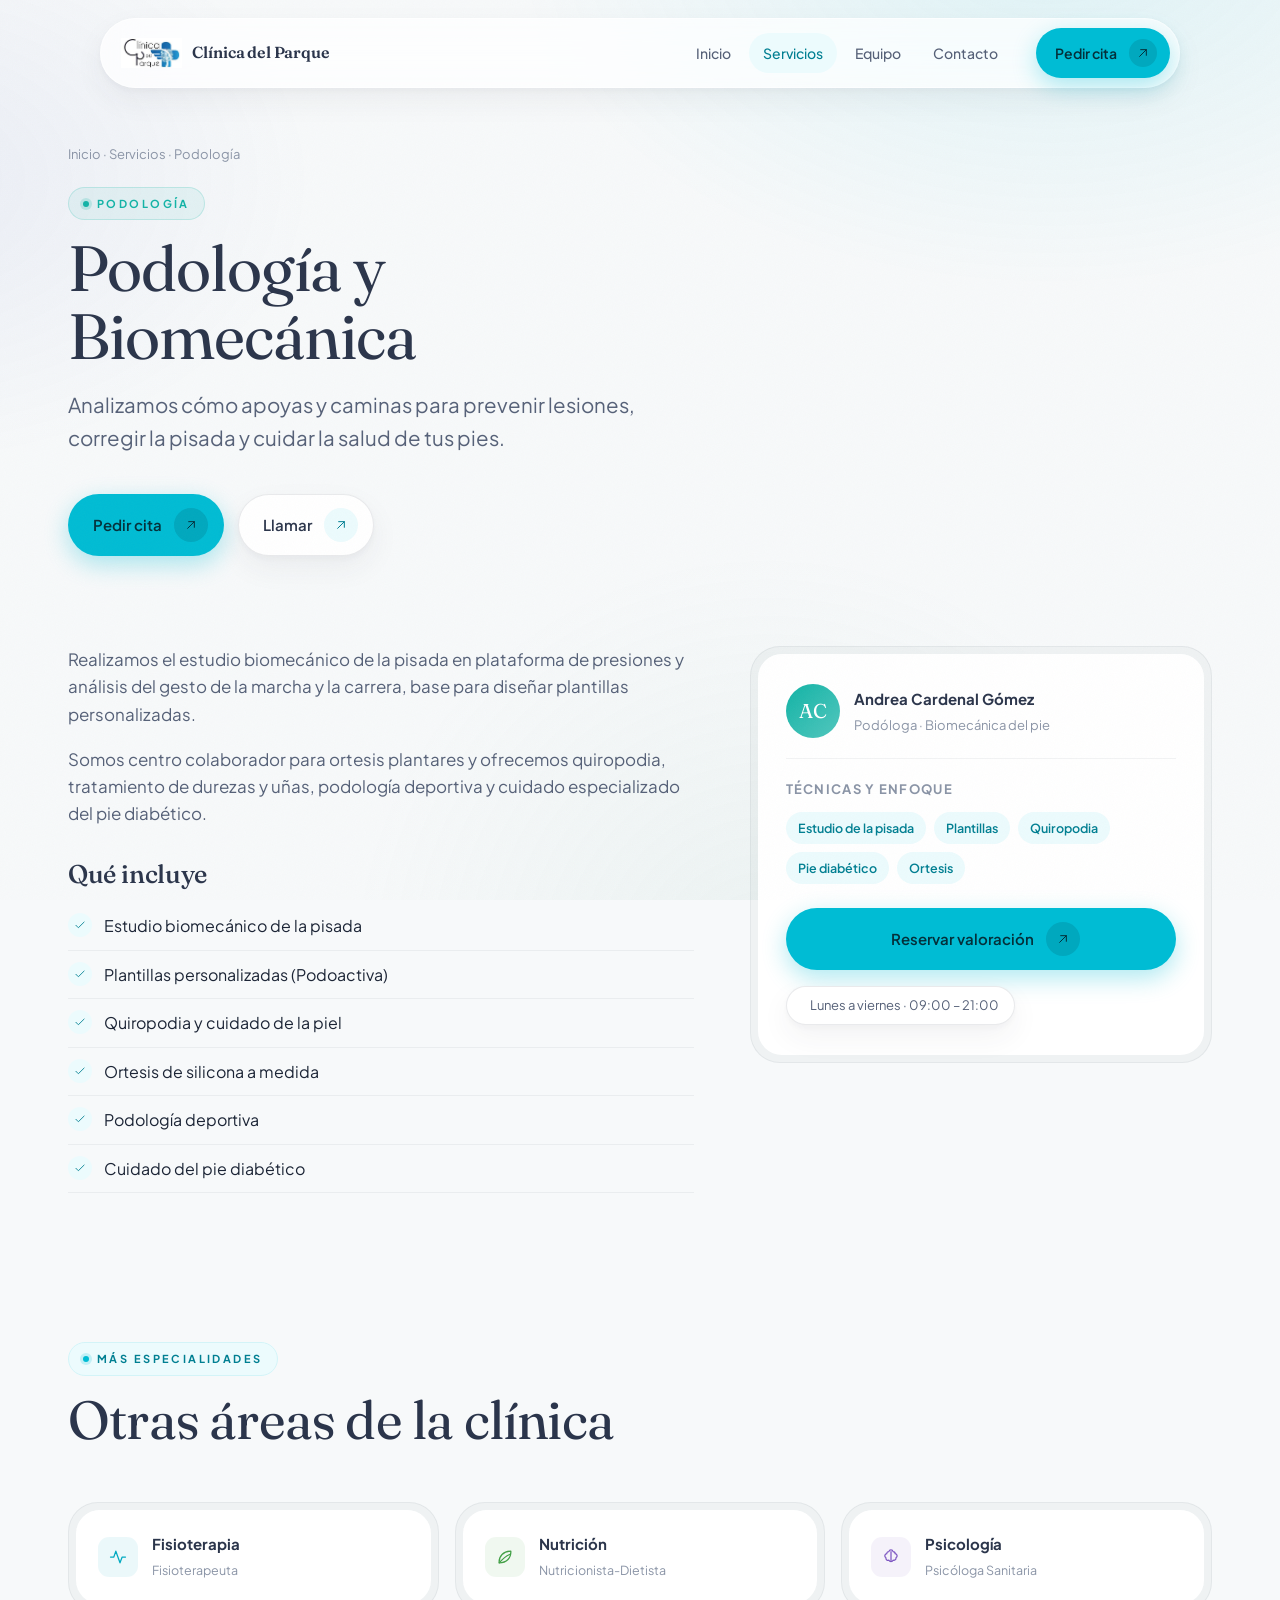
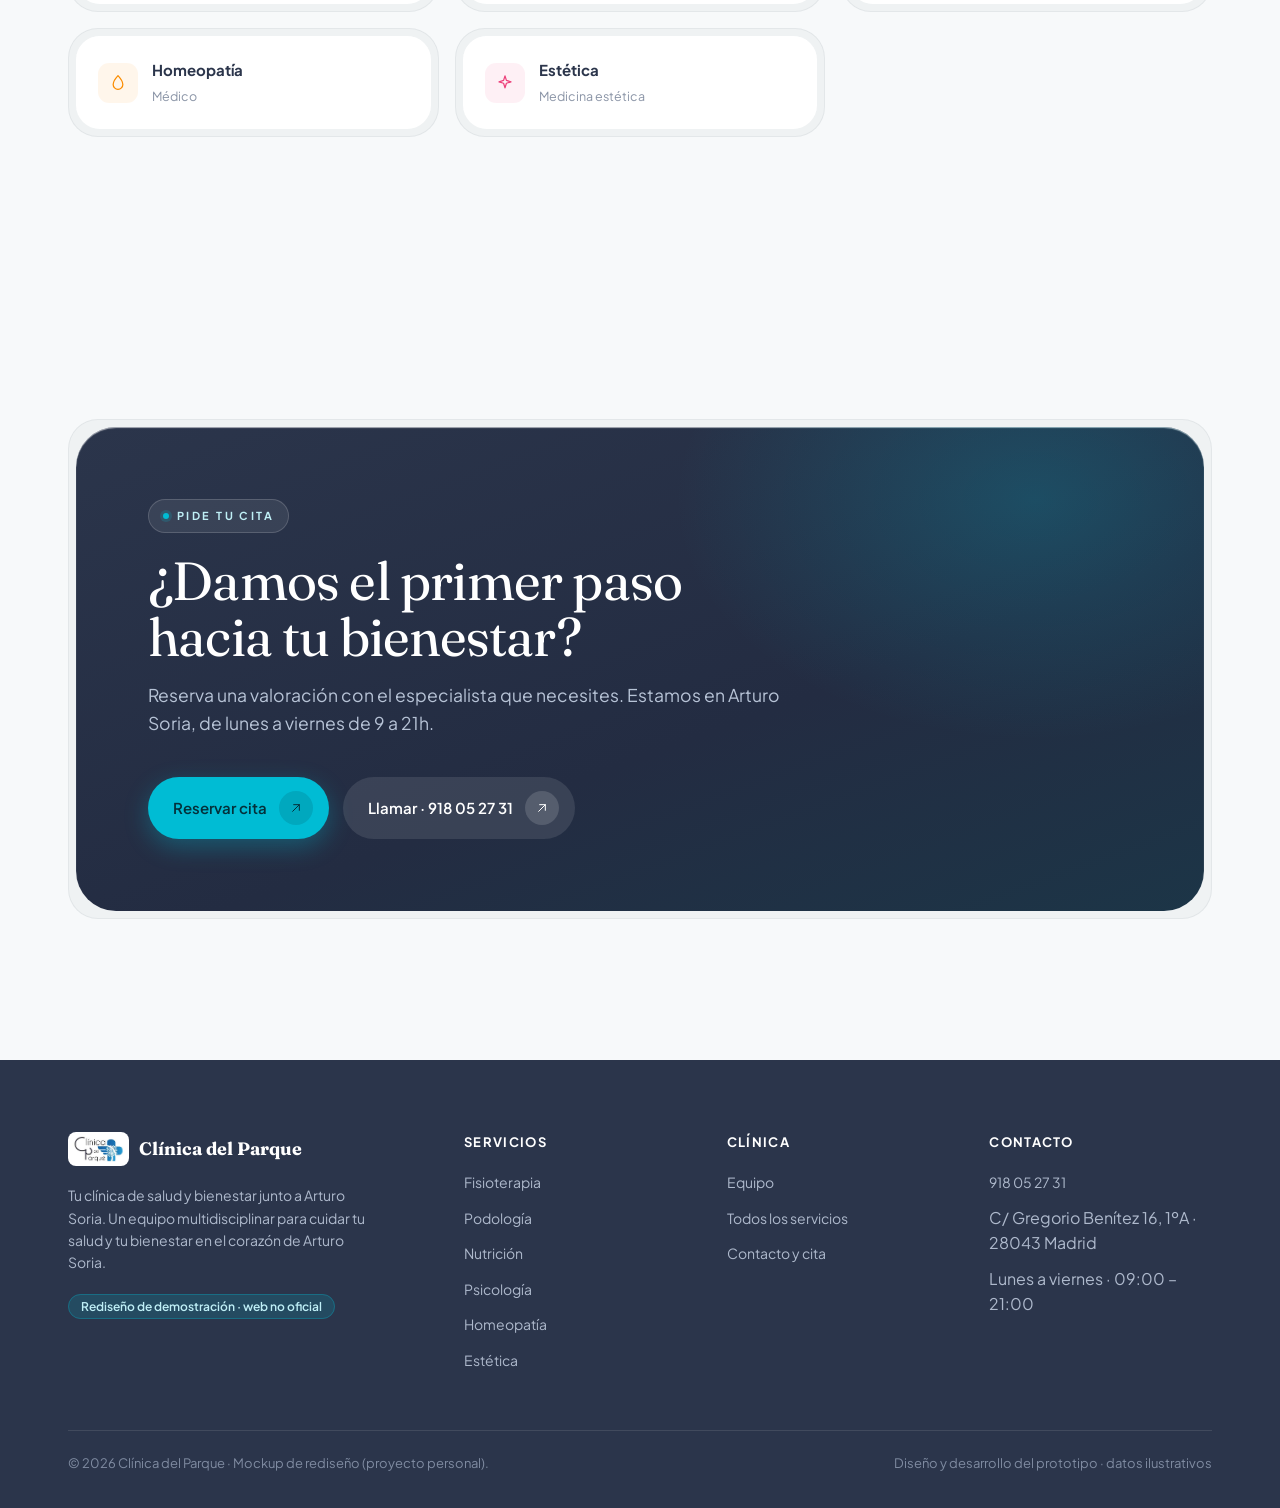
<file: web/podologia.html>
<!DOCTYPE html>
<html lang="es">
<head>
<meta charset="UTF-8">
<meta name="viewport" content="width=device-width, initial-scale=1">
<title>Podología y Biomecánica en Arturo Soria · Clínica del Parque</title>
<meta name="description" content="Estudio de la pisada, plantillas personalizadas y podología clínica para caminar y correr mejor.">
<link rel="preconnect" href="https://fonts.googleapis.com">
<link rel="preconnect" href="https://fonts.gstatic.com" crossorigin>
<link href="https://fonts.googleapis.com/css2?family=Fraunces:ital,opsz,wght@0,9..144,400;0,9..144,500;1,9..144,400&family=Plus+Jakarta+Sans:wght@400;500;600;700&display=swap" rel="stylesheet">
<link rel="stylesheet" href="styles.css">
</head>
<body>

<div class="nav-wrap">
  <nav class="nav">
    <a class="nav-logo" href="index.html"><img src="assets/logo.jpg" alt="Clínica del Parque"><b>Clínica del Parque</b></a>
    <div class="nav-links"><a href="index.html" class="">Inicio</a><a href="servicios.html" class="active">Servicios</a><a href="equipo.html" class="">Equipo</a><a href="contacto.html" class="">Contacto</a></div>
    <div class="nav-cta"><a class="btn btn-primary" href="contacto.html">Pedir cita <span class="ic"><svg viewBox="0 0 24 24" fill="none" stroke="currentColor" stroke-width="1.5" stroke-linecap="round" stroke-linejoin="round"><path d="M7 17 17 7M8.5 7H17v8.5"/></svg></span></a></div>
    <button class="hamb" aria-label="Menú"><span></span><span></span></button>
  </nav>
</div>
<div class="menu-overlay"><a href="index.html">Inicio</a><a href="servicios.html">Servicios</a><a href="equipo.html">Equipo</a><a href="contacto.html">Contacto</a><a href="contacto.html">Pedir cita</a>
  <div class="mo-foot">918 05 27 31 · Gregorio Benítez 16 · Arturo Soria, Madrid</div>
</div>
<main>

<section class="page-hero"><div class="container">
  <div class="breadcrumb"><a href="index.html">Inicio</a> · <a href="servicios.html">Servicios</a> · Podología</div>
  <span class="eyebrow reveal in" style="color:#12b3a6;background:#12b3a612;border-color:#12b3a630">
    <span class="dot" style="background:#12b3a6;box-shadow:0 0 0 3px #12b3a630"></span>Podología</span>
  <h1 class="reveal in">Podología y Biomecánica</h1>
  <p class="lead reveal in d1">Analizamos cómo apoyas y caminas para prevenir lesiones, corregir la pisada y cuidar la salud de tus pies.</p>
  <div class="mt-cta reveal in d2"><a class="btn btn-primary" href="contacto.html">Pedir cita <span class="ic"><svg viewBox="0 0 24 24" fill="none" stroke="currentColor" stroke-width="1.5" stroke-linecap="round" stroke-linejoin="round"><path d="M7 17 17 7M8.5 7H17v8.5"/></svg></span></a>
    <a class="btn btn-ghost" href="tel:+34918052731">Llamar <span class="ic"><svg viewBox="0 0 24 24" fill="none" stroke="currentColor" stroke-width="1.5" stroke-linecap="round" stroke-linejoin="round"><path d="M7 17 17 7M8.5 7H17v8.5"/></svg></span></a></div>
</div></section>

<section class="section" style="padding-top:30px"><div class="container">
  <div class="split">
    <div class="prose reveal">
      <p>Realizamos el estudio biomecánico de la pisada en plataforma de presiones y análisis del gesto de la marcha y la carrera, base para diseñar plantillas personalizadas.</p><p>Somos centro colaborador para ortesis plantares y ofrecemos quiropodia, tratamiento de durezas y uñas, podología deportiva y cuidado especializado del pie diabético.</p>
      <h3>Qué incluye</h3>
      <ul class="check-list"><li><span class="ck"><svg viewBox="0 0 24 24" fill="none" stroke="currentColor" stroke-width="1.5" stroke-linecap="round" stroke-linejoin="round"><path d="m5 12.5 4.2 4.2L19 7"/></svg></span>Estudio biomecánico de la pisada</li><li><span class="ck"><svg viewBox="0 0 24 24" fill="none" stroke="currentColor" stroke-width="1.5" stroke-linecap="round" stroke-linejoin="round"><path d="m5 12.5 4.2 4.2L19 7"/></svg></span>Plantillas personalizadas (Podoactiva)</li><li><span class="ck"><svg viewBox="0 0 24 24" fill="none" stroke="currentColor" stroke-width="1.5" stroke-linecap="round" stroke-linejoin="round"><path d="m5 12.5 4.2 4.2L19 7"/></svg></span>Quiropodia y cuidado de la piel</li><li><span class="ck"><svg viewBox="0 0 24 24" fill="none" stroke="currentColor" stroke-width="1.5" stroke-linecap="round" stroke-linejoin="round"><path d="m5 12.5 4.2 4.2L19 7"/></svg></span>Ortesis de silicona a medida</li><li><span class="ck"><svg viewBox="0 0 24 24" fill="none" stroke="currentColor" stroke-width="1.5" stroke-linecap="round" stroke-linejoin="round"><path d="m5 12.5 4.2 4.2L19 7"/></svg></span>Podología deportiva</li><li><span class="ck"><svg viewBox="0 0 24 24" fill="none" stroke="currentColor" stroke-width="1.5" stroke-linecap="round" stroke-linejoin="round"><path d="m5 12.5 4.2 4.2L19 7"/></svg></span>Cuidado del pie diabético</li></ul>
    </div>
    <div class="bezel reveal d1"><div class="core aside-card">
      <div class="pro"><div class="ph" style="background:linear-gradient(135deg,#12b3a6,#12b3a6bb)">AC</div>
        <div><b>Andrea Cardenal Gómez</b><span>Podóloga · Biomecánica del pie</span></div></div>
      <div style="font-size:13px;font-weight:700;text-transform:uppercase;letter-spacing:.1em;color:var(--ink-3);margin-bottom:12px">Técnicas y enfoque</div>
      <div class="tags"><span class="t">Estudio de la pisada</span><span class="t">Plantillas</span><span class="t">Quiropodia</span><span class="t">Pie diabético</span><span class="t">Ortesis</span></div>
      <div style="margin-top:24px"><a class="btn btn-primary" href="contacto.html" style="width:100%;justify-content:center">Reservar valoración <span class="ic"><svg viewBox="0 0 24 24" fill="none" stroke="currentColor" stroke-width="1.5" stroke-linecap="round" stroke-linejoin="round"><path d="M7 17 17 7M8.5 7H17v8.5"/></svg></span></a></div>
      <div class="pill-note" style="margin-top:16px"><span style="color:#12b3a6"><svg viewBox="0 0 24 24" fill="none" stroke="currentColor" stroke-width="1.5" stroke-linecap="round" stroke-linejoin="round"><circle cx="12" cy="12" r="8.4"/><path d="M12 7.5V12l3 1.8"/></svg></span>Lunes a viernes · 09:00 – 21:00</div>
    </div></div>
  </div>
</div></section>

<section class="section" style="padding-top:0"><div class="container">
      <div class="sec-head"><span class="eyebrow"><span class="dot"></span>Más especialidades</span>
        <h2 class="title" style="margin-top:16px">Otras áreas de la clínica</h2></div>
      <div class="related"><a class="bezel reveal" href="fisioterapia.html"><div class="core rel">
          <div class="ri" style="background:#00A9C014;color:#00A9C0"><svg viewBox="0 0 24 24" fill="none" stroke="currentColor" stroke-width="1.5" stroke-linecap="round" stroke-linejoin="round"><path d="M3 12h4l2.4-7 5 14L17 12h4"/></svg></div>
          <div><b>Fisioterapia</b><span>Fisioterapeuta</span></div></div></a><a class="bezel reveal" href="nutricion.html"><div class="core rel">
          <div class="ri" style="background:#43a04714;color:#43a047"><svg viewBox="0 0 24 24" fill="none" stroke="currentColor" stroke-width="1.5" stroke-linecap="round" stroke-linejoin="round"><path d="M5 19c-.5-8 5-14 14-14 .5 8-5 14-14 14Z"/><path d="M5 19C9.5 14 13 11 17.5 9"/></svg></div>
          <div><b>Nutrición</b><span>Nutricionista-Dietista</span></div></div></a><a class="bezel reveal" href="psicologia.html"><div class="core rel">
          <div class="ri" style="background:#7E57C214;color:#7E57C2"><svg viewBox="0 0 24 24" fill="none" stroke="currentColor" stroke-width="1.5" stroke-linecap="round" stroke-linejoin="round"><path d="M9.5 5.4A2.6 2.6 0 0 0 6.9 8a2.7 2.7 0 0 0-1 5 2.6 2.6 0 0 0 3.6 2.8 2.7 2.7 0 0 0 5 0A2.6 2.6 0 0 0 18 13a2.7 2.7 0 0 0-1-5 2.6 2.6 0 0 0-2.6-2.6 2.5 2.5 0 0 0-4.9 0Z"/><path d="M12 5.6v11"/></svg></div>
          <div><b>Psicología</b><span>Psicóloga Sanitaria</span></div></div></a><a class="bezel reveal" href="homeopatia.html"><div class="core rel">
          <div class="ri" style="background:#FB8C0014;color:#FB8C00"><svg viewBox="0 0 24 24" fill="none" stroke="currentColor" stroke-width="1.5" stroke-linecap="round" stroke-linejoin="round"><path d="M12 3.2s5.8 6.3 5.8 10.6a5.8 5.8 0 0 1-11.6 0C6.2 9.5 12 3.2 12 3.2Z"/></svg></div>
          <div><b>Homeopatía</b><span>Médico</span></div></div></a><a class="bezel reveal" href="estetica.html"><div class="core rel">
          <div class="ri" style="background:#EC407A14;color:#EC407A"><svg viewBox="0 0 24 24" fill="none" stroke="currentColor" stroke-width="1.5" stroke-linecap="round" stroke-linejoin="round"><path d="m12 3.4 1.7 5.5 5.5 1.7-5.5 1.7L12 17.8l-1.7-5.5L4.8 10.6l5.5-1.7L12 3.4Z"/></svg></div>
          <div><b>Estética</b><span>Medicina estética</span></div></div></a></div></div></section>

<section class="section"><div class="container">
  <div class="bezel reveal"><div class="core band-dark" style="padding:clamp(40px,6vw,72px)">
    <div style="max-width:640px;position:relative">
      <span class="eyebrow light"><span class="dot"></span>Pide tu cita</span>
      <h2 class="title" style="margin:20px 0 16px">¿Damos el primer paso hacia tu bienestar?</h2>
      <p style="font-size:1.1rem">Reserva una valoración con el especialista que necesites. Estamos en Arturo Soria, de lunes a viernes de 9 a 21h.</p>
      <div class="mt-cta">
        <a class="btn btn-primary" href="contacto.html">Reservar cita <span class="ic"><svg viewBox="0 0 24 24" fill="none" stroke="currentColor" stroke-width="1.5" stroke-linecap="round" stroke-linejoin="round"><path d="M7 17 17 7M8.5 7H17v8.5"/></svg></span></a>
        <a class="btn btn-dark" href="tel:+34918052731" style="background:rgba(255,255,255,.1)">Llamar · 918 05 27 31 <span class="ic"><svg viewBox="0 0 24 24" fill="none" stroke="currentColor" stroke-width="1.5" stroke-linecap="round" stroke-linejoin="round"><path d="M7 17 17 7M8.5 7H17v8.5"/></svg></span></a>
      </div>
    </div>
  </div></div>
</div></section>

</main>

<footer class="site">
  <div class="container">
    <div class="f-grid">
      <div>
        <div class="fl-logo"><img src="assets/logo.jpg" alt="" style="height:34px;background:#fff;border-radius:8px;padding:4px"><b>Clínica del Parque</b></div>
        <p>Tu clínica de salud y bienestar junto a Arturo Soria. Un equipo multidisciplinar para cuidar tu salud y tu bienestar en el corazón de Arturo Soria.</p>
        <div style="margin-top:18px"><span class="demo-badge">Rediseño de demostración · web no oficial</span></div>
      </div>
      <div><h4>Servicios</h4><ul><li><a href="fisioterapia.html">Fisioterapia</a></li><li><a href="podologia.html">Podología</a></li><li><a href="nutricion.html">Nutrición</a></li><li><a href="psicologia.html">Psicología</a></li><li><a href="homeopatia.html">Homeopatía</a></li><li><a href="estetica.html">Estética</a></li></ul></div>
      <div><h4>Clínica</h4><ul>
        <li><a href="equipo.html">Equipo</a></li>
        <li><a href="servicios.html">Todos los servicios</a></li>
        <li><a href="contacto.html">Contacto y cita</a></li>
      </ul></div>
      <div><h4>Contacto</h4><ul>
        <li><a href="tel:+34918052731">918 05 27 31</a></li>
        <li>C/ Gregorio Benítez 16, 1ºA · 28043 Madrid</li>
        <li>Lunes a viernes · 09:00 – 21:00</li>
      </ul></div>
    </div>
    <div class="f-bottom">
      <span>© <span data-year>2026</span> Clínica del Parque · Mockup de rediseño (proyecto personal).</span>
      <span>Diseño y desarrollo del prototipo · datos ilustrativos</span>
    </div>
  </div>
</footer>
<script src="main.js"></script>
</body>
</html>
</file>
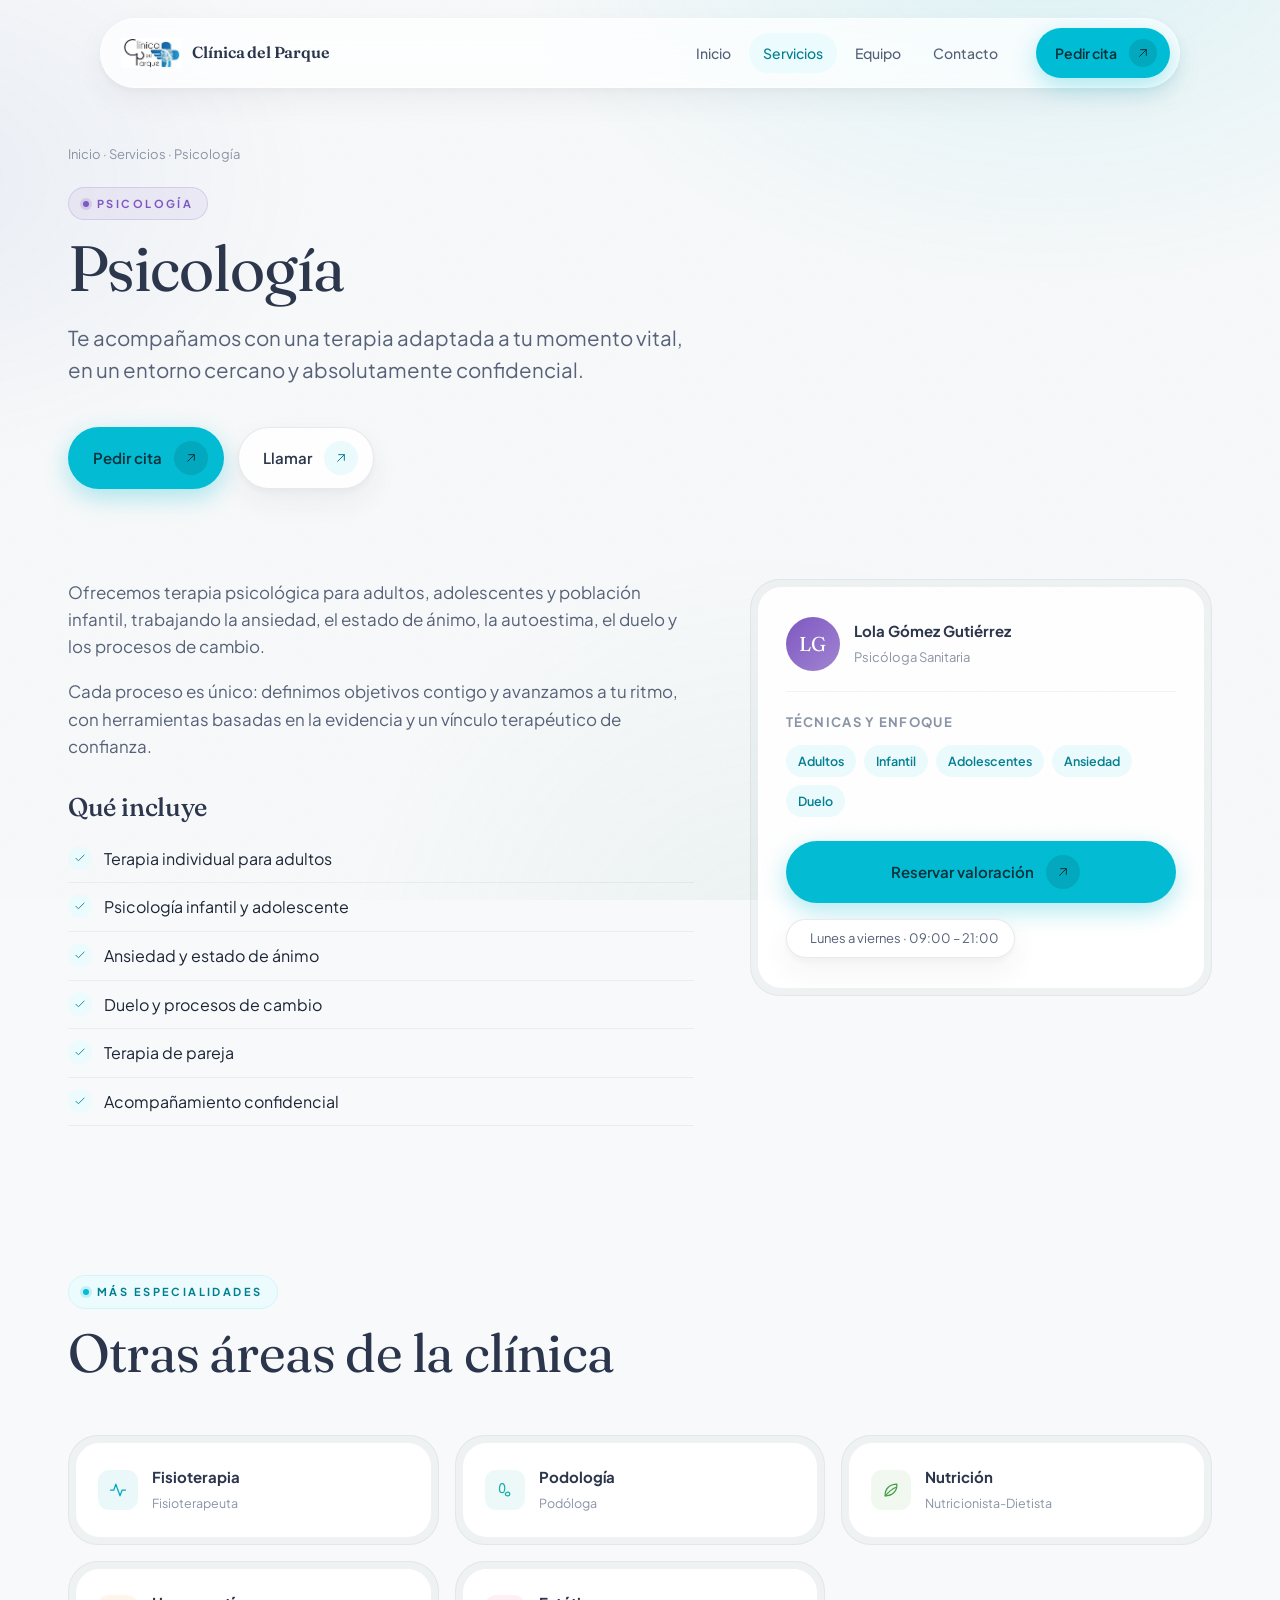
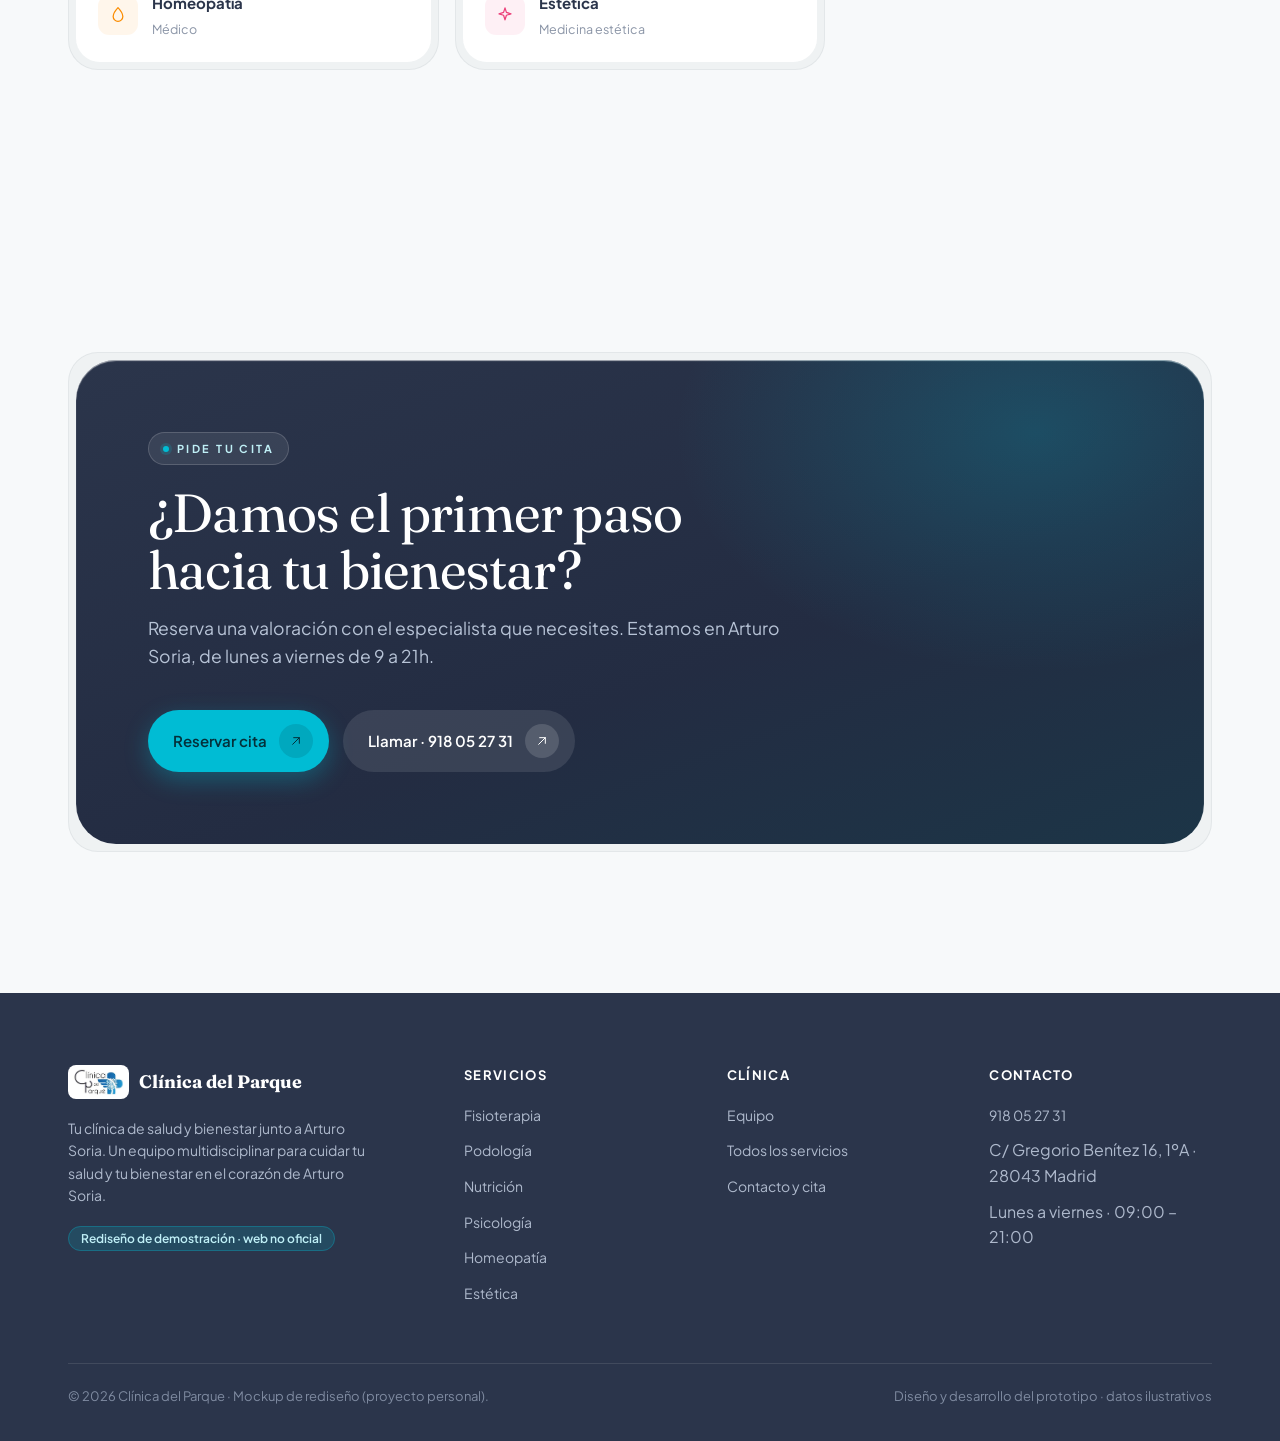
<file: web/psicologia.html>
<!DOCTYPE html>
<html lang="es">
<head>
<meta charset="UTF-8">
<meta name="viewport" content="width=device-width, initial-scale=1">
<title>Psicología en Arturo Soria · Clínica del Parque</title>
<meta name="description" content="Un espacio seguro y confidencial para tu bienestar emocional, para adultos, adolescentes y niños.">
<link rel="preconnect" href="https://fonts.googleapis.com">
<link rel="preconnect" href="https://fonts.gstatic.com" crossorigin>
<link href="https://fonts.googleapis.com/css2?family=Fraunces:ital,opsz,wght@0,9..144,400;0,9..144,500;1,9..144,400&family=Plus+Jakarta+Sans:wght@400;500;600;700&display=swap" rel="stylesheet">
<link rel="stylesheet" href="styles.css">
</head>
<body>

<div class="nav-wrap">
  <nav class="nav">
    <a class="nav-logo" href="index.html"><img src="assets/logo.jpg" alt="Clínica del Parque"><b>Clínica del Parque</b></a>
    <div class="nav-links"><a href="index.html" class="">Inicio</a><a href="servicios.html" class="active">Servicios</a><a href="equipo.html" class="">Equipo</a><a href="contacto.html" class="">Contacto</a></div>
    <div class="nav-cta"><a class="btn btn-primary" href="contacto.html">Pedir cita <span class="ic"><svg viewBox="0 0 24 24" fill="none" stroke="currentColor" stroke-width="1.5" stroke-linecap="round" stroke-linejoin="round"><path d="M7 17 17 7M8.5 7H17v8.5"/></svg></span></a></div>
    <button class="hamb" aria-label="Menú"><span></span><span></span></button>
  </nav>
</div>
<div class="menu-overlay"><a href="index.html">Inicio</a><a href="servicios.html">Servicios</a><a href="equipo.html">Equipo</a><a href="contacto.html">Contacto</a><a href="contacto.html">Pedir cita</a>
  <div class="mo-foot">918 05 27 31 · Gregorio Benítez 16 · Arturo Soria, Madrid</div>
</div>
<main>

<section class="page-hero"><div class="container">
  <div class="breadcrumb"><a href="index.html">Inicio</a> · <a href="servicios.html">Servicios</a> · Psicología</div>
  <span class="eyebrow reveal in" style="color:#7E57C2;background:#7E57C212;border-color:#7E57C230">
    <span class="dot" style="background:#7E57C2;box-shadow:0 0 0 3px #7E57C230"></span>Psicología</span>
  <h1 class="reveal in">Psicología</h1>
  <p class="lead reveal in d1">Te acompañamos con una terapia adaptada a tu momento vital, en un entorno cercano y absolutamente confidencial.</p>
  <div class="mt-cta reveal in d2"><a class="btn btn-primary" href="contacto.html">Pedir cita <span class="ic"><svg viewBox="0 0 24 24" fill="none" stroke="currentColor" stroke-width="1.5" stroke-linecap="round" stroke-linejoin="round"><path d="M7 17 17 7M8.5 7H17v8.5"/></svg></span></a>
    <a class="btn btn-ghost" href="tel:+34918052731">Llamar <span class="ic"><svg viewBox="0 0 24 24" fill="none" stroke="currentColor" stroke-width="1.5" stroke-linecap="round" stroke-linejoin="round"><path d="M7 17 17 7M8.5 7H17v8.5"/></svg></span></a></div>
</div></section>

<section class="section" style="padding-top:30px"><div class="container">
  <div class="split">
    <div class="prose reveal">
      <p>Ofrecemos terapia psicológica para adultos, adolescentes y población infantil, trabajando la ansiedad, el estado de ánimo, la autoestima, el duelo y los procesos de cambio.</p><p>Cada proceso es único: definimos objetivos contigo y avanzamos a tu ritmo, con herramientas basadas en la evidencia y un vínculo terapéutico de confianza.</p>
      <h3>Qué incluye</h3>
      <ul class="check-list"><li><span class="ck"><svg viewBox="0 0 24 24" fill="none" stroke="currentColor" stroke-width="1.5" stroke-linecap="round" stroke-linejoin="round"><path d="m5 12.5 4.2 4.2L19 7"/></svg></span>Terapia individual para adultos</li><li><span class="ck"><svg viewBox="0 0 24 24" fill="none" stroke="currentColor" stroke-width="1.5" stroke-linecap="round" stroke-linejoin="round"><path d="m5 12.5 4.2 4.2L19 7"/></svg></span>Psicología infantil y adolescente</li><li><span class="ck"><svg viewBox="0 0 24 24" fill="none" stroke="currentColor" stroke-width="1.5" stroke-linecap="round" stroke-linejoin="round"><path d="m5 12.5 4.2 4.2L19 7"/></svg></span>Ansiedad y estado de ánimo</li><li><span class="ck"><svg viewBox="0 0 24 24" fill="none" stroke="currentColor" stroke-width="1.5" stroke-linecap="round" stroke-linejoin="round"><path d="m5 12.5 4.2 4.2L19 7"/></svg></span>Duelo y procesos de cambio</li><li><span class="ck"><svg viewBox="0 0 24 24" fill="none" stroke="currentColor" stroke-width="1.5" stroke-linecap="round" stroke-linejoin="round"><path d="m5 12.5 4.2 4.2L19 7"/></svg></span>Terapia de pareja</li><li><span class="ck"><svg viewBox="0 0 24 24" fill="none" stroke="currentColor" stroke-width="1.5" stroke-linecap="round" stroke-linejoin="round"><path d="m5 12.5 4.2 4.2L19 7"/></svg></span>Acompañamiento confidencial</li></ul>
    </div>
    <div class="bezel reveal d1"><div class="core aside-card">
      <div class="pro"><div class="ph" style="background:linear-gradient(135deg,#7E57C2,#7E57C2bb)">LG</div>
        <div><b>Lola Gómez Gutiérrez</b><span>Psicóloga Sanitaria</span></div></div>
      <div style="font-size:13px;font-weight:700;text-transform:uppercase;letter-spacing:.1em;color:var(--ink-3);margin-bottom:12px">Técnicas y enfoque</div>
      <div class="tags"><span class="t">Adultos</span><span class="t">Infantil</span><span class="t">Adolescentes</span><span class="t">Ansiedad</span><span class="t">Duelo</span></div>
      <div style="margin-top:24px"><a class="btn btn-primary" href="contacto.html" style="width:100%;justify-content:center">Reservar valoración <span class="ic"><svg viewBox="0 0 24 24" fill="none" stroke="currentColor" stroke-width="1.5" stroke-linecap="round" stroke-linejoin="round"><path d="M7 17 17 7M8.5 7H17v8.5"/></svg></span></a></div>
      <div class="pill-note" style="margin-top:16px"><span style="color:#7E57C2"><svg viewBox="0 0 24 24" fill="none" stroke="currentColor" stroke-width="1.5" stroke-linecap="round" stroke-linejoin="round"><circle cx="12" cy="12" r="8.4"/><path d="M12 7.5V12l3 1.8"/></svg></span>Lunes a viernes · 09:00 – 21:00</div>
    </div></div>
  </div>
</div></section>

<section class="section" style="padding-top:0"><div class="container">
      <div class="sec-head"><span class="eyebrow"><span class="dot"></span>Más especialidades</span>
        <h2 class="title" style="margin-top:16px">Otras áreas de la clínica</h2></div>
      <div class="related"><a class="bezel reveal" href="fisioterapia.html"><div class="core rel">
          <div class="ri" style="background:#00A9C014;color:#00A9C0"><svg viewBox="0 0 24 24" fill="none" stroke="currentColor" stroke-width="1.5" stroke-linecap="round" stroke-linejoin="round"><path d="M3 12h4l2.4-7 5 14L17 12h4"/></svg></div>
          <div><b>Fisioterapia</b><span>Fisioterapeuta</span></div></div></a><a class="bezel reveal" href="podologia.html"><div class="core rel">
          <div class="ri" style="background:#12b3a614;color:#12b3a6"><svg viewBox="0 0 24 24" fill="none" stroke="currentColor" stroke-width="1.5" stroke-linecap="round" stroke-linejoin="round"><path d="M8.5 4.2c2.2 0 3.2 2.4 3.2 5.6 0 3-1.1 5.4-3.2 5.4S5.4 13 5.4 10.4 6.3 4.2 8.5 4.2Z"/><path d="M15.5 14.5c1.5 0 2.3 1 2.3 2.2s-.9 2.3-2.4 2.3-3-1-3-2.2 1.6-2.3 3.1-2.3Z"/></svg></div>
          <div><b>Podología</b><span>Podóloga</span></div></div></a><a class="bezel reveal" href="nutricion.html"><div class="core rel">
          <div class="ri" style="background:#43a04714;color:#43a047"><svg viewBox="0 0 24 24" fill="none" stroke="currentColor" stroke-width="1.5" stroke-linecap="round" stroke-linejoin="round"><path d="M5 19c-.5-8 5-14 14-14 .5 8-5 14-14 14Z"/><path d="M5 19C9.5 14 13 11 17.5 9"/></svg></div>
          <div><b>Nutrición</b><span>Nutricionista-Dietista</span></div></div></a><a class="bezel reveal" href="homeopatia.html"><div class="core rel">
          <div class="ri" style="background:#FB8C0014;color:#FB8C00"><svg viewBox="0 0 24 24" fill="none" stroke="currentColor" stroke-width="1.5" stroke-linecap="round" stroke-linejoin="round"><path d="M12 3.2s5.8 6.3 5.8 10.6a5.8 5.8 0 0 1-11.6 0C6.2 9.5 12 3.2 12 3.2Z"/></svg></div>
          <div><b>Homeopatía</b><span>Médico</span></div></div></a><a class="bezel reveal" href="estetica.html"><div class="core rel">
          <div class="ri" style="background:#EC407A14;color:#EC407A"><svg viewBox="0 0 24 24" fill="none" stroke="currentColor" stroke-width="1.5" stroke-linecap="round" stroke-linejoin="round"><path d="m12 3.4 1.7 5.5 5.5 1.7-5.5 1.7L12 17.8l-1.7-5.5L4.8 10.6l5.5-1.7L12 3.4Z"/></svg></div>
          <div><b>Estética</b><span>Medicina estética</span></div></div></a></div></div></section>

<section class="section"><div class="container">
  <div class="bezel reveal"><div class="core band-dark" style="padding:clamp(40px,6vw,72px)">
    <div style="max-width:640px;position:relative">
      <span class="eyebrow light"><span class="dot"></span>Pide tu cita</span>
      <h2 class="title" style="margin:20px 0 16px">¿Damos el primer paso hacia tu bienestar?</h2>
      <p style="font-size:1.1rem">Reserva una valoración con el especialista que necesites. Estamos en Arturo Soria, de lunes a viernes de 9 a 21h.</p>
      <div class="mt-cta">
        <a class="btn btn-primary" href="contacto.html">Reservar cita <span class="ic"><svg viewBox="0 0 24 24" fill="none" stroke="currentColor" stroke-width="1.5" stroke-linecap="round" stroke-linejoin="round"><path d="M7 17 17 7M8.5 7H17v8.5"/></svg></span></a>
        <a class="btn btn-dark" href="tel:+34918052731" style="background:rgba(255,255,255,.1)">Llamar · 918 05 27 31 <span class="ic"><svg viewBox="0 0 24 24" fill="none" stroke="currentColor" stroke-width="1.5" stroke-linecap="round" stroke-linejoin="round"><path d="M7 17 17 7M8.5 7H17v8.5"/></svg></span></a>
      </div>
    </div>
  </div></div>
</div></section>

</main>

<footer class="site">
  <div class="container">
    <div class="f-grid">
      <div>
        <div class="fl-logo"><img src="assets/logo.jpg" alt="" style="height:34px;background:#fff;border-radius:8px;padding:4px"><b>Clínica del Parque</b></div>
        <p>Tu clínica de salud y bienestar junto a Arturo Soria. Un equipo multidisciplinar para cuidar tu salud y tu bienestar en el corazón de Arturo Soria.</p>
        <div style="margin-top:18px"><span class="demo-badge">Rediseño de demostración · web no oficial</span></div>
      </div>
      <div><h4>Servicios</h4><ul><li><a href="fisioterapia.html">Fisioterapia</a></li><li><a href="podologia.html">Podología</a></li><li><a href="nutricion.html">Nutrición</a></li><li><a href="psicologia.html">Psicología</a></li><li><a href="homeopatia.html">Homeopatía</a></li><li><a href="estetica.html">Estética</a></li></ul></div>
      <div><h4>Clínica</h4><ul>
        <li><a href="equipo.html">Equipo</a></li>
        <li><a href="servicios.html">Todos los servicios</a></li>
        <li><a href="contacto.html">Contacto y cita</a></li>
      </ul></div>
      <div><h4>Contacto</h4><ul>
        <li><a href="tel:+34918052731">918 05 27 31</a></li>
        <li>C/ Gregorio Benítez 16, 1ºA · 28043 Madrid</li>
        <li>Lunes a viernes · 09:00 – 21:00</li>
      </ul></div>
    </div>
    <div class="f-bottom">
      <span>© <span data-year>2026</span> Clínica del Parque · Mockup de rediseño (proyecto personal).</span>
      <span>Diseño y desarrollo del prototipo · datos ilustrativos</span>
    </div>
  </div>
</footer>
<script src="main.js"></script>
</body>
</html>
</file>
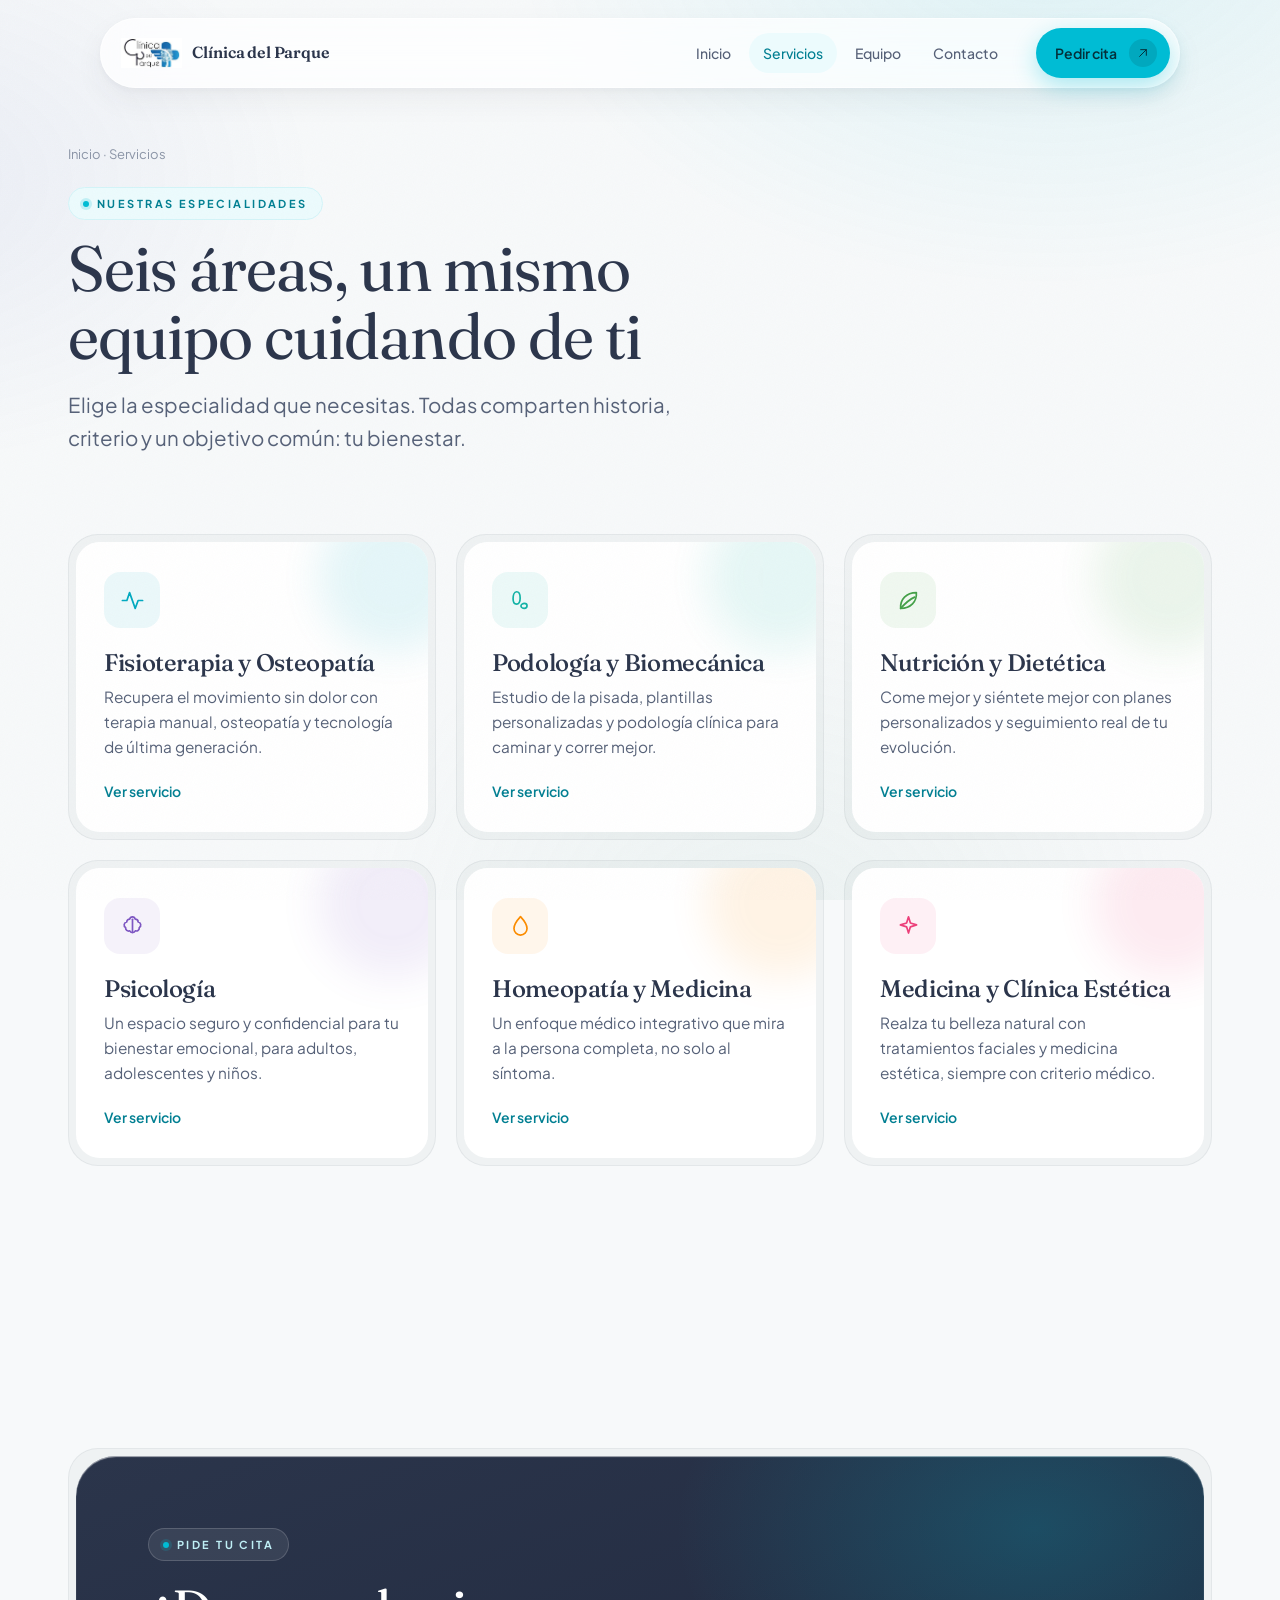
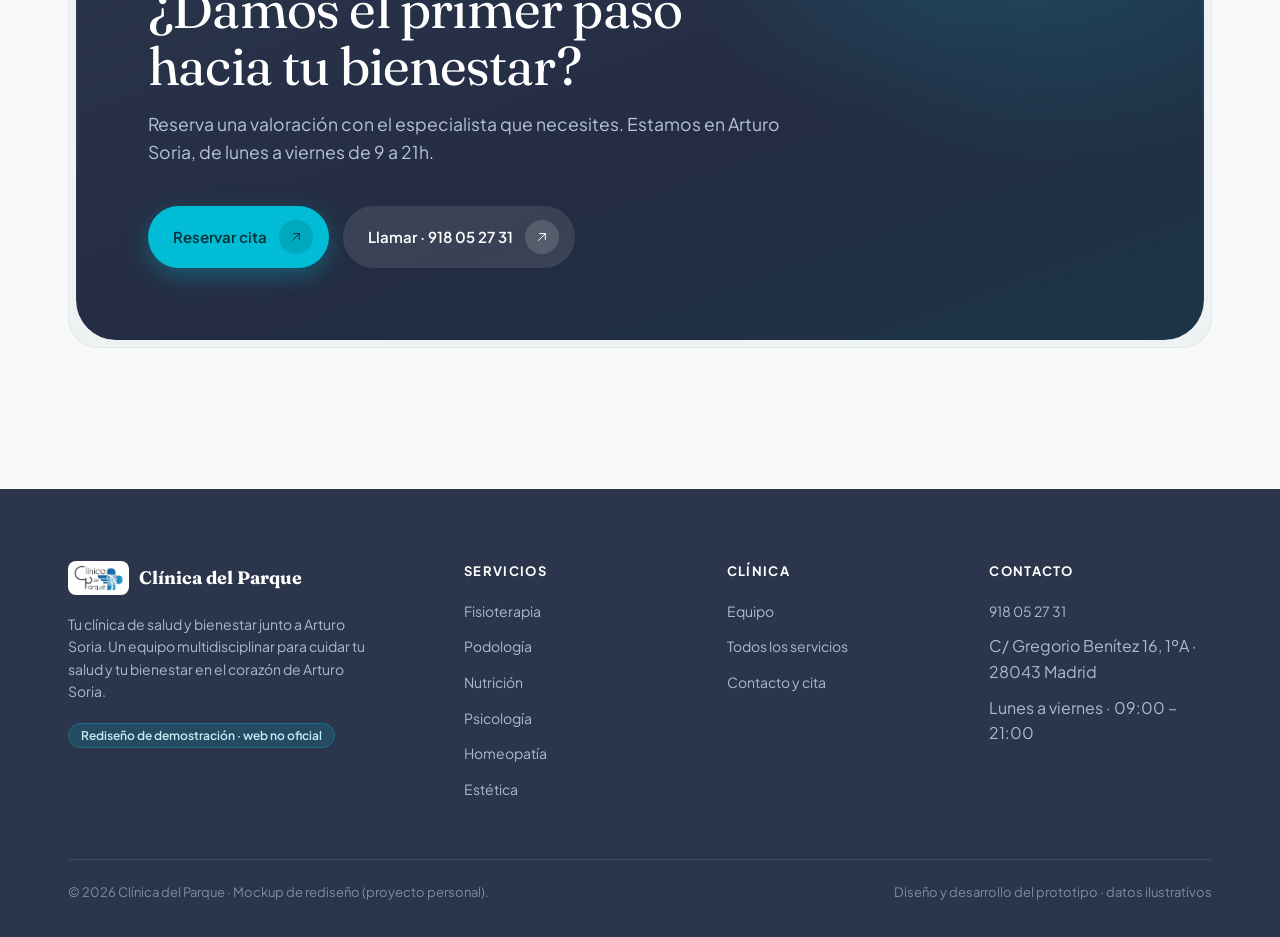
<file: web/servicios.html>
<!DOCTYPE html>
<html lang="es">
<head>
<meta charset="UTF-8">
<meta name="viewport" content="width=device-width, initial-scale=1">
<title>Servicios · Clínica del Parque</title>
<meta name="description" content="Fisioterapia y osteopatía, podología, nutrición, psicología, homeopatía y medicina estética en Arturo Soria, Madrid.">
<link rel="preconnect" href="https://fonts.googleapis.com">
<link rel="preconnect" href="https://fonts.gstatic.com" crossorigin>
<link href="https://fonts.googleapis.com/css2?family=Fraunces:ital,opsz,wght@0,9..144,400;0,9..144,500;1,9..144,400&family=Plus+Jakarta+Sans:wght@400;500;600;700&display=swap" rel="stylesheet">
<link rel="stylesheet" href="styles.css">
</head>
<body>

<div class="nav-wrap">
  <nav class="nav">
    <a class="nav-logo" href="index.html"><img src="assets/logo.jpg" alt="Clínica del Parque"><b>Clínica del Parque</b></a>
    <div class="nav-links"><a href="index.html" class="">Inicio</a><a href="servicios.html" class="active">Servicios</a><a href="equipo.html" class="">Equipo</a><a href="contacto.html" class="">Contacto</a></div>
    <div class="nav-cta"><a class="btn btn-primary" href="contacto.html">Pedir cita <span class="ic"><svg viewBox="0 0 24 24" fill="none" stroke="currentColor" stroke-width="1.5" stroke-linecap="round" stroke-linejoin="round"><path d="M7 17 17 7M8.5 7H17v8.5"/></svg></span></a></div>
    <button class="hamb" aria-label="Menú"><span></span><span></span></button>
  </nav>
</div>
<div class="menu-overlay"><a href="index.html">Inicio</a><a href="servicios.html">Servicios</a><a href="equipo.html">Equipo</a><a href="contacto.html">Contacto</a><a href="contacto.html">Pedir cita</a>
  <div class="mo-foot">918 05 27 31 · Gregorio Benítez 16 · Arturo Soria, Madrid</div>
</div>
<main>

<section class="page-hero"><div class="container">
  <div class="breadcrumb"><a href="index.html">Inicio</a> · Servicios</div>
  <span class="eyebrow reveal in"><span class="dot"></span>Nuestras especialidades</span>
  <h1 class="reveal in">Seis áreas, un mismo equipo cuidando de ti</h1>
  <p class="lead reveal in d1">Elige la especialidad que necesitas. Todas comparten historia, criterio y un objetivo común: tu bienestar.</p>
</div></section>
<section class="section" style="padding-top:20px"><div class="container">
  <div class="svc-grid"><a class="bezel reveal d1" href="fisioterapia.html">
  <div class="core svc">
    <div class="glow" style="background:#00A9C0"></div>
    <div class="svc-ic" style="background:#00A9C014;color:#00A9C0"><svg viewBox="0 0 24 24" fill="none" stroke="currentColor" stroke-width="1.5" stroke-linecap="round" stroke-linejoin="round"><path d="M3 12h4l2.4-7 5 14L17 12h4"/></svg></div>
    <h3>Fisioterapia y Osteopatía</h3>
    <p>Recupera el movimiento sin dolor con terapia manual, osteopatía y tecnología de última generación.</p>
    <span class="svc-link">Ver servicio <span class="ar"><svg viewBox="0 0 24 24" fill="none" stroke="currentColor" stroke-width="1.5" stroke-linecap="round" stroke-linejoin="round"><path d="M7 17 17 7M8.5 7H17v8.5"/></svg></span></span>
  </div>
</a><a class="bezel reveal d2" href="podologia.html">
  <div class="core svc">
    <div class="glow" style="background:#12b3a6"></div>
    <div class="svc-ic" style="background:#12b3a614;color:#12b3a6"><svg viewBox="0 0 24 24" fill="none" stroke="currentColor" stroke-width="1.5" stroke-linecap="round" stroke-linejoin="round"><path d="M8.5 4.2c2.2 0 3.2 2.4 3.2 5.6 0 3-1.1 5.4-3.2 5.4S5.4 13 5.4 10.4 6.3 4.2 8.5 4.2Z"/><path d="M15.5 14.5c1.5 0 2.3 1 2.3 2.2s-.9 2.3-2.4 2.3-3-1-3-2.2 1.6-2.3 3.1-2.3Z"/></svg></div>
    <h3>Podología y Biomecánica</h3>
    <p>Estudio de la pisada, plantillas personalizadas y podología clínica para caminar y correr mejor.</p>
    <span class="svc-link">Ver servicio <span class="ar"><svg viewBox="0 0 24 24" fill="none" stroke="currentColor" stroke-width="1.5" stroke-linecap="round" stroke-linejoin="round"><path d="M7 17 17 7M8.5 7H17v8.5"/></svg></span></span>
  </div>
</a><a class="bezel reveal d3" href="nutricion.html">
  <div class="core svc">
    <div class="glow" style="background:#43a047"></div>
    <div class="svc-ic" style="background:#43a04714;color:#43a047"><svg viewBox="0 0 24 24" fill="none" stroke="currentColor" stroke-width="1.5" stroke-linecap="round" stroke-linejoin="round"><path d="M5 19c-.5-8 5-14 14-14 .5 8-5 14-14 14Z"/><path d="M5 19C9.5 14 13 11 17.5 9"/></svg></div>
    <h3>Nutrición y Dietética</h3>
    <p>Come mejor y siéntete mejor con planes personalizados y seguimiento real de tu evolución.</p>
    <span class="svc-link">Ver servicio <span class="ar"><svg viewBox="0 0 24 24" fill="none" stroke="currentColor" stroke-width="1.5" stroke-linecap="round" stroke-linejoin="round"><path d="M7 17 17 7M8.5 7H17v8.5"/></svg></span></span>
  </div>
</a><a class="bezel reveal d1" href="psicologia.html">
  <div class="core svc">
    <div class="glow" style="background:#7E57C2"></div>
    <div class="svc-ic" style="background:#7E57C214;color:#7E57C2"><svg viewBox="0 0 24 24" fill="none" stroke="currentColor" stroke-width="1.5" stroke-linecap="round" stroke-linejoin="round"><path d="M9.5 5.4A2.6 2.6 0 0 0 6.9 8a2.7 2.7 0 0 0-1 5 2.6 2.6 0 0 0 3.6 2.8 2.7 2.7 0 0 0 5 0A2.6 2.6 0 0 0 18 13a2.7 2.7 0 0 0-1-5 2.6 2.6 0 0 0-2.6-2.6 2.5 2.5 0 0 0-4.9 0Z"/><path d="M12 5.6v11"/></svg></div>
    <h3>Psicología</h3>
    <p>Un espacio seguro y confidencial para tu bienestar emocional, para adultos, adolescentes y niños.</p>
    <span class="svc-link">Ver servicio <span class="ar"><svg viewBox="0 0 24 24" fill="none" stroke="currentColor" stroke-width="1.5" stroke-linecap="round" stroke-linejoin="round"><path d="M7 17 17 7M8.5 7H17v8.5"/></svg></span></span>
  </div>
</a><a class="bezel reveal d2" href="homeopatia.html">
  <div class="core svc">
    <div class="glow" style="background:#FB8C00"></div>
    <div class="svc-ic" style="background:#FB8C0014;color:#FB8C00"><svg viewBox="0 0 24 24" fill="none" stroke="currentColor" stroke-width="1.5" stroke-linecap="round" stroke-linejoin="round"><path d="M12 3.2s5.8 6.3 5.8 10.6a5.8 5.8 0 0 1-11.6 0C6.2 9.5 12 3.2 12 3.2Z"/></svg></div>
    <h3>Homeopatía y Medicina</h3>
    <p>Un enfoque médico integrativo que mira a la persona completa, no solo al síntoma.</p>
    <span class="svc-link">Ver servicio <span class="ar"><svg viewBox="0 0 24 24" fill="none" stroke="currentColor" stroke-width="1.5" stroke-linecap="round" stroke-linejoin="round"><path d="M7 17 17 7M8.5 7H17v8.5"/></svg></span></span>
  </div>
</a><a class="bezel reveal d3" href="estetica.html">
  <div class="core svc">
    <div class="glow" style="background:#EC407A"></div>
    <div class="svc-ic" style="background:#EC407A14;color:#EC407A"><svg viewBox="0 0 24 24" fill="none" stroke="currentColor" stroke-width="1.5" stroke-linecap="round" stroke-linejoin="round"><path d="m12 3.4 1.7 5.5 5.5 1.7-5.5 1.7L12 17.8l-1.7-5.5L4.8 10.6l5.5-1.7L12 3.4Z"/></svg></div>
    <h3>Medicina y Clínica Estética</h3>
    <p>Realza tu belleza natural con tratamientos faciales y medicina estética, siempre con criterio médico.</p>
    <span class="svc-link">Ver servicio <span class="ar"><svg viewBox="0 0 24 24" fill="none" stroke="currentColor" stroke-width="1.5" stroke-linecap="round" stroke-linejoin="round"><path d="M7 17 17 7M8.5 7H17v8.5"/></svg></span></span>
  </div>
</a></div>
</div></section>

<section class="section"><div class="container">
  <div class="bezel reveal"><div class="core band-dark" style="padding:clamp(40px,6vw,72px)">
    <div style="max-width:640px;position:relative">
      <span class="eyebrow light"><span class="dot"></span>Pide tu cita</span>
      <h2 class="title" style="margin:20px 0 16px">¿Damos el primer paso hacia tu bienestar?</h2>
      <p style="font-size:1.1rem">Reserva una valoración con el especialista que necesites. Estamos en Arturo Soria, de lunes a viernes de 9 a 21h.</p>
      <div class="mt-cta">
        <a class="btn btn-primary" href="contacto.html">Reservar cita <span class="ic"><svg viewBox="0 0 24 24" fill="none" stroke="currentColor" stroke-width="1.5" stroke-linecap="round" stroke-linejoin="round"><path d="M7 17 17 7M8.5 7H17v8.5"/></svg></span></a>
        <a class="btn btn-dark" href="tel:+34918052731" style="background:rgba(255,255,255,.1)">Llamar · 918 05 27 31 <span class="ic"><svg viewBox="0 0 24 24" fill="none" stroke="currentColor" stroke-width="1.5" stroke-linecap="round" stroke-linejoin="round"><path d="M7 17 17 7M8.5 7H17v8.5"/></svg></span></a>
      </div>
    </div>
  </div></div>
</div></section>

</main>

<footer class="site">
  <div class="container">
    <div class="f-grid">
      <div>
        <div class="fl-logo"><img src="assets/logo.jpg" alt="" style="height:34px;background:#fff;border-radius:8px;padding:4px"><b>Clínica del Parque</b></div>
        <p>Tu clínica de salud y bienestar junto a Arturo Soria. Un equipo multidisciplinar para cuidar tu salud y tu bienestar en el corazón de Arturo Soria.</p>
        <div style="margin-top:18px"><span class="demo-badge">Rediseño de demostración · web no oficial</span></div>
      </div>
      <div><h4>Servicios</h4><ul><li><a href="fisioterapia.html">Fisioterapia</a></li><li><a href="podologia.html">Podología</a></li><li><a href="nutricion.html">Nutrición</a></li><li><a href="psicologia.html">Psicología</a></li><li><a href="homeopatia.html">Homeopatía</a></li><li><a href="estetica.html">Estética</a></li></ul></div>
      <div><h4>Clínica</h4><ul>
        <li><a href="equipo.html">Equipo</a></li>
        <li><a href="servicios.html">Todos los servicios</a></li>
        <li><a href="contacto.html">Contacto y cita</a></li>
      </ul></div>
      <div><h4>Contacto</h4><ul>
        <li><a href="tel:+34918052731">918 05 27 31</a></li>
        <li>C/ Gregorio Benítez 16, 1ºA · 28043 Madrid</li>
        <li>Lunes a viernes · 09:00 – 21:00</li>
      </ul></div>
    </div>
    <div class="f-bottom">
      <span>© <span data-year>2026</span> Clínica del Parque · Mockup de rediseño (proyecto personal).</span>
      <span>Diseño y desarrollo del prototipo · datos ilustrativos</span>
    </div>
  </div>
</footer>
<script src="main.js"></script>
</body>
</html>
</file>
<file: portal/styles.css>
/* =========================================================================
   Clínica del Parque · Portal de administración interna (mockup personal)
   Sistema de diseño — branding real: cian #00BCD4 + navy #2B354B
   ========================================================================= */

:root {
  /* Marca */
  --brand:        #00BCD4;   /* cian principal */
  --brand-600:    #00a5bb;
  --brand-700:    #0089a0;
  --brand-tint:   #e6f8fb;
  --navy:         #2B354B;   /* azul pizarra — marca / sidebar */
  --navy-700:     #222a3d;
  --navy-900:     #1a2030;
  --indigo:       #3F51B5;   /* acento */

  /* Neutrales (slate) */
  --bg:           #f5f7fa;
  --surface:      #ffffff;
  --surface-2:    #fbfcfe;
  --border:       #e6eaf0;
  --border-2:     #eef1f6;
  --ink:          #1b2434;   /* texto principal */
  --ink-2:        #55617a;   /* texto secundario */
  --ink-3:        #8b95a9;   /* texto terciario / placeholder */

  /* Estados */
  --green:        #2fa96b;   --green-tint:  #e7f6ee;
  --amber:        #d98a19;   --amber-tint:  #fdf1dd;
  --red:          #d94a4a;   --red-tint:    #fbe9e9;
  --blue:         #2f7fd9;   --blue-tint:   #e6f0fb;
  --violet:       #7E57C2;   --violet-tint: #f0eafa;

  /* Sombras */
  --sh-sm: 0 1px 2px rgba(27,36,52,.06), 0 1px 1px rgba(27,36,52,.04);
  --sh:    0 4px 12px rgba(27,36,52,.07), 0 1px 3px rgba(27,36,52,.05);
  --sh-lg: 0 18px 48px rgba(27,36,52,.16), 0 4px 12px rgba(27,36,52,.08);

  /* Radios */
  --r-sm: 8px;
  --r:    12px;
  --r-lg: 16px;

  --side-w: 260px;
  --top-h:  62px;

  --font-ui:   'Open Sans', system-ui, -apple-system, sans-serif;
  --font-head: 'Zilla Slab', Georgia, serif;
  --font-num:  'Montserrat', system-ui, sans-serif;
}

* { box-sizing: border-box; }
html, body { height: 100%; }
body {
  margin: 0;
  font-family: var(--font-ui);
  color: var(--ink);
  background: var(--bg);
  font-size: 14px;
  line-height: 1.5;
  -webkit-font-smoothing: antialiased;
}
h1,h2,h3,h4 { font-family: var(--font-head); font-weight: 600; margin: 0; color: var(--ink); letter-spacing: -.01em; }
a { color: inherit; text-decoration: none; }
button { font-family: inherit; cursor: pointer; }
.num { font-family: var(--font-num); font-variant-numeric: tabular-nums; }
.mono { font-variant-numeric: tabular-nums; }

::-webkit-scrollbar { width: 10px; height: 10px; }
::-webkit-scrollbar-thumb { background: #d6dce6; border-radius: 20px; border: 3px solid var(--bg); }
::-webkit-scrollbar-thumb:hover { background: #c2cad8; }

/* ======================= LOGIN ======================= */
.login {
  min-height: 100vh; display: grid; place-items: center;
  background:
    radial-gradient(1100px 520px at 80% -10%, rgba(0,188,212,.16), transparent 60%),
    radial-gradient(900px 500px at -5% 110%, rgba(63,81,181,.14), transparent 55%),
    var(--navy);
  padding: 24px;
}
.login-card {
  width: 100%; max-width: 940px; background: var(--surface);
  border-radius: 20px; box-shadow: var(--sh-lg); overflow: hidden;
  display: grid; grid-template-columns: 1.05fr .95fr;
}
.login-aside {
  background: linear-gradient(160deg, var(--navy) 0%, #1f2942 70%, #1a3a52 100%);
  color: #eaf1f8; padding: 42px 40px; position: relative; overflow: hidden;
  display: flex; flex-direction: column; justify-content: space-between;
}
.login-aside::after {
  content: ""; position: absolute; inset: 0;
  background: radial-gradient(520px 320px at 90% 10%, rgba(0,188,212,.28), transparent 60%);
  pointer-events: none;
}
.login-aside h2 { color: #fff; font-size: 26px; line-height: 1.2; margin-bottom: 10px; position: relative; }
.login-aside p { color: #b9c6da; font-size: 14px; position: relative; max-width: 34ch; }
.login-aside .badges { display: flex; flex-wrap: wrap; gap: 8px; position: relative; }
.login-aside .badges span {
  font-size: 12px; padding: 5px 11px; border-radius: 999px;
  background: rgba(255,255,255,.08); border: 1px solid rgba(255,255,255,.14); color: #cdd8e8;
}
.login-body { padding: 40px 42px; }
.login-logo { height: 46px; margin-bottom: 26px; }
.login-body h1 { font-size: 20px; margin-bottom: 4px; }
.login-body .sub { color: var(--ink-2); font-size: 13.5px; margin-bottom: 22px; }
.field { margin-bottom: 14px; }
.field label { display: block; font-size: 12.5px; font-weight: 600; color: var(--ink-2); margin-bottom: 6px; }
.field input {
  width: 100%; padding: 11px 13px; border: 1px solid var(--border); border-radius: var(--r-sm);
  font-size: 14px; font-family: inherit; background: var(--surface-2); color: var(--ink);
  transition: border-color .15s, box-shadow .15s;
}
.field input:focus { outline: none; border-color: var(--brand); box-shadow: 0 0 0 3px var(--brand-tint); background: #fff; }
.login-hint {
  margin-top: 8px; font-size: 12.5px; color: var(--ink-3);
  background: var(--surface-2); border: 1px dashed var(--border); border-radius: var(--r-sm); padding: 10px 12px;
}
.role-grid { display: grid; grid-template-columns: 1fr 1fr; gap: 9px; margin: 6px 0 4px; }
.role-btn {
  display: flex; align-items: center; gap: 10px; text-align: left;
  padding: 11px 12px; border: 1px solid var(--border); border-radius: var(--r-sm);
  background: var(--surface); transition: all .15s; color: var(--ink);
}
.role-btn:hover { border-color: var(--brand); box-shadow: var(--sh-sm); transform: translateY(-1px); }
.role-btn .ra { width: 34px; height: 34px; border-radius: 9px; display: grid; place-items: center; color: #fff; flex: none; font-weight: 700; font-family: var(--font-num); font-size: 13px; }
.role-btn .rt { font-weight: 600; font-size: 13px; line-height: 1.15; }
.role-btn .rr { font-size: 11.5px; color: var(--ink-3); }

/* ======================= APP SHELL ======================= */
.app { display: none; min-height: 100vh; }
.app.active { display: grid; grid-template-columns: var(--side-w) 1fr; }

.sidebar {
  background: var(--navy); color: #c4cede; grid-row: 1 / -1;
  display: flex; flex-direction: column; position: sticky; top: 0; height: 100vh;
  border-right: 1px solid var(--navy-900);
}
.side-brand { padding: 16px 18px 14px; display: flex; align-items: center; gap: 11px; }
.side-brand .logo-chip { background: #fff; border-radius: 10px; padding: 6px 8px; display: grid; place-items: center; box-shadow: var(--sh-sm); }
.side-brand .logo-chip img { height: 26px; display: block; }
.side-brand .bt { font-family: var(--font-head); font-weight: 600; color: #fff; font-size: 14.5px; line-height: 1.05; }
.side-brand .bs { font-size: 11px; color: #8fa0bd; }

.side-scope {
  margin: 4px 14px 10px; padding: 9px 11px; border-radius: 10px;
  background: rgba(255,255,255,.05); border: 1px solid rgba(255,255,255,.08);
  display: flex; align-items: center; gap: 9px;
}
.side-scope .sc-dot { width: 9px; height: 9px; border-radius: 50%; flex: none; box-shadow: 0 0 0 3px rgba(255,255,255,.08); }
.side-scope .sc-t { font-size: 12px; color: #dbe4f1; font-weight: 600; line-height: 1.1; }
.side-scope .sc-s { font-size: 11px; color: #8798b6; }

.nav { flex: 1; overflow-y: auto; padding: 4px 12px 16px; }
.nav::-webkit-scrollbar-thumb { background: rgba(255,255,255,.14); border-color: transparent; }
.nav-label { font-size: 10.5px; text-transform: uppercase; letter-spacing: .09em; color: #6f7f9d; margin: 16px 10px 6px; font-weight: 700; }
.nav-item {
  display: flex; align-items: center; gap: 11px; width: 100%;
  padding: 9px 11px; border-radius: 9px; color: #c4cede; background: none; border: none;
  font-size: 13.5px; margin-bottom: 2px; transition: background .13s, color .13s; text-align: left;
}
.nav-item svg { width: 18px; height: 18px; flex: none; opacity: .85; }
.nav-item:hover { background: rgba(255,255,255,.06); color: #fff; }
.nav-item.active { background: var(--brand); color: #04303a; font-weight: 600; box-shadow: var(--sh-sm); }
.nav-item.active svg { opacity: 1; }
.nav-item .badge-n { margin-left: auto; background: rgba(255,255,255,.16); color: #fff; font-size: 11px; padding: 1px 7px; border-radius: 999px; font-family: var(--font-num); }
.nav-item.active .badge-n { background: rgba(4,48,58,.18); color: #04303a; }
.nav-item.soon { opacity: .5; cursor: default; }
.nav-item.soon:hover { background: none; color: #c4cede; }
.nav-item .soon-tag { margin-left: auto; font-size: 9.5px; text-transform: uppercase; letter-spacing: .05em; color: #8798b6; border: 1px solid rgba(255,255,255,.14); padding: 1px 6px; border-radius: 6px; }

.side-user { padding: 12px 14px; border-top: 1px solid rgba(255,255,255,.08); display: flex; align-items: center; gap: 10px; }
.side-user .av { width: 34px; height: 34px; border-radius: 50%; display: grid; place-items: center; color: #fff; font-weight: 700; font-size: 13px; font-family: var(--font-num); flex: none; }
.side-user .su-t { font-size: 12.5px; font-weight: 600; color: #fff; line-height: 1.1; }
.side-user .su-s { font-size: 11px; color: #8798b6; }
.side-user .su-out { margin-left: auto; background: none; border: none; color: #8798b6; padding: 6px; border-radius: 8px; }
.side-user .su-out:hover { color: #fff; background: rgba(255,255,255,.08); }

/* ======================= TOPBAR + MAIN ======================= */
.main { min-width: 0; display: flex; flex-direction: column; }
.topbar {
  height: var(--top-h); background: rgba(255,255,255,.85); backdrop-filter: blur(8px);
  border-bottom: 1px solid var(--border); display: flex; align-items: center; gap: 16px;
  padding: 0 22px; position: sticky; top: 0; z-index: 30;
}
.topbar .hamb { display: none; background: none; border: none; padding: 6px; border-radius: 8px; color: var(--ink-2); }
.topbar .page-t { font-family: var(--font-head); font-size: 17px; font-weight: 600; }
.topbar .page-s { color: var(--ink-3); font-size: 12.5px; }
.search {
  margin-left: auto; display: flex; align-items: center; gap: 8px; background: var(--surface-2);
  border: 1px solid var(--border); border-radius: 999px; padding: 7px 14px; width: 300px; color: var(--ink-3);
}
.search input { border: none; background: none; outline: none; font-family: inherit; font-size: 13px; width: 100%; color: var(--ink); }
.top-ic { position: relative; width: 38px; height: 38px; border-radius: 10px; border: 1px solid var(--border); background: var(--surface); display: grid; place-items: center; color: var(--ink-2); }
.top-ic:hover { border-color: var(--brand); color: var(--brand-700); }
.top-ic .dot { position: absolute; top: 8px; right: 9px; width: 7px; height: 7px; border-radius: 50%; background: var(--red); box-shadow: 0 0 0 2px #fff; }
.top-ic svg { width: 19px; height: 19px; }
.search svg { width: 17px; height: 17px; flex: none; }
.card-h > svg { width: 18px; height: 18px; color: var(--ink-2); flex: none; }
.kpi .ki svg { width: 15px; height: 15px; }

.content { padding: 24px; max-width: 1360px; width: 100%; margin: 0 auto; }
.view { animation: fade .28s ease; }
@keyframes fade { from { opacity: 0; transform: translateY(6px); } to { opacity: 1; transform: none; } }

/* ======================= PRIMITIVES ======================= */
.row { display: flex; gap: 16px; }
.grid { display: grid; gap: 16px; }
.g-2 { grid-template-columns: repeat(2, 1fr); }
.g-3 { grid-template-columns: repeat(3, 1fr); }
.g-4 { grid-template-columns: repeat(4, 1fr); }
@media (max-width: 1100px){ .g-4 { grid-template-columns: repeat(2,1fr);} .g-3{grid-template-columns:1fr 1fr;} }

.card { background: var(--surface); border: 1px solid var(--border); border-radius: var(--r); box-shadow: var(--sh-sm); }
.card-pad { padding: 18px; }
.card-h { display: flex; align-items: center; gap: 10px; padding: 15px 18px; border-bottom: 1px solid var(--border-2); }
.card-h h3 { font-size: 14.5px; }
.card-h .card-a { margin-left: auto; font-size: 12.5px; color: var(--brand-700); font-weight: 600; }
.card-h .card-a:hover { text-decoration: underline; }

.section-h { display: flex; align-items: center; gap: 12px; margin: 4px 0 16px; }
.section-h h2 { font-size: 20px; }
.section-h .sh-s { color: var(--ink-3); font-size: 13px; }
.section-h .spacer { flex: 1; }

/* KPI */
.kpi { padding: 16px 18px; }
.kpi .kl { font-size: 12.5px; color: var(--ink-2); display: flex; align-items: center; gap: 7px; }
.kpi .kl .ki { width: 26px; height: 26px; border-radius: 8px; display: grid; place-items: center; }
.kpi .kv { font-size: 27px; font-family: var(--font-num); font-weight: 700; margin: 8px 0 2px; letter-spacing: -.02em; }
.kpi .kd { font-size: 12px; font-weight: 600; display: inline-flex; align-items: center; gap: 4px; }
.kd.up { color: var(--green); } .kd.down { color: var(--red); } .kd.mut { color: var(--ink-3); font-weight: 500; }

/* Buttons */
.btn { display: inline-flex; align-items: center; gap: 7px; padding: 9px 15px; border-radius: var(--r-sm); font-size: 13px; font-weight: 600; border: 1px solid var(--border); background: var(--surface); color: var(--ink); transition: all .14s; }
.btn:hover { border-color: #d4dae4; box-shadow: var(--sh-sm); }
.btn svg { width: 16px; height: 16px; }
.btn-primary { background: var(--brand); border-color: var(--brand); color: #04303a; }
.btn-primary:hover { background: var(--brand-600); border-color: var(--brand-600); box-shadow: 0 4px 12px rgba(0,188,212,.3); }
.btn-navy { background: var(--navy); border-color: var(--navy); color: #fff; }
.btn-navy:hover { background: var(--navy-700); }
.btn-ghost { background: none; border-color: transparent; color: var(--ink-2); }
.btn-ghost:hover { background: var(--border-2); box-shadow: none; }
.btn-sm { padding: 6px 11px; font-size: 12.5px; }
.btn-block { width: 100%; justify-content: center; }

/* Pills / badges */
.pill { display: inline-flex; align-items: center; gap: 5px; padding: 3px 10px; border-radius: 999px; font-size: 11.5px; font-weight: 600; white-space: nowrap; }
.pill .pd { width: 6px; height: 6px; border-radius: 50%; }
.pill-green { background: var(--green-tint); color: #1c7a49; }
.pill-amber { background: var(--amber-tint); color: #a8660c; }
.pill-red   { background: var(--red-tint);   color: #b52f2f; }
.pill-blue  { background: var(--blue-tint);  color: #235fa6; }
.pill-violet{ background: var(--violet-tint);color: #5e3aa0; }
.pill-gray  { background: #eef1f6; color: #5c6880; }
.pill-brand { background: var(--brand-tint); color: var(--brand-700); }

.tag { font-size: 11px; padding: 2px 8px; border-radius: 6px; background: #eef1f6; color: #56617a; font-weight: 600; }

/* Avatars */
.av { border-radius: 50%; display: grid; place-items: center; color: #fff; font-weight: 700; font-family: var(--font-num); flex: none; }
.av-28 { width: 28px; height: 28px; font-size: 11px; }
.av-34 { width: 34px; height: 34px; font-size: 12.5px; }
.av-44 { width: 44px; height: 44px; font-size: 15px; }
.av-56 { width: 56px; height: 56px; font-size: 19px; }

/* Tables */
.table { width: 100%; border-collapse: collapse; }
.table th { text-align: left; font-size: 11px; text-transform: uppercase; letter-spacing: .05em; color: var(--ink-3); font-weight: 700; padding: 10px 14px; border-bottom: 1px solid var(--border); }
.table td { padding: 12px 14px; border-bottom: 1px solid var(--border-2); font-size: 13px; vertical-align: middle; }
.table tr:last-child td { border-bottom: none; }
.table tbody tr { transition: background .12s; cursor: pointer; }
.table tbody tr:hover { background: var(--surface-2); }
.cell-main { font-weight: 600; color: var(--ink); }
.cell-sub { font-size: 12px; color: var(--ink-3); }
.people { display: flex; align-items: center; gap: 10px; }

/* Chips filter */
.chips { display: flex; gap: 8px; flex-wrap: wrap; }
.chip { padding: 6px 13px; border-radius: 999px; border: 1px solid var(--border); background: var(--surface); font-size: 12.5px; font-weight: 600; color: var(--ink-2); transition: all .13s; display: inline-flex; align-items: center; gap: 6px; }
.chip:hover { border-color: #d4dae4; }
.chip.active { background: var(--navy); border-color: var(--navy); color: #fff; }
.chip .cc { width: 8px; height: 8px; border-radius: 50%; }

/* ======================= AGENDA ======================= */
.agenda { display: grid; grid-template-columns: 56px 1fr; }
.ag-head { display: grid; position: sticky; top: 0; background: var(--surface); z-index: 5; border-bottom: 1px solid var(--border); }
.ag-col-h { padding: 10px 8px; text-align: center; border-left: 1px solid var(--border-2); }
.ag-col-h .ach-n { font-weight: 700; font-size: 12.5px; }
.ag-col-h .ach-r { font-size: 11px; color: var(--ink-3); }
.ag-grid { position: relative; }
.ag-hour { height: 58px; border-bottom: 1px solid var(--border-2); position: relative; }
.ag-hour .ah-l { position: absolute; left: 0; top: -8px; width: 52px; text-align: right; padding-right: 8px; font-size: 11px; color: var(--ink-3); font-family: var(--font-num); }
.ag-cols { position: absolute; inset: 0 0 0 56px; display: grid; }
.ag-cols .ag-col { border-left: 1px solid var(--border-2); position: relative; }
.appt {
  position: absolute; left: 4px; right: 4px; border-radius: 8px; padding: 6px 9px; overflow: hidden;
  font-size: 11.5px; color: #fff; box-shadow: var(--sh-sm); cursor: pointer; transition: transform .12s, box-shadow .12s;
  border-left: 3px solid rgba(255,255,255,.5);
}
.appt:hover { transform: translateY(-1px) scale(1.01); box-shadow: var(--sh); z-index: 4; }
.appt .apt-t { font-weight: 700; }
.appt .apt-s { opacity: .92; font-size: 11px; }
.appt.cancel { opacity: .5; text-decoration: line-through; }
.appt.tentative { background-image: repeating-linear-gradient(45deg, rgba(255,255,255,.14) 0 6px, transparent 6px 12px); }

/* ======================= PATIENT 360 ======================= */
.p-head { display: flex; gap: 18px; align-items: flex-start; }
.p-head .p-meta { flex: 1; }
.p-head h2 { font-size: 22px; }
.data-list { display: grid; grid-template-columns: auto 1fr; gap: 8px 16px; font-size: 13px; }
.data-list dt { color: var(--ink-3); }
.data-list dd { margin: 0; font-weight: 600; color: var(--ink); }
.tabs { display: flex; gap: 4px; border-bottom: 1px solid var(--border); margin-bottom: 18px; }
.tab { padding: 10px 15px; font-size: 13px; font-weight: 600; color: var(--ink-2); border-bottom: 2px solid transparent; margin-bottom: -1px; background: none; border-top: none; border-left: none; border-right: none; }
.tab:hover { color: var(--ink); }
.tab.active { color: var(--brand-700); border-bottom-color: var(--brand); }

.timeline { position: relative; padding-left: 26px; }
.timeline::before { content: ""; position: absolute; left: 8px; top: 4px; bottom: 4px; width: 2px; background: var(--border); }
.tl-item { position: relative; padding-bottom: 20px; }
.tl-item::before { content: ""; position: absolute; left: -22px; top: 3px; width: 12px; height: 12px; border-radius: 50%; background: #fff; border: 2.5px solid var(--brand); }
.tl-item .tl-d { font-size: 11.5px; color: var(--ink-3); font-family: var(--font-num); }
.tl-item .tl-c { background: var(--surface); border: 1px solid var(--border); border-radius: 10px; padding: 12px 14px; margin-top: 5px; }
.tl-item .tl-t { font-weight: 600; font-size: 13.5px; display: flex; align-items: center; gap: 8px; }

/* ======================= INFORME VIEWER ======================= */
.report-layout { display: grid; grid-template-columns: 300px 1fr; gap: 18px; align-items: start; }
.report-list { max-height: 72vh; overflow-y: auto; }
.rep-item { padding: 12px 14px; border-bottom: 1px solid var(--border-2); cursor: pointer; transition: background .12s; border-left: 3px solid transparent; }
.rep-item:hover { background: var(--surface-2); }
.rep-item.active { background: var(--brand-tint); border-left-color: var(--brand); }
.rep-item .ri-t { font-weight: 600; font-size: 13px; }
.rep-item .ri-s { font-size: 11.5px; color: var(--ink-3); display: flex; justify-content: space-between; margin-top: 3px; }
.paper {
  background: #fff; border: 1px solid var(--border); border-radius: var(--r); box-shadow: var(--sh);
  padding: 40px 46px; min-height: 60vh; max-width: 780px;
}
.paper .doc-head { display: flex; justify-content: space-between; align-items: flex-start; border-bottom: 2px solid var(--navy); padding-bottom: 16px; margin-bottom: 22px; }
.paper .doc-head img { height: 38px; }
.paper h1.doc-t { font-size: 21px; margin-bottom: 3px; }
.paper .doc-sub { color: var(--ink-3); font-size: 12.5px; }
.paper .doc-grid { display: grid; grid-template-columns: 1fr 1fr; gap: 6px 24px; font-size: 12.5px; margin-bottom: 22px; background: var(--surface-2); padding: 14px 16px; border-radius: 10px; }
.paper .doc-grid b { color: var(--ink); }
.paper .doc-grid span { color: var(--ink-3); }
.paper h4.doc-sec { font-family: var(--font-num); font-size: 12px; text-transform: uppercase; letter-spacing: .07em; color: var(--brand-700); margin: 20px 0 7px; }
.paper p.doc-p { font-size: 13.5px; line-height: 1.7; color: #2e3646; margin: 0 0 10px; }
.paper .doc-sign { margin-top: 40px; display: flex; justify-content: space-between; align-items: flex-end; }
.paper .sign-line { border-top: 1.5px solid var(--ink); width: 220px; padding-top: 6px; font-size: 12px; }

/* Area panel banner */
.area-banner { border-radius: var(--r-lg); padding: 22px 24px; color: #fff; position: relative; overflow: hidden; margin-bottom: 20px; box-shadow: var(--sh); }
.area-banner::after { content: ""; position: absolute; right: -40px; top: -40px; width: 220px; height: 220px; border-radius: 50%; background: rgba(255,255,255,.12); }
.area-banner h2 { color: #fff; font-size: 22px; }
.area-banner p { color: rgba(255,255,255,.85); font-size: 13.5px; margin-top: 3px; position: relative; }
.area-banner .ab-pro { display: flex; align-items: center; gap: 10px; margin-top: 14px; position: relative; }

/* Progress / gauge bits */
.bar { height: 8px; border-radius: 999px; background: var(--border); overflow: hidden; }
.bar > span { display: block; height: 100%; border-radius: 999px; }
.eva-scale { display: flex; height: 12px; border-radius: 999px; overflow: hidden; }
.eva-scale > span { flex: 1; }
.mini-chart { width: 100%; height: 70px; display: block; }

.beforeafter { display: grid; grid-template-columns: 1fr 1fr; gap: 10px; }
.ba-img { aspect-ratio: 3/4; border-radius: 10px; display: grid; place-items: center; color: #fff; font-size: 12px; font-weight: 600; position: relative; overflow: hidden; }
.ba-img .ba-l { position: absolute; top: 8px; left: 8px; background: rgba(0,0,0,.45); padding: 2px 9px; border-radius: 999px; font-size: 10.5px; }

/* Confidential lock */
.locked { display: grid; place-items: center; padding: 40px; text-align: center; color: var(--ink-3); background: repeating-linear-gradient(45deg, var(--surface-2) 0 12px, #fff 12px 24px); border-radius: 10px; border: 1px dashed var(--border); }

/* ======================= DRAWER / MODAL ======================= */
.overlay { position: fixed; inset: 0; background: rgba(20,26,40,.42); backdrop-filter: blur(2px); z-index: 90; opacity: 0; pointer-events: none; transition: opacity .2s; }
.overlay.open { opacity: 1; pointer-events: auto; }
.drawer {
  position: fixed; top: 0; right: 0; bottom: 0; width: 440px; max-width: 92vw; background: var(--surface);
  z-index: 100; box-shadow: var(--sh-lg); transform: translateX(100%); transition: transform .28s cubic-bezier(.4,0,.2,1);
  display: flex; flex-direction: column;
}
.drawer.open { transform: none; }
.drawer-h { padding: 18px 20px; border-bottom: 1px solid var(--border); display: flex; align-items: center; gap: 12px; }
.drawer-h .dh-t { font-family: var(--font-head); font-weight: 600; font-size: 16px; }
.drawer-h .dh-x { margin-left: auto; width: 32px; height: 32px; border-radius: 8px; border: 1px solid var(--border); background: #fff; display: grid; place-items: center; color: var(--ink-2); }
.drawer-h .dh-x:hover { background: var(--border-2); }
.drawer-b { padding: 20px; overflow-y: auto; flex: 1; }
.drawer-f { padding: 14px 20px; border-top: 1px solid var(--border); display: flex; gap: 10px; }

/* Toast */
.toast-wrap { position: fixed; bottom: 22px; left: 50%; transform: translateX(-50%); z-index: 200; display: flex; flex-direction: column; gap: 8px; align-items: center; }
.toast { background: var(--navy); color: #fff; padding: 11px 18px; border-radius: 999px; font-size: 13px; font-weight: 600; box-shadow: var(--sh-lg); display: flex; align-items: center; gap: 9px; animation: toastin .3s ease; }
.toast .tk { color: var(--brand); }
@keyframes toastin { from { opacity: 0; transform: translateY(10px); } to { opacity: 1; transform: none; } }

/* Empty state */
.empty { text-align: center; padding: 48px 20px; color: var(--ink-3); }
.empty svg { width: 40px; height: 40px; opacity: .4; margin-bottom: 10px; }

/* Perms matrix */
.matrix td, .matrix th { text-align: center; }
.matrix td:first-child, .matrix th:first-child { text-align: left; }
.matrix .yes { color: var(--green); } .matrix .no { color: var(--ink-3); opacity: .5; }

/* Responsive */
.backdrop { display: none; }
@media (max-width: 900px) {
  .app.active { grid-template-columns: 1fr; }
  .sidebar { position: fixed; left: 0; top: 0; z-index: 120; transform: translateX(-100%); transition: transform .26s; width: 264px; }
  .sidebar.open { transform: none; }
  .backdrop { display: block; position: fixed; inset: 0; background: rgba(20,26,40,.4); z-index: 110; opacity: 0; pointer-events: none; transition: opacity .2s; }
  .backdrop.open { opacity: 1; pointer-events: auto; }
  .topbar .hamb { display: grid; }
  .search { display: none; }
  .login-card { grid-template-columns: 1fr; max-width: 460px; }
  .login-aside { display: none; }
  .report-layout { grid-template-columns: 1fr; }
  .report-list { max-height: none; }
  .g-2, .g-3, .g-4 { grid-template-columns: 1fr; }
  .p-head { flex-direction: column; }
  .content { padding: 16px; }
}
</file>
<file: web/styles.css>
/* =========================================================================
   Clínica del Parque · Web pública (mockup personal)
   Estética "Soft Structuralism" premium · branding real cian #00BCD4 + navy #2B354B
   Display: Fraunces · UI: Plus Jakarta Sans
   ========================================================================= */

:root {
  --brand:      #00BCD4;
  --brand-600:  #00a3ba;
  --brand-700:  #017f92;
  --brand-050:  #ecfbfd;
  --brand-100:  #d3f4f8;
  --navy:       #2B354B;
  --navy-800:   #222a3d;
  --navy-900:   #1a2030;
  --indigo:     #3F51B5;
  --sage:       #7fb6a6;

  --bg:         #f7f9fa;
  --bg-warm:    #fbfcfc;
  --ink:        #1c2536;
  --ink-2:      #566178;
  --ink-3:      #8a94a6;
  --line:       rgba(43,53,75,.10);
  --line-2:     rgba(43,53,75,.06);
  --white:      #ffffff;

  --shadow-soft: 0 2px 6px rgba(43,53,75,.04), 0 12px 30px rgba(43,53,75,.06);
  --shadow-lift: 0 8px 20px rgba(43,53,75,.08), 0 30px 60px rgba(43,53,75,.10);
  --shadow-cta:  0 8px 24px rgba(0,188,212,.32);

  --ease: cubic-bezier(.32,.72,0,1);
  --maxw: 1200px;
  --nav-h: 74px;

  --font-display: 'Fraunces', Georgia, serif;
  --font-ui: 'Plus Jakarta Sans', system-ui, sans-serif;
}

* { box-sizing: border-box; margin: 0; padding: 0; }
html { scroll-behavior: smooth; -webkit-text-size-adjust: 100%; }
body {
  font-family: var(--font-ui);
  color: var(--ink);
  background: var(--bg);
  font-size: 16px; line-height: 1.6;
  -webkit-font-smoothing: antialiased;
  overflow-x: hidden;
  cursor: default;
}
img { max-width: 100%; display: block; }
a { color: inherit; text-decoration: none; }
::selection { background: var(--brand-100); color: var(--navy); }

h1, h2, h3 { font-family: var(--font-display); font-weight: 500; line-height: 1.05; letter-spacing: -.015em; color: var(--navy); font-optical-sizing: auto; }
.serif-italic { font-style: italic; font-weight: 400; }

/* ambient background mesh */
body::before {
  content: ""; position: fixed; inset: 0; z-index: -2; pointer-events: none;
  background:
    radial-gradient(900px 600px at 82% -8%, rgba(0,188,212,.10), transparent 60%),
    radial-gradient(760px 520px at -8% 20%, rgba(63,81,181,.07), transparent 55%),
    radial-gradient(700px 700px at 60% 108%, rgba(127,182,166,.09), transparent 60%);
}
/* grain */
body::after {
  content: ""; position: fixed; inset: 0; z-index: 60; pointer-events: none; opacity: .028;
  background-image: url("data:image/svg+xml,%3Csvg xmlns='http://www.w3.org/2000/svg' width='120' height='120'%3E%3Cfilter id='n'%3E%3CfeTurbulence type='fractalNoise' baseFrequency='.9' numOctaves='3'/%3E%3C/filter%3E%3Crect width='100%25' height='100%25' filter='url(%23n)'/%3E%3C/svg%3E");
}

/* ===== cursor aura (global) ===== */
.aura {
  position: fixed; top: 0; left: 0; width: 520px; height: 520px; margin: -260px 0 0 -260px;
  border-radius: 50%; z-index: 40; pointer-events: none; will-change: transform;
  background: radial-gradient(circle, rgba(0,188,212,.20) 0%, rgba(0,188,212,.10) 34%, rgba(63,81,181,.05) 55%, transparent 72%);
  mix-blend-mode: multiply; filter: blur(6px); opacity: 0; transition: opacity .5s var(--ease);
}
.aura.on { opacity: 1; }
@media (hover: none) { .aura { display: none; } }

.container { width: 100%; max-width: var(--maxw); margin: 0 auto; padding: 0 28px; }
.section { padding: clamp(72px, 11vw, 148px) 0; position: relative; }

/* eyebrow */
.eyebrow {
  display: inline-flex; align-items: center; gap: 8px;
  font-size: 11px; font-weight: 700; text-transform: uppercase; letter-spacing: .22em;
  color: var(--brand-700); background: var(--brand-050);
  border: 1px solid var(--brand-100); padding: 7px 14px; border-radius: 999px;
}
.eyebrow .dot { width: 6px; height: 6px; border-radius: 50%; background: var(--brand); box-shadow: 0 0 0 3px rgba(0,188,212,.18); }
.eyebrow.light { color: #bfeff6; background: rgba(255,255,255,.08); border-color: rgba(255,255,255,.16); }

h1.display { font-size: clamp(2.6rem, 6.4vw, 5rem); font-weight: 400; }
h2.title { font-size: clamp(2rem, 4.4vw, 3.35rem); font-weight: 400; }
.lead { font-size: clamp(1.05rem, 1.6vw, 1.3rem); color: var(--ink-2); font-weight: 400; }
.kicker { color: var(--brand-700); font-weight: 600; }

/* ===== buttons ===== */
.btn {
  display: inline-flex; align-items: center; gap: 12px; font-family: var(--font-ui);
  font-size: 15px; font-weight: 600; padding: 13px 15px 13px 24px; border-radius: 999px;
  border: 1px solid transparent; transition: transform .5s var(--ease), box-shadow .5s var(--ease), background .3s var(--ease); cursor: pointer;
}
.btn .ic { width: 34px; height: 34px; border-radius: 50%; display: grid; place-items: center; transition: transform .5s var(--ease); }
.btn .ic svg { width: 16px; height: 16px; }
.btn:active { transform: scale(.975); }
.btn-primary { background: var(--brand); color: #04303a; box-shadow: var(--shadow-cta); }
.btn-primary .ic { background: rgba(4,48,58,.14); }
.btn-primary:hover { background: var(--brand-600); box-shadow: 0 12px 30px rgba(0,188,212,.4); }
.btn-primary:hover .ic { transform: translate(3px,-2px); }
.btn-ghost { background: var(--white); color: var(--navy); border-color: var(--line); box-shadow: var(--shadow-soft); padding-left: 24px; }
.btn-ghost .ic { background: var(--brand-050); color: var(--brand-700); }
.btn-ghost:hover { box-shadow: var(--shadow-lift); transform: translateY(-2px); }
.btn-ghost:hover .ic { transform: translate(3px,-2px); }
.btn-dark { background: var(--navy); color: #fff; }
.btn-dark .ic { background: rgba(255,255,255,.14); }
.btn-dark:hover { background: var(--navy-800); }
.btn-dark:hover .ic { transform: translate(3px,-2px); }
.btn.plain { padding: 0; gap: 9px; color: var(--brand-700); font-weight: 600; box-shadow: none; background: none; }
.btn.plain .ic { width: 26px; height: 26px; background: var(--brand-050); }
.btn.plain:hover .ic { transform: translateX(3px); }

/* ===== floating glass nav ===== */
.nav-wrap { position: fixed; top: 0; left: 0; right: 0; z-index: 80; display: flex; justify-content: center; padding: 18px 20px; transition: padding .4s var(--ease); }
.nav-wrap.scrolled { padding: 10px 20px; }
.nav {
  width: 100%; max-width: 1080px; display: flex; align-items: center; gap: 20px;
  background: rgba(255,255,255,.72); backdrop-filter: blur(18px) saturate(1.4);
  border: 1px solid rgba(255,255,255,.6); box-shadow: var(--shadow-soft);
  border-radius: 999px; padding: 9px 9px 9px 20px;
}
.nav-logo { display: flex; align-items: center; gap: 10px; }
.nav-logo img { height: 30px; mix-blend-mode: multiply; }
.nav-logo b { font-family: var(--font-display); font-weight: 600; font-size: 16px; color: var(--navy); letter-spacing: -.01em; }
.nav-links { display: flex; align-items: center; gap: 4px; margin-left: auto; }
.nav-links a { font-size: 14px; font-weight: 500; color: var(--ink-2); padding: 9px 14px; border-radius: 999px; transition: color .25s, background .25s; }
.nav-links a:hover { color: var(--navy); background: rgba(43,53,75,.05); }
.nav-links a.active { color: var(--brand-700); background: var(--brand-050); }
.nav-cta { margin-left: 4px; }
.nav-cta .btn { padding: 10px 12px 10px 18px; font-size: 14px; }
.nav-cta .btn .ic { width: 28px; height: 28px; }
.hamb { display: none; width: 44px; height: 44px; border: none; background: var(--navy); border-radius: 50%; margin-left: auto; position: relative; cursor: pointer; }
.hamb span { position: absolute; left: 13px; width: 18px; height: 2px; background: #fff; border-radius: 2px; transition: transform .45s var(--ease), opacity .3s; }
.hamb span:nth-child(1) { top: 18px; } .hamb span:nth-child(2) { top: 24px; }
body.menu-open .hamb span:nth-child(1) { transform: translateY(3px) rotate(45deg); }
body.menu-open .hamb span:nth-child(2) { transform: translateY(-3px) rotate(-45deg); }

/* mobile overlay menu */
.menu-overlay {
  position: fixed; inset: 0; z-index: 79; background: rgba(255,255,255,.85); backdrop-filter: blur(24px);
  display: flex; flex-direction: column; justify-content: center; padding: 90px 32px 40px; gap: 6px;
  opacity: 0; pointer-events: none; transition: opacity .5s var(--ease);
}
body.menu-open .menu-overlay { opacity: 1; pointer-events: auto; }
.menu-overlay a { font-family: var(--font-display); font-size: 30px; color: var(--navy); padding: 10px 0; opacity: 0; transform: translateY(24px); transition: opacity .5s var(--ease), transform .5s var(--ease); }
body.menu-open .menu-overlay a { opacity: 1; transform: none; }
body.menu-open .menu-overlay a:nth-child(1){transition-delay:.08s}
body.menu-open .menu-overlay a:nth-child(2){transition-delay:.13s}
body.menu-open .menu-overlay a:nth-child(3){transition-delay:.18s}
body.menu-open .menu-overlay a:nth-child(4){transition-delay:.23s}
body.menu-open .menu-overlay a:nth-child(5){transition-delay:.28s}
body.menu-open .menu-overlay a:nth-child(6){transition-delay:.33s}
body.menu-open .menu-overlay a:nth-child(7){transition-delay:.38s}
.menu-overlay .mo-foot { margin-top: 24px; font-family: var(--font-ui); font-size: 14px; color: var(--ink-2); }

/* ===== HERO ===== */
.hero { position: relative; min-height: 100dvh; display: flex; align-items: center; padding-top: var(--nav-h); overflow: hidden; }
.hero canvas { position: absolute; inset: 0; width: 100%; height: 100%; z-index: 0; }
.hero-veil { position: absolute; inset: 0; z-index: 1; pointer-events: none; background: linear-gradient(180deg, transparent 40%, var(--bg) 99%); }
.hero .container { position: relative; z-index: 2; }
.hero-inner { max-width: 760px; }
.hero h1 { margin: 22px 0 0; }
.hero .lead { margin: 26px 0 34px; max-width: 560px; }
.hero-cta { display: flex; gap: 14px; flex-wrap: wrap; }
.hero-meta { display: flex; gap: 30px; margin-top: 54px; flex-wrap: wrap; }
.hero-meta .hm { display: flex; flex-direction: column; }
.hero-meta .hm b { font-family: var(--font-display); font-size: 2rem; color: var(--navy); font-weight: 500; }
.hero-meta .hm span { font-size: 13px; color: var(--ink-3); }
.scroll-hint { position: absolute; bottom: 28px; left: 50%; transform: translateX(-50%); z-index: 2; color: var(--ink-3); font-size: 12px; letter-spacing: .1em; text-transform: uppercase; display: flex; flex-direction: column; align-items: center; gap: 8px; }
.scroll-hint .ln { width: 1px; height: 34px; background: linear-gradient(var(--brand), transparent); animation: drop 2s var(--ease) infinite; }
@keyframes drop { 0%{transform:scaleY(0);transform-origin:top} 50%{transform:scaleY(1);transform-origin:top} 51%{transform-origin:bottom} 100%{transform:scaleY(0);transform-origin:bottom} }

/* ===== reveal ===== */
.reveal { transition: opacity .9s var(--ease), transform .9s var(--ease), filter .9s var(--ease); }
html.js .reveal:not(.in) { opacity: 0; transform: translateY(34px); filter: blur(6px); }
.reveal.d1 { transition-delay: .08s; } .reveal.d2 { transition-delay: .16s; } .reveal.d3 { transition-delay: .24s; } .reveal.d4 { transition-delay: .32s; }

/* ===== section head ===== */
.sec-head { max-width: 620px; margin-bottom: 54px; }
.sec-head.center { margin-left: auto; margin-right: auto; text-align: center; }
.sec-head h2 { margin: 18px 0 16px; }
.sec-head p { color: var(--ink-2); font-size: 1.08rem; }

/* ===== double-bezel card ===== */
.bezel { background: rgba(43,53,75,.035); border: 1px solid var(--line-2); border-radius: 30px; padding: 7px; transition: transform .6s var(--ease), box-shadow .6s var(--ease); }
.bezel > .core { background: var(--white); border-radius: 24px; box-shadow: inset 0 1px 1px rgba(255,255,255,.6); height: 100%; }
.bezel:hover { transform: translateY(-6px); box-shadow: var(--shadow-lift); }

/* ===== services grid ===== */
.svc-grid { display: grid; grid-template-columns: repeat(3, 1fr); gap: 20px; }
.svc { padding: 30px 28px; display: flex; flex-direction: column; min-height: 290px; position: relative; overflow: hidden; }
.svc .svc-ic { width: 56px; height: 56px; border-radius: 16px; display: grid; place-items: center; margin-bottom: 22px; position: relative; }
.svc .svc-ic svg { width: 27px; height: 27px; }
.svc h3 { font-size: 1.5rem; font-weight: 500; margin-bottom: 10px; }
.svc p { color: var(--ink-2); font-size: .96rem; flex: 1; }
.svc .svc-link { margin-top: 20px; display: inline-flex; align-items: center; gap: 8px; font-size: 14px; font-weight: 600; color: var(--brand-700); }
.svc .svc-link .ar { transition: transform .4s var(--ease); }
.svc:hover .svc-link .ar { transform: translateX(4px); }
.svc .glow { position: absolute; right: -40px; top: -40px; width: 150px; height: 150px; border-radius: 50%; opacity: .1; filter: blur(20px); transition: opacity .5s; }
.svc:hover .glow { opacity: .22; }

/* ===== dark band ===== */
.band-dark, .bezel > .core.band-dark { background: linear-gradient(160deg, var(--navy) 0%, #232c42 60%, #1c3547 100%); color: #e8eef6; position: relative; overflow: hidden; border-radius: 40px; }
.band-dark::before { content: ""; position: absolute; inset: 0; background: radial-gradient(600px 400px at 85% 15%, rgba(0,188,212,.22), transparent 60%); pointer-events: none; }
.band-dark h2 { color: #fff; }
.band-dark p { color: #b7c3d6; }

/* feature list */
.feat { display: grid; grid-template-columns: repeat(2,1fr); gap: 16px 40px; }
.feat .fi { display: flex; gap: 14px; padding: 16px 0; border-bottom: 1px solid rgba(255,255,255,.09); }
.feat .fi .fn { font-family: var(--font-display); font-size: 1.1rem; color: rgba(255,255,255,.4); min-width: 38px; }
.feat .fi b { color: #fff; font-weight: 600; display: block; font-size: 1.02rem; }
.feat .fi span { color: #a9b6cb; font-size: .92rem; }

/* ===== team ===== */
.team-grid { display: grid; grid-template-columns: repeat(3,1fr); gap: 20px; }
.member { padding: 26px; text-align: center; }
.member .ph { width: 96px; height: 96px; border-radius: 50%; margin: 0 auto 18px; display: grid; place-items: center; font-family: var(--font-display); font-size: 34px; color: #fff; font-weight: 500; box-shadow: var(--shadow-soft); }
.member h3 { font-size: 1.25rem; font-weight: 500; }
.member .role { color: var(--brand-700); font-size: 13px; font-weight: 600; margin: 5px 0 12px; }
.member p { color: var(--ink-2); font-size: .9rem; }

/* ===== stats strip ===== */
.stats { display: grid; grid-template-columns: repeat(4,1fr); gap: 20px; text-align: center; }
.stats .st b { font-family: var(--font-display); font-size: clamp(2.4rem,4vw,3.4rem); color: var(--navy); font-weight: 500; display: block; }
.stats .st span { color: var(--ink-2); font-size: .92rem; }

/* ===== contact / footer ===== */
.contact-card { display: grid; grid-template-columns: 1fr 1fr; gap: 0; overflow: hidden; }
.contact-info { padding: 46px 44px; }
.contact-info .ci { display: flex; gap: 15px; padding: 16px 0; border-bottom: 1px solid var(--line-2); align-items: flex-start; }
.contact-info .ci:last-child { border-bottom: none; }
.contact-info .ci .cic { width: 42px; height: 42px; border-radius: 12px; background: var(--brand-050); color: var(--brand-700); display: grid; place-items: center; flex: none; }
.contact-info .ci .cic svg { width: 19px; height: 19px; }
.contact-info .ci b { display: block; color: var(--navy); font-size: 15px; }
.contact-info .ci span { color: var(--ink-2); font-size: 14px; }
.contact-form { padding: 46px 44px; background: var(--bg-warm); }
.field { margin-bottom: 16px; }
.field label { display: block; font-size: 13px; font-weight: 600; color: var(--ink-2); margin-bottom: 7px; }
.field input, .field textarea, .field select { width: 100%; padding: 13px 16px; border: 1px solid var(--line); border-radius: 14px; font-family: var(--font-ui); font-size: 15px; background: var(--white); color: var(--ink); transition: border-color .25s, box-shadow .25s; }
.field input:focus, .field textarea:focus, .field select:focus { outline: none; border-color: var(--brand); box-shadow: 0 0 0 4px var(--brand-050); }
.field textarea { resize: vertical; min-height: 110px; }
.map-embed { width: 100%; height: 320px; border: 0; border-radius: 24px; filter: grayscale(.2) contrast(1.05); }

/* footer */
footer.site { background: var(--navy); color: #aeb9cc; padding: 72px 0 34px; margin-top: 0; }
footer.site .f-grid { display: grid; grid-template-columns: 1.6fr 1fr 1fr 1fr; gap: 40px; }
footer.site .fl-logo { display: flex; align-items: center; gap: 10px; margin-bottom: 18px; }
footer.site .fl-logo b { font-family: var(--font-display); color: #fff; font-size: 18px; }
footer.site p { font-size: 14px; max-width: 30ch; }
footer.site h4 { color: #fff; font-family: var(--font-ui); font-size: 13px; text-transform: uppercase; letter-spacing: .1em; margin-bottom: 16px; font-weight: 700; }
footer.site ul { list-style: none; }
footer.site ul li { margin-bottom: 10px; }
footer.site ul a { font-size: 14px; color: #aeb9cc; transition: color .2s; }
footer.site ul a:hover { color: var(--brand); }
footer.site .f-bottom { margin-top: 48px; padding-top: 22px; border-top: 1px solid rgba(255,255,255,.1); display: flex; justify-content: space-between; gap: 16px; flex-wrap: wrap; font-size: 13px; color: #7f8ba1; }
.demo-badge { background: rgba(0,188,212,.16); color: #bfeff6; border: 1px solid rgba(0,188,212,.3); padding: 4px 12px; border-radius: 999px; font-size: 12px; font-weight: 600; }

/* ===== inner page hero (services etc.) ===== */
.page-hero { padding: calc(var(--nav-h) + 70px) 0 60px; position: relative; }
.page-hero .breadcrumb { font-size: 13px; color: var(--ink-3); margin-bottom: 22px; }
.page-hero .breadcrumb a:hover { color: var(--brand-700); }
.page-hero h1 { font-size: clamp(2.4rem,5vw,4rem); font-weight: 400; margin: 14px 0 20px; max-width: 16ch; }
.page-hero .lead { max-width: 620px; }
.split { display: grid; grid-template-columns: 1.15fr .85fr; gap: 56px; align-items: start; }
.prose p { color: var(--ink-2); font-size: 1.06rem; margin-bottom: 18px; }
.prose h3 { font-size: 1.6rem; margin: 34px 0 14px; font-weight: 500; }
.check-list { list-style: none; margin: 8px 0; }
.check-list li { display: flex; gap: 12px; padding: 11px 0; border-bottom: 1px solid var(--line-2); color: var(--ink); font-size: 1rem; }
.check-list li .ck { width: 24px; height: 24px; border-radius: 50%; background: var(--brand-050); color: var(--brand-700); display: grid; place-items: center; flex: none; }
.check-list li .ck svg { width: 14px; height: 14px; }
.aside-card { padding: 30px 28px; position: sticky; top: 100px; }
.aside-card .pro { display: flex; align-items: center; gap: 14px; margin-bottom: 20px; padding-bottom: 20px; border-bottom: 1px solid var(--line-2); }
.aside-card .pro .ph { width: 54px; height: 54px; border-radius: 50%; display: grid; place-items: center; color: #fff; font-family: var(--font-display); font-size: 20px; }
.aside-card .pro b { display: block; color: var(--navy); font-size: 15px; }
.aside-card .pro span { font-size: 13px; color: var(--ink-3); }
.tags { display: flex; flex-wrap: wrap; gap: 8px; }
.tags .t { font-size: 12.5px; padding: 6px 12px; border-radius: 999px; background: var(--brand-050); color: var(--brand-700); font-weight: 600; }

/* related services strip */
.related { display: grid; grid-template-columns: repeat(3,1fr); gap: 16px; }
.rel { padding: 22px 22px; display: flex; align-items: center; gap: 14px; }
.rel .ri { width: 40px; height: 40px; border-radius: 11px; display: grid; place-items: center; flex: none; }
.rel .ri svg { width: 20px; height: 20px; }
.rel b { font-size: 15px; color: var(--navy); display: block; }
.rel span { font-size: 12.5px; color: var(--ink-3); }

/* utilities */
.center { text-align: center; }
.mt-cta { margin-top: 40px; display: flex; gap: 14px; flex-wrap: wrap; }
.mt-cta.center { justify-content: center; }
.pill-note { display: inline-flex; align-items: center; gap: 8px; font-size: 13px; color: var(--ink-2); background: var(--white); border: 1px solid var(--line); padding: 8px 15px; border-radius: 999px; box-shadow: var(--shadow-soft); }

/* ===== responsive ===== */
@media (max-width: 940px) {
  .nav-links, .nav-cta { display: none; }
  .hamb { display: block; }
  .svc-grid, .team-grid, .related { grid-template-columns: 1fr 1fr; }
  .stats { grid-template-columns: 1fr 1fr; gap: 30px 20px; }
  .contact-card, .split, .feat { grid-template-columns: 1fr; }
  footer.site .f-grid { grid-template-columns: 1fr 1fr; gap: 32px; }
  .aside-card { position: static; }
  .band-dark { border-radius: 28px; }
}
@media (max-width: 600px) {
  .container { padding: 0 20px; }
  .svc-grid, .team-grid, .related, .feat { grid-template-columns: 1fr; }
  .stats { grid-template-columns: 1fr 1fr; }
  footer.site .f-grid { grid-template-columns: 1fr; }
  .hero-meta { gap: 22px; }
  .contact-info, .contact-form { padding: 30px 24px; }
}
</file>
